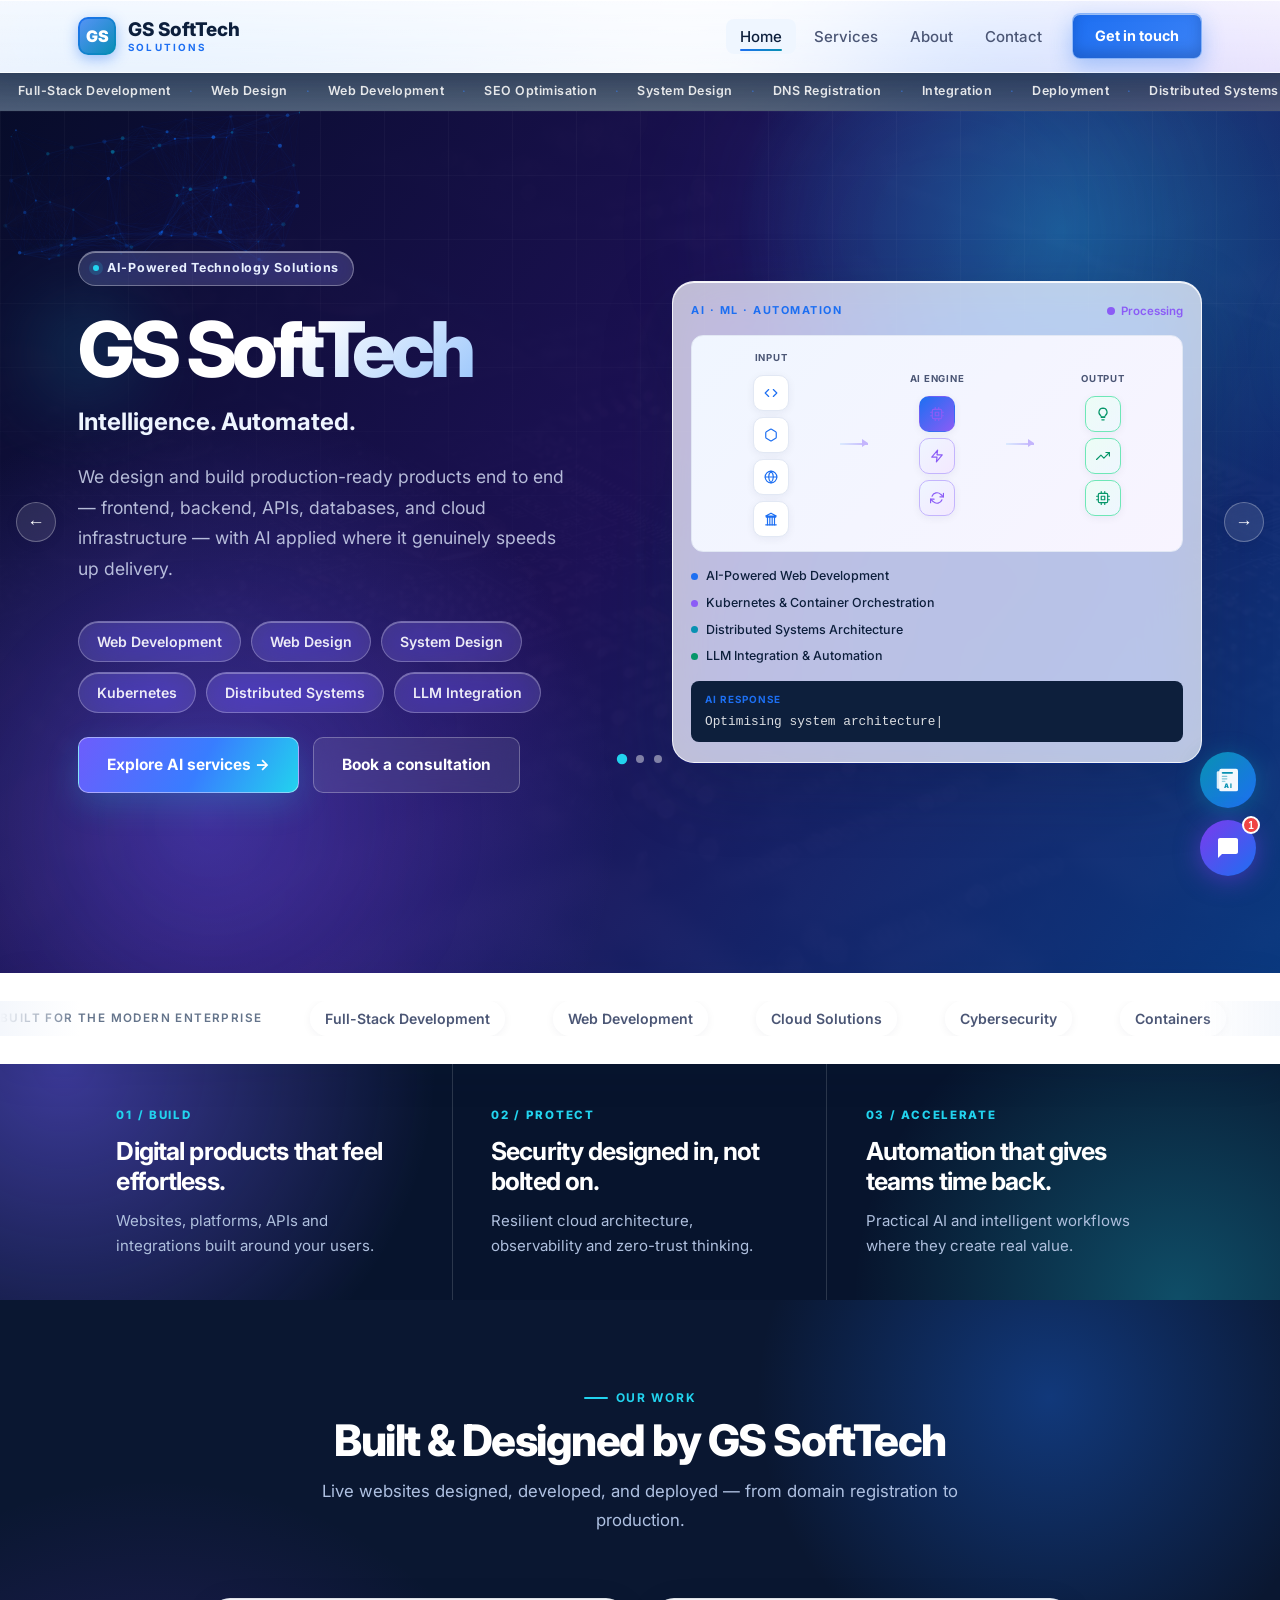
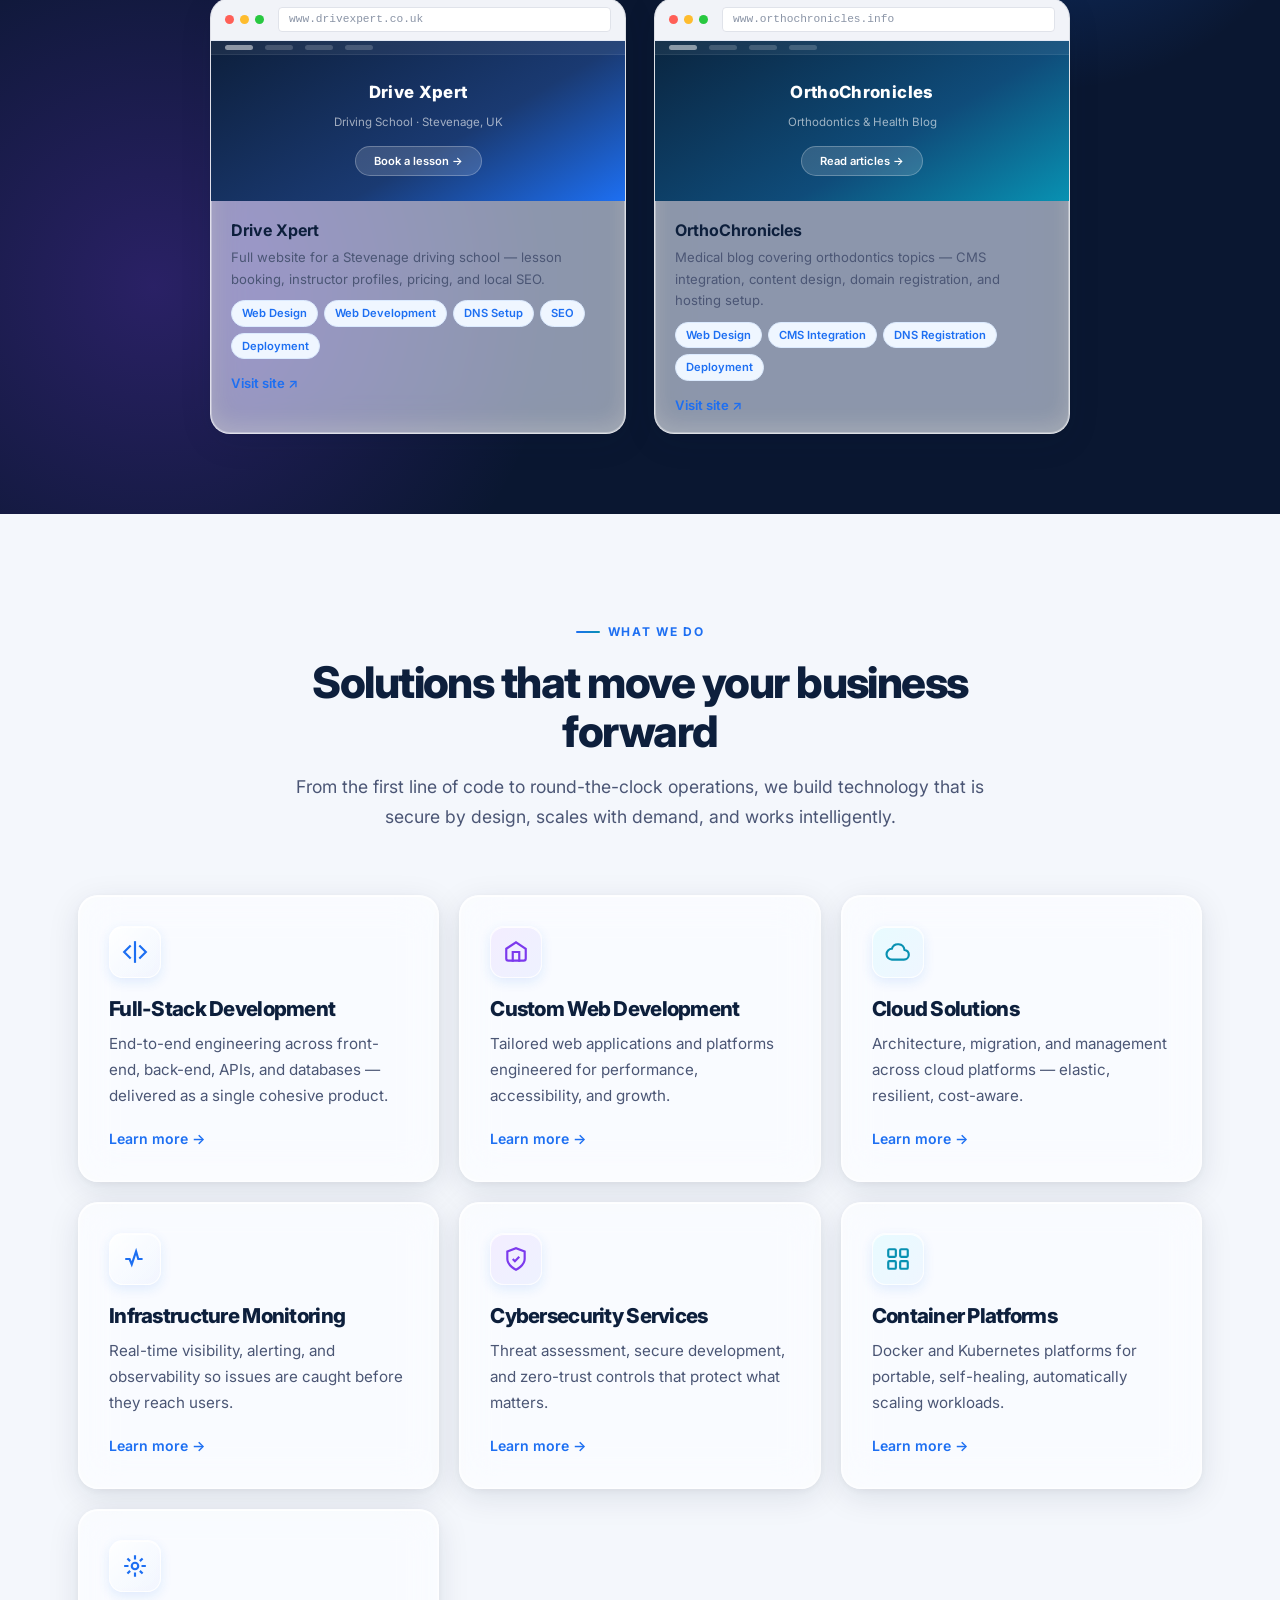
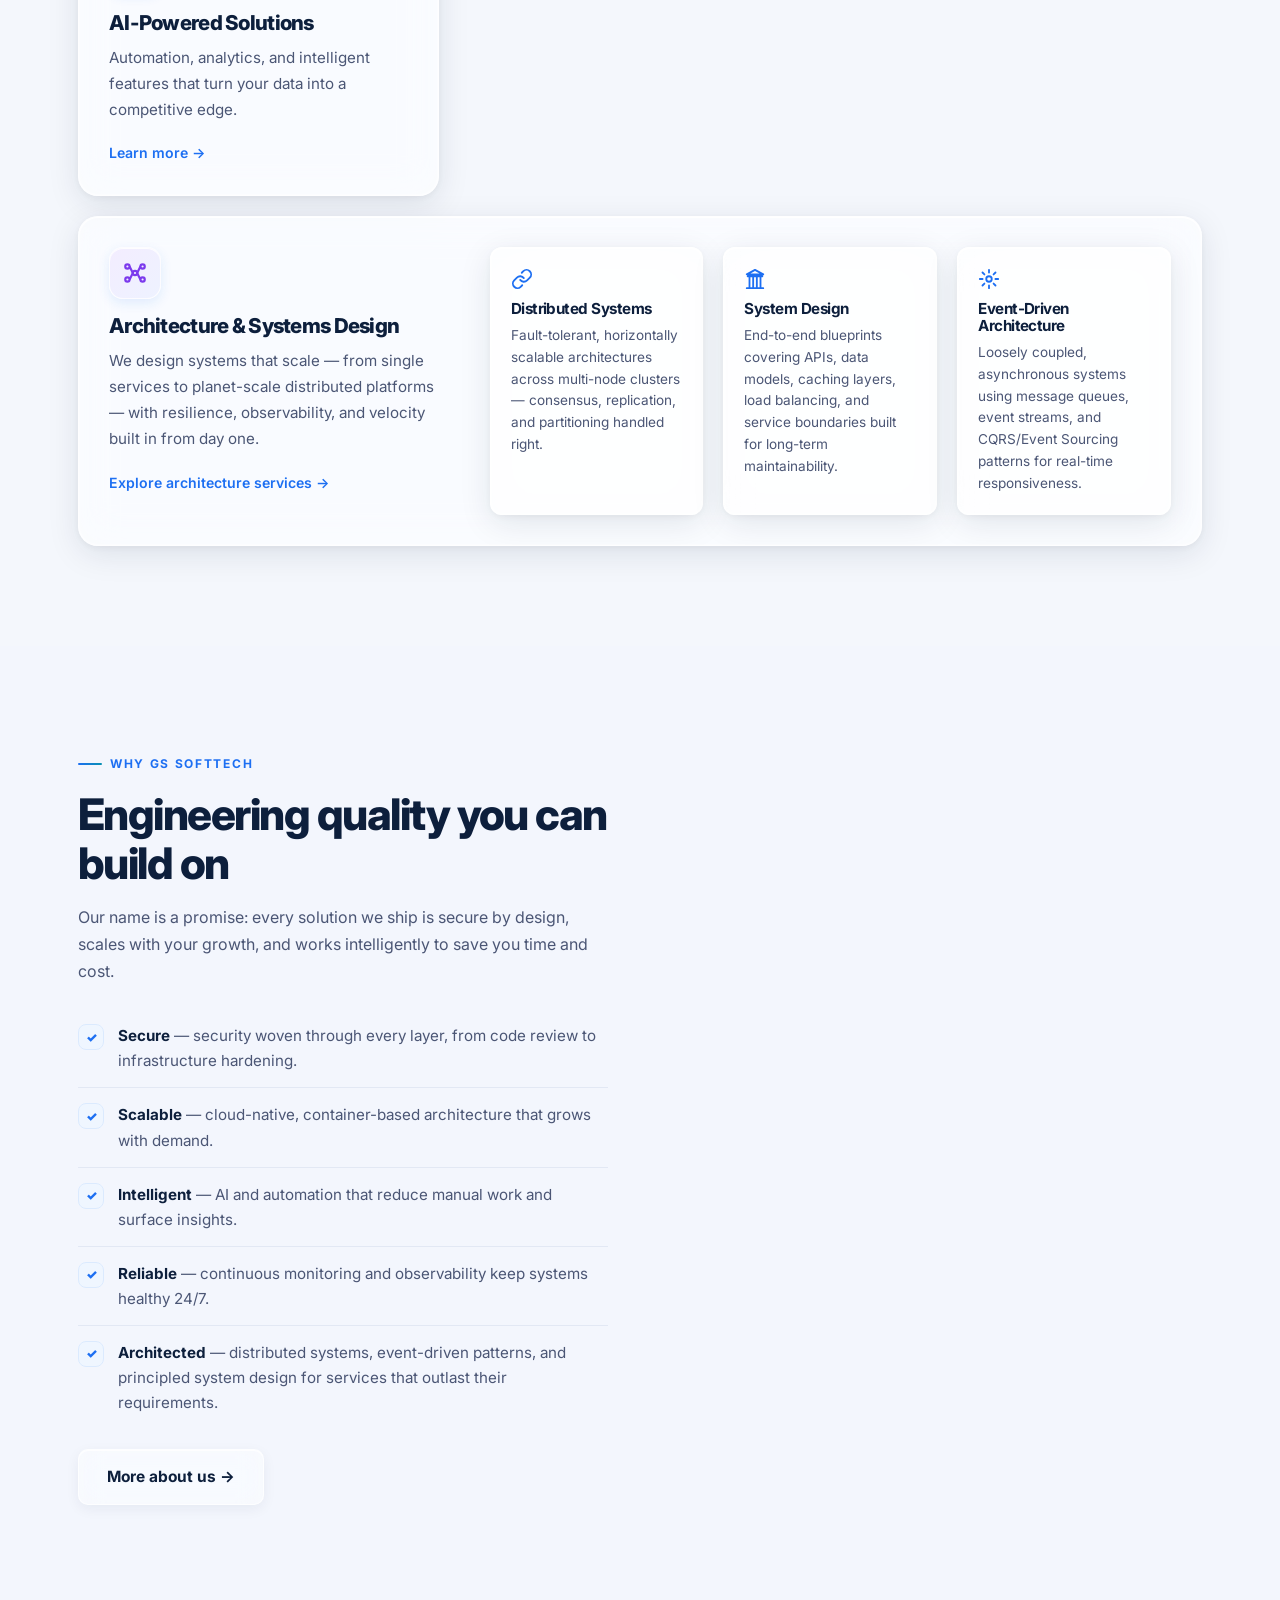
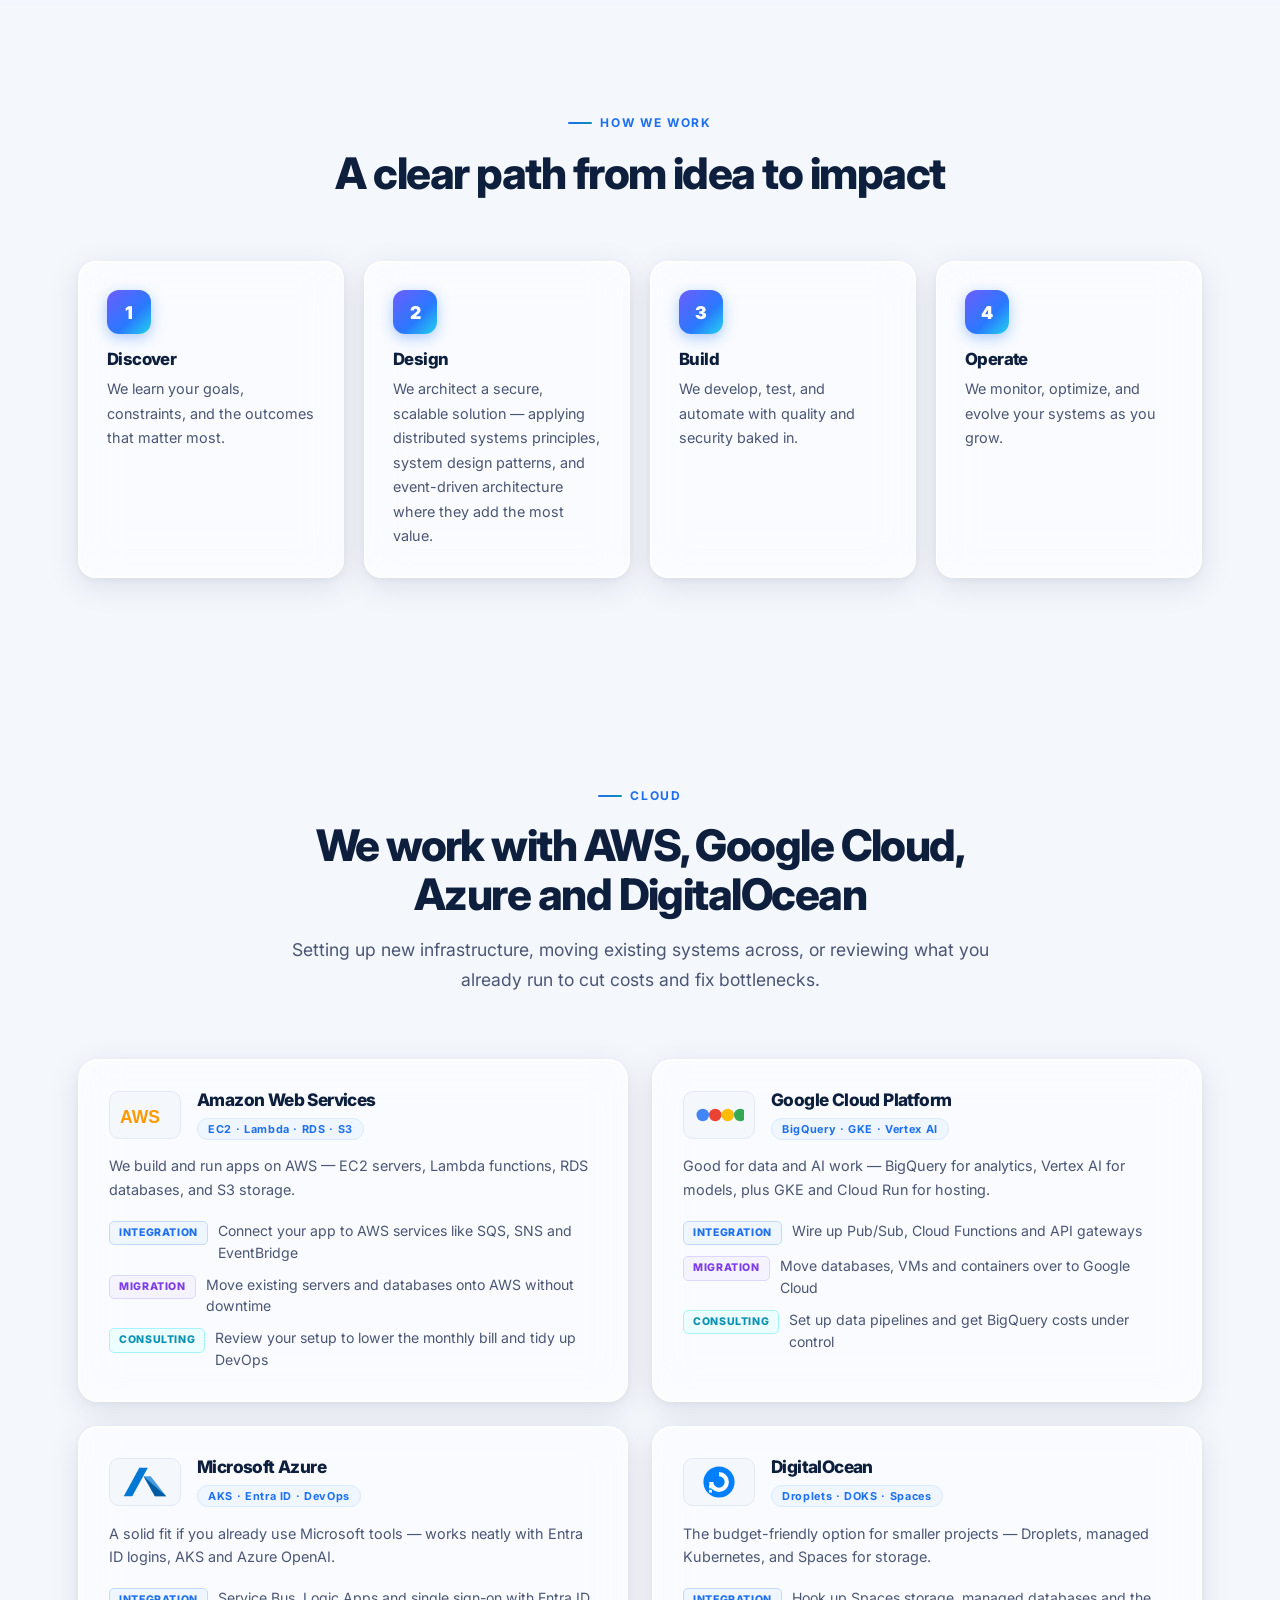
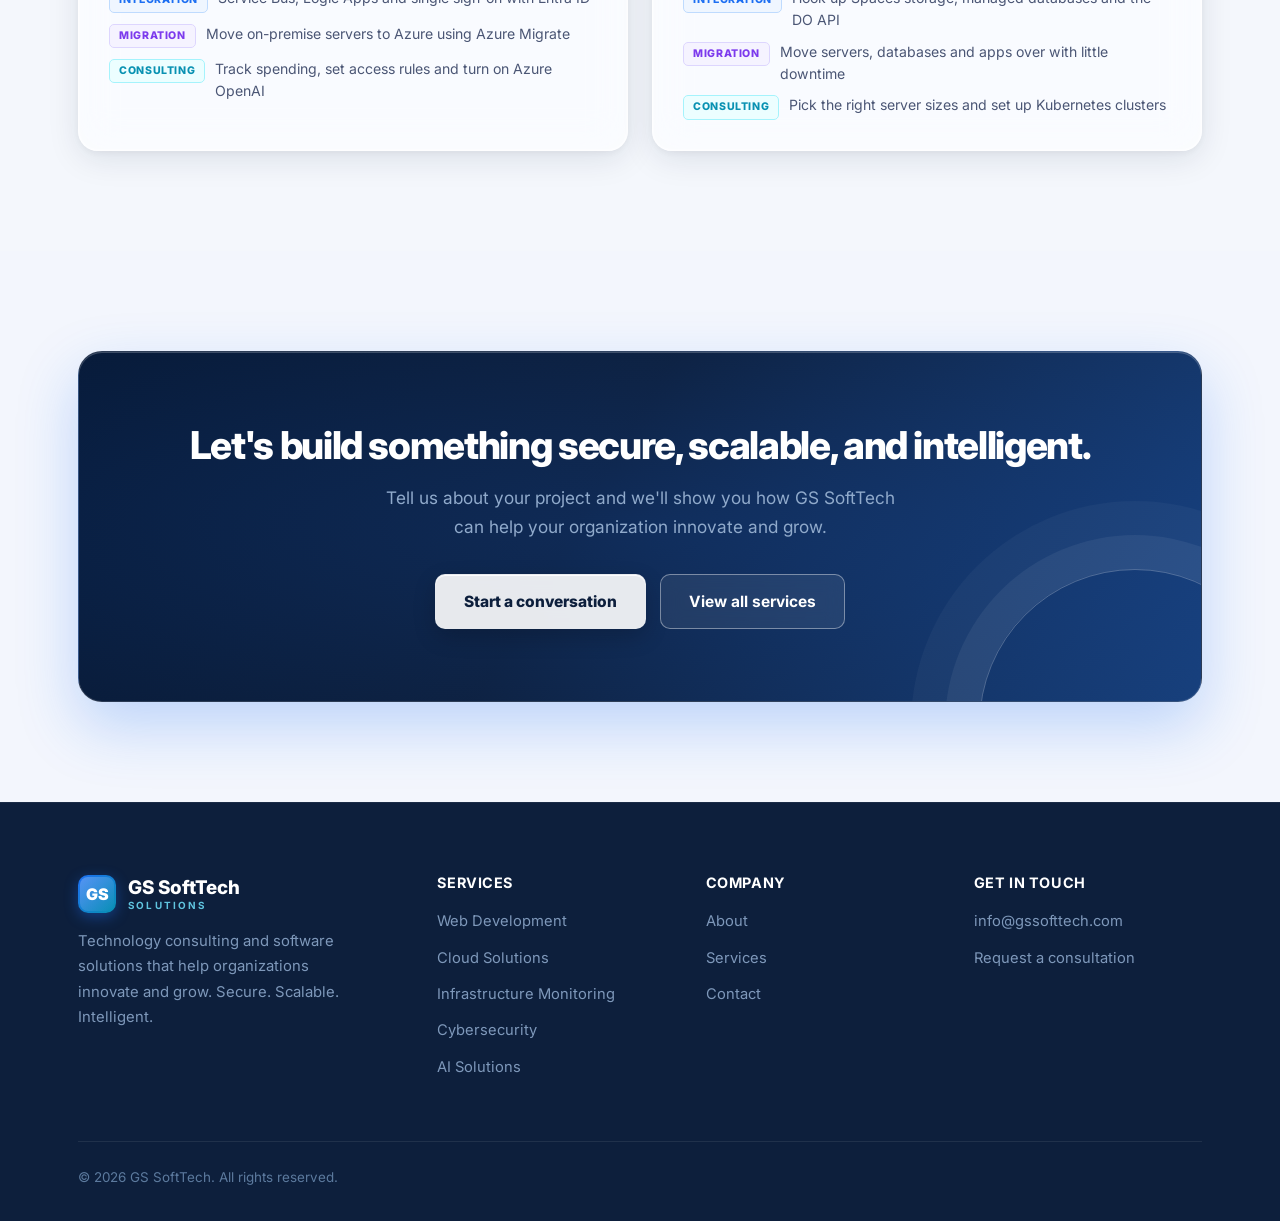
<file: index.html>
<!DOCTYPE html>
<html lang="en">
<head>
  <meta charset="UTF-8" />
  <meta name="viewport" content="width=device-width, initial-scale=1.0" />

  <!-- Primary SEO -->
  <title>GS SoftTech — Secure. Scalable. Intelligent. | Web, Cloud & AI Solutions</title>
  <meta name="description" content="GS SoftTech delivers custom web applications, cloud solutions, infrastructure monitoring, cybersecurity, Kubernetes, and AI-powered technology solutions tailored to your business needs." />
  <meta name="keywords" content="web development, cloud solutions, cybersecurity, Kubernetes, Docker, AI solutions, infrastructure monitoring, full-stack development, system design, distributed systems, GS SoftTech" />
  <meta name="author" content="GS SoftTech" />
  <meta name="robots" content="index, follow" />
  <link rel="canonical" href="https://gssofttech.com/" />

  <!-- Open Graph -->
  <meta property="og:type" content="website" />
  <meta property="og:site_name" content="GS SoftTech" />
  <meta property="og:title" content="GS SoftTech — Secure. Scalable. Intelligent." />
  <meta property="og:description" content="Custom web applications, cloud solutions, cybersecurity, Kubernetes, and AI-powered technology solutions. We build complete, production-ready products end-to-end." />
  <meta property="og:url" content="https://gssofttech.com/" />
  <meta property="og:image" content="https://gssofttech.com/assets/og-image.png" />
  <meta property="og:image:width" content="1200" />
  <meta property="og:image:height" content="630" />
  <meta property="og:locale" content="en_GB" />

  <!-- Twitter Card -->
  <meta name="twitter:card" content="summary_large_image" />
  <meta name="twitter:title" content="GS SoftTech — Secure. Scalable. Intelligent." />
  <meta name="twitter:description" content="Custom web applications, cloud solutions, cybersecurity, Kubernetes, and AI-powered technology solutions." />
  <meta name="twitter:image" content="https://gssofttech.com/assets/og-image.png" />

  <!-- Theme -->
  <meta name="theme-color" content="#1d6ff2" />

  <!-- JSON-LD: Organisation -->
  <script type="application/ld+json">
  {
    "@context": "https://schema.org",
    "@type": "Organization",
    "name": "GS SoftTech",
    "url": "https://gssofttech.com",
    "logo": "https://gssofttech.com/assets/logo.png",
    "description": "Technology consulting and software solutions — web development, cloud, cybersecurity, Kubernetes, and AI-powered systems.",
    "email": "info@gssofttech.com",
    "sameAs": [],
    "address": {
      "@type": "PostalAddress",
      "addressCountry": "GB"
    },
    "knowsAbout": ["Web Development","Cloud Computing","Cybersecurity","Kubernetes","Docker","AI Solutions","System Design","Distributed Systems"]
  }
  </script>

  <!-- JSON-LD: WebSite (enables Sitelinks search box) -->
  <script type="application/ld+json">
  {
    "@context": "https://schema.org",
    "@type": "WebSite",
    "name": "GS SoftTech",
    "url": "https://gssofttech.com"
  }
  </script>

  <!-- Google Analytics 4 -->
  <script async src="https://www.googletagmanager.com/gtag/js?id=G-J01YQ03M7Z"></script>
  <script>
    window.dataLayer = window.dataLayer || [];
    function gtag(){dataLayer.push(arguments);}
    gtag('js', new Date());
    gtag('config', 'G-J01YQ03M7Z');
  </script>

  <link rel="preconnect" href="https://fonts.googleapis.com" />
  <link rel="preconnect" href="https://fonts.gstatic.com" crossorigin />
  <link href="https://fonts.googleapis.com/css2?family=Inter:wght@400;500;600;700;800;900&display=swap" rel="stylesheet" />
  <link rel="stylesheet" href="styles.css" />
  <link rel="stylesheet" href="glass.css" />
</head>
<body>

<div id="scroll-progress"></div>

<!-- Header -->
<header class="site-header">
  <div class="container nav">
    <a href="index.html" class="brand">
      <span class="logo-mark">GS</span>
      <span class="brand-text">
        <span class="brand-name">GS SoftTech</span>
        <span class="brand-sub">Solutions</span>
      </span>
    </a>
    <ul class="nav-links" id="primary-navigation">
      <li><a href="index.html">Home</a></li>
      <li><a href="services.html">Services</a></li>
      <li><a href="about.html">About</a></li>
      <li><a href="contact.html">Contact</a></li>
      <li class="nav-cta"><a href="contact.html" class="btn btn-primary">Get in touch</a></li>
    </ul>
    <button class="nav-toggle" aria-label="Toggle menu" aria-expanded="false" aria-controls="primary-navigation"><span></span><span></span><span></span></button>
  </div>
</header>

<!-- Ticker Bar -->
<div class="ticker-bar">
  <div class="ticker-track">
    <span class="ticker-item">Full-Stack Development</span>
    <span class="ticker-sep">·</span>
    <span class="ticker-item">Web Design</span>
    <span class="ticker-sep">·</span>
    <span class="ticker-item">Web Development</span>
    <span class="ticker-sep">·</span>
    <span class="ticker-item">SEO Optimisation</span>
    <span class="ticker-sep">·</span>
    <span class="ticker-item">System Design</span>
    <span class="ticker-sep">·</span>
    <span class="ticker-item">DNS Registration</span>
    <span class="ticker-sep">·</span>
    <span class="ticker-item">Integration</span>
    <span class="ticker-sep">·</span>
    <span class="ticker-item">Deployment</span>
    <span class="ticker-sep">·</span>
    <span class="ticker-item">Distributed Systems</span>
    <span class="ticker-sep">·</span>
    <span class="ticker-item">Event-Driven Architecture</span>
    <span class="ticker-sep">·</span>
    <span class="ticker-item">Kubernetes</span>
    <span class="ticker-sep">·</span>
    <span class="ticker-item">Docker</span>
    <span class="ticker-sep">·</span>
    <span class="ticker-item">AI / ML</span>
    <span class="ticker-sep">·</span>
    <span class="ticker-item">Zero-Trust Security</span>
    <span class="ticker-sep">·</span>
    <span class="ticker-item">AWS · GCP · Azure</span>
    <span class="ticker-sep">·</span>
    <span class="ticker-item">Real-Time Observability</span>
    <span class="ticker-sep">·</span>
    <!-- duplicate for seamless loop -->
    <span class="ticker-item">Full-Stack Development</span>
    <span class="ticker-sep">·</span>
    <span class="ticker-item">Web Design</span>
    <span class="ticker-sep">·</span>
    <span class="ticker-item">Web Development</span>
    <span class="ticker-sep">·</span>
    <span class="ticker-item">SEO Optimisation</span>
    <span class="ticker-sep">·</span>
    <span class="ticker-item">System Design</span>
    <span class="ticker-sep">·</span>
    <span class="ticker-item">DNS Registration</span>
    <span class="ticker-sep">·</span>
    <span class="ticker-item">Integration</span>
    <span class="ticker-sep">·</span>
    <span class="ticker-item">Deployment</span>
    <span class="ticker-sep">·</span>
    <span class="ticker-item">Distributed Systems</span>
    <span class="ticker-sep">·</span>
    <span class="ticker-item">Event-Driven Architecture</span>
    <span class="ticker-sep">·</span>
    <span class="ticker-item">Kubernetes</span>
    <span class="ticker-sep">·</span>
    <span class="ticker-item">Docker</span>
    <span class="ticker-sep">·</span>
    <span class="ticker-item">AI / ML</span>
    <span class="ticker-sep">·</span>
    <span class="ticker-item">Zero-Trust Security</span>
    <span class="ticker-sep">·</span>
    <span class="ticker-item">AWS · GCP · Azure</span>
    <span class="ticker-sep">·</span>
    <span class="ticker-item">Real-Time Observability</span>
    <span class="ticker-sep">·</span>
  </div>
</div>

<!-- Hero -->
<section class="hero">
  <div class="hero-bg"></div>
  <canvas id="hero-canvas"></canvas>

  <div class="orb orb-1"></div>
  <div class="orb orb-2"></div>
  <div class="orb orb-3"></div>

  <!-- Slider -->
  <div class="hero-slider" id="heroSlider">

    <!-- ── Slide 1: AI Powered Solutions ── -->
    <div class="hero-slide">
      <div class="hero-grid">
        <div class="hero-copy">
          <div class="hero-badge"><span class="dot"></span>AI-Powered Technology Solutions</div>
          <h1>GS SoftTech</h1>
          <div class="tagline"><span>Intelligence. Automated.</span></div>
          <p class="lead">We design and build production-ready products end to end — frontend, backend, APIs, databases, and cloud infrastructure — with AI applied where it genuinely speeds up delivery.</p>
          <div class="slide1-skills">
            <div class="skill-pill">Web Development</div>
            <div class="skill-pill">Web Design</div>
            <div class="skill-pill">System Design</div>
            <div class="skill-pill">Kubernetes</div>
            <div class="skill-pill">Distributed Systems</div>
            <div class="skill-pill">LLM Integration</div>
          </div>
          <div class="hero-actions">
            <a href="services.html" class="btn btn-primary">Explore AI services →</a>
            <a href="contact.html" class="btn btn-ghost">Book a consultation</a>
          </div>
        </div>

        <div class="hero-visual">
          <div class="hero-card ai-card">
            <div class="ai-card-header">
              <span class="ai-label">AI · ML · Automation</span>
              <span class="ai-status"><span class="ai-pulse"></span>Processing</span>
            </div>

            <!-- Neural network visual -->
            <div class="nn-diagram">
              <!-- Input layer -->
              <div class="nn-layer">
                <div class="nn-label">Input</div>
                <div class="nn-nodes">
                  <div class="nn-node nn-input"><svg viewBox="0 0 24 24" fill="none" stroke="currentColor" stroke-width="2" stroke-linecap="round" stroke-linejoin="round" width="14" height="14"><polyline points="16 18 22 12 16 6"/><polyline points="8 6 2 12 8 18"/></svg></div>
                  <div class="nn-node nn-input"><svg viewBox="0 0 24 24" fill="none" stroke="currentColor" stroke-width="2" stroke-linecap="round" stroke-linejoin="round" width="14" height="14"><path d="M21 16V8a2 2 0 0 0-1-1.73l-7-4a2 2 0 0 0-2 0l-7 4A2 2 0 0 0 3 8v8a2 2 0 0 0 1 1.73l7 4a2 2 0 0 0 2 0l7-4A2 2 0 0 0 21 16z"/></svg></div>
                  <div class="nn-node nn-input"><svg viewBox="0 0 24 24" fill="none" stroke="currentColor" stroke-width="2" stroke-linecap="round" stroke-linejoin="round" width="14" height="14"><circle cx="12" cy="12" r="10"/><line x1="2" y1="12" x2="22" y2="12"/><path d="M12 2a15.3 15.3 0 0 1 4 10 15.3 15.3 0 0 1-4 10 15.3 15.3 0 0 1-4-10 15.3 15.3 0 0 1 4-10z"/></svg></div>
                  <div class="nn-node nn-input"><svg viewBox="0 0 24 24" fill="none" stroke="currentColor" stroke-width="2" stroke-linecap="round" stroke-linejoin="round" width="14" height="14"><path d="M3 22h18M4 9h16M12 2L3 7h18L12 2z"/><path d="M6 9v13M10 9v13M14 9v13M18 9v13"/></svg></div>
                </div>
              </div>

              <div class="nn-arrow-col">
                <div class="nn-flow-line"></div>
              </div>

              <!-- Hidden layer -->
              <div class="nn-layer">
                <div class="nn-label">AI Engine</div>
                <div class="nn-nodes">
                  <div class="nn-node nn-hidden active"><svg viewBox="0 0 24 24" fill="none" stroke="currentColor" stroke-width="2" stroke-linecap="round" stroke-linejoin="round" width="14" height="14"><rect x="4" y="4" width="16" height="16" rx="2"/><rect x="9" y="9" width="6" height="6"/><path d="M9 1v3M15 1v3M9 20v3M15 20v3M1 9h3M1 15h3M20 9h3M20 15h3"/></svg></div>
                  <div class="nn-node nn-hidden"><svg viewBox="0 0 24 24" fill="none" stroke="currentColor" stroke-width="2" stroke-linecap="round" stroke-linejoin="round" width="14" height="14"><polygon points="13 2 3 14 12 14 11 22 21 10 12 10 13 2"/></svg></div>
                  <div class="nn-node nn-hidden"><svg viewBox="0 0 24 24" fill="none" stroke="currentColor" stroke-width="2" stroke-linecap="round" stroke-linejoin="round" width="14" height="14"><polyline points="23 4 23 10 17 10"/><polyline points="1 20 1 14 7 14"/><path d="M3.51 9a9 9 0 0 1 14.85-3.36L23 10M1 14l4.64 4.36A9 9 0 0 0 20.49 15"/></svg></div>
                </div>
              </div>

              <div class="nn-arrow-col">
                <div class="nn-flow-line"></div>
              </div>

              <!-- Output layer -->
              <div class="nn-layer">
                <div class="nn-label">Output</div>
                <div class="nn-nodes">
                  <div class="nn-node nn-output"><svg viewBox="0 0 24 24" fill="none" stroke="currentColor" stroke-width="2" stroke-linecap="round" stroke-linejoin="round" width="14" height="14"><path d="M9 18h6M10 22h4M12 2a7 7 0 0 0-4 12.7c.6.5 1 1.4 1 2.3h6c0-.9.4-1.8 1-2.3A7 7 0 0 0 12 2z"/></svg></div>
                  <div class="nn-node nn-output"><svg viewBox="0 0 24 24" fill="none" stroke="currentColor" stroke-width="2" stroke-linecap="round" stroke-linejoin="round" width="14" height="14"><polyline points="23 6 13.5 15.5 8.5 10.5 1 18"/><polyline points="17 6 23 6 23 12"/></svg></div>
                  <div class="nn-node nn-output"><svg viewBox="0 0 24 24" fill="none" stroke="currentColor" stroke-width="2" stroke-linecap="round" stroke-linejoin="round" width="14" height="14"><rect x="4" y="4" width="16" height="16" rx="2"/><rect x="9" y="9" width="6" height="6"/><path d="M9 1v3M15 1v3M9 20v3M15 20v3M1 9h3M1 15h3M20 9h3M20 15h3"/></svg></div>
                </div>
              </div>
            </div>

            <!-- AI feature pills -->
            <div class="ai-features">
              <div class="ai-feat"><span class="ai-feat-dot" style="background:#1d6ff2"></span>AI-Powered Web Development</div>
              <div class="ai-feat"><span class="ai-feat-dot" style="background:#8b5cf6"></span>Kubernetes &amp; Container Orchestration</div>
              <div class="ai-feat"><span class="ai-feat-dot" style="background:#0891b2"></span>Distributed Systems Architecture</div>
              <div class="ai-feat"><span class="ai-feat-dot" style="background:#059669"></span>LLM Integration &amp; Automation</div>
            </div>

            <!-- Live output mockup -->
            <div class="ai-output">
              <div class="ai-output-label">AI Response</div>
              <div class="ai-output-text">Optimising system architecture<span class="ai-cursor">|</span></div>
            </div>
          </div>
        </div>
      </div>
    </div>

    <!-- ── Slide 2: Skills & Expertise ── -->
    <div class="hero-slide">
      <div class="hero-grid">
        <div class="hero-copy">
          <div class="hero-badge"><span class="dot"></span>Web Design · Development · Infrastructure</div>
          <h1>GS SoftTech</h1>
          <div class="tagline"><span>Design. Build. Deploy.</span></div>
          <p class="lead">End-to-end delivery — from UI design and SEO to DNS setup, cloud deployment, and third-party integrations.</p>
          <div class="slide1-skills">
            <div class="skill-pill">Web Design</div>
            <div class="skill-pill">Web Development</div>
            <div class="skill-pill">SEO</div>
            <div class="skill-pill">System Design</div>
            <div class="skill-pill">DNS Registration</div>
            <div class="skill-pill">Integration</div>
            <div class="skill-pill">Deployment</div>
          </div>
          <div class="hero-actions">
            <a href="services.html" class="btn btn-primary">View services →</a>
            <a href="contact.html" class="btn btn-ghost">Start a project</a>
          </div>
        </div>

        <div class="hero-visual">
          <div class="hero-card pipeline-card">
            <div class="pipeline-label">End-to-end project journey</div>
            <div class="pipeline-diagram">

              <div class="pipe-node pipe-node--top">
                <div class="pipe-icon-wrap" style="background:linear-gradient(135deg,#667eea,#764ba2)"><svg viewBox="0 0 24 24" fill="none" stroke="currentColor" stroke-width="2" stroke-linecap="round" stroke-linejoin="round" width="20" height="20"><path d="M12 19l7-7 3 3-7 7-3-3z"/><path d="M18 13l-1.5-7.5L2 2l3.5 14.5L13 18l5-5z"/><path d="M2 2l7.586 7.586"/><circle cx="11" cy="11" r="2"/></svg></div>
                <div class="pipe-text">
                  <strong>Web Design</strong>
                  <span>UI/UX · Branding · Responsive</span>
                </div>
              </div>

              <div class="pipe-connector"><div class="pipe-line"></div><div class="pipe-arrow">↓</div></div>

              <div class="pipe-row">
                <div class="pipe-node pipe-node--side">
                  <div class="pipe-icon-wrap" style="background:linear-gradient(135deg,#1d6ff2,#0891b2)"><svg viewBox="0 0 24 24" fill="none" stroke="currentColor" stroke-width="2" stroke-linecap="round" stroke-linejoin="round" width="20" height="20"><polyline points="16 18 22 12 16 6"/><polyline points="8 6 2 12 8 18"/></svg></div>
                  <div class="pipe-text">
                    <strong>Development</strong>
                    <span>HTML · CSS · JS</span>
                  </div>
                </div>
                <div class="pipe-mid">
                  <div class="pipe-mid-badge">
                    <span class="pipe-mid-icon"><svg viewBox="0 0 24 24" fill="none" stroke="currentColor" stroke-width="2" stroke-linecap="round" stroke-linejoin="round" width="14" height="14"><circle cx="11" cy="11" r="8"/><line x1="21" y1="21" x2="16.65" y2="16.65"/></svg></span>
                    <span>SEO</span>
                  </div>
                </div>
                <div class="pipe-node pipe-node--side">
                  <div class="pipe-icon-wrap" style="background:linear-gradient(135deg,#0d9488,#0891b2)"><svg viewBox="0 0 24 24" fill="none" stroke="currentColor" stroke-width="2" stroke-linecap="round" stroke-linejoin="round" width="20" height="20"><path d="M3 22h18M4 9h16M12 2L3 7h18L12 2z"/><path d="M6 9v13M10 9v13M14 9v13M18 9v13"/></svg></div>
                  <div class="pipe-text">
                    <strong>System Design</strong>
                    <span>Architecture · Scale</span>
                  </div>
                </div>
              </div>

              <div class="pipe-connector"><div class="pipe-line"></div><div class="pipe-arrow">↓</div></div>

              <div class="pipe-row">
                <div class="pipe-node pipe-node--side">
                  <div class="pipe-icon-wrap" style="background:linear-gradient(135deg,#f59e0b,#ef4444)"><svg viewBox="0 0 24 24" fill="none" stroke="currentColor" stroke-width="2" stroke-linecap="round" stroke-linejoin="round" width="20" height="20"><circle cx="12" cy="12" r="10"/><line x1="2" y1="12" x2="22" y2="12"/><path d="M12 2a15.3 15.3 0 0 1 4 10 15.3 15.3 0 0 1-4 10 15.3 15.3 0 0 1-4-10 15.3 15.3 0 0 1 4-10z"/></svg></div>
                  <div class="pipe-text">
                    <strong>DNS Setup</strong>
                    <span>Domain · SSL · CDN</span>
                  </div>
                </div>
                <div class="pipe-mid-line"></div>
                <div class="pipe-node pipe-node--side">
                  <div class="pipe-icon-wrap" style="background:linear-gradient(135deg,#8b5cf6,#ec4899)"><svg viewBox="0 0 24 24" fill="none" stroke="currentColor" stroke-width="2" stroke-linecap="round" stroke-linejoin="round" width="20" height="20"><path d="M10 13a5 5 0 0 0 7.54.54l3-3a5 5 0 0 0-7.07-7.07l-1.72 1.71"/><path d="M14 11a5 5 0 0 0-7.54-.54l-3 3a5 5 0 0 0 7.07 7.07l1.71-1.71"/></svg></div>
                  <div class="pipe-text">
                    <strong>Integration</strong>
                    <span>APIs · CMS · Analytics</span>
                  </div>
                </div>
              </div>

              <div class="pipe-connector"><div class="pipe-line"></div><div class="pipe-arrow">↓</div></div>

              <div class="pipe-node pipe-node--bottom">
                <div class="pipe-icon-wrap" style="background:linear-gradient(135deg,#059669,#10b981)"><svg viewBox="0 0 24 24" fill="none" stroke="currentColor" stroke-width="2" stroke-linecap="round" stroke-linejoin="round" width="20" height="20"><path d="M4.5 16.5c-1.5 1.26-2 5-2 5s3.74-.5 5-2c.71-.84.7-2.13-.09-2.91a2.18 2.18 0 0 0-2.91-.09z"/><path d="M12 15l-3-3a22 22 0 0 1 2-3.95A12.88 12.88 0 0 1 22 2c0 2.72-.78 7.5-6 11a22.35 22.35 0 0 1-4 2z"/><path d="M9 12H4s.55-3.03 2-4c1.62-1.08 5 0 5 0"/><path d="M12 15v5s3.03-.55 4-2c1.08-1.62 0-5 0-5"/></svg></div>
                <div class="pipe-text">
                  <strong>Deployment</strong>
                  <span>Cloud · CI/CD · Live</span>
                </div>
                <div class="pipe-live-badge">● LIVE</div>
              </div>

            </div>
          </div>
        </div>
      </div>
    </div>

    <!-- ── Slide 2: Tech Stack (original hero) ── -->
    <div class="hero-slide">
      <div class="hero-grid">
        <div class="hero-copy">
          <div class="hero-badge"><span class="dot"></span>Technology Consulting &amp; Software Solutions</div>
          <h1>GS SoftTech</h1>
          <div class="tagline"><span id="tagline-text">Secure. Scalable. Intelligent.</span></div>
          <p class="lead">We deliver custom web applications, cloud solutions, infrastructure monitoring, cybersecurity, container platforms, and AI-powered technology tailored to your business needs.</p>
          <div class="hero-actions">
            <a href="services.html" class="btn btn-primary">Explore services →</a>
            <a href="contact.html" class="btn btn-ghost">Book a consultation</a>
          </div>
          <div class="hero-stats">
            <div class="stat"><strong><span class="count" data-target="99.9" data-suffix="%">0</span></strong><span>Uptime focus</span></div>
            <div class="stat"><strong><span class="count" data-target="24" data-suffix="/7">0</span></strong><span>Monitoring</span></div>
            <div class="stat"><strong><span class="count" data-target="100" data-suffix="%">0</span></strong><span>Secure by design</span></div>
          </div>
        </div>

        <div class="hero-visual">
      <div class="hero-card tech-showcase">
        <div class="showcase-label">Powered by modern technology</div>

        <div class="chip-orbit">
          <!-- Centre core -->
          <div class="core-ring">
            <div class="core-icon">
              <svg viewBox="0 0 24 24" fill="none" stroke="currentColor" stroke-width="1.8" width="32" height="32"><circle cx="12" cy="12" r="3"/><path d="M12 2v4M12 18v4M2 12h4M18 12h4M5 5l2.5 2.5M16.5 16.5L19 19M19 5l-2.5 2.5M7.5 16.5L5 19"/></svg>
            </div>
            <span>GS Core</span>
          </div>

          <!-- Ring chips -->
          <div class="orbit-chip chip-1">
            <span class="chip-icon"><svg viewBox="0 0 24 24" fill="none" stroke="currentColor" stroke-width="2" stroke-linecap="round" stroke-linejoin="round" width="18" height="18"><path d="M21 16V8a2 2 0 0 0-1-1.73l-7-4a2 2 0 0 0-2 0l-7 4A2 2 0 0 0 3 8v8a2 2 0 0 0 1 1.73l7 4a2 2 0 0 0 2 0l7-4A2 2 0 0 0 21 16z"/></svg></span>
            <span class="chip-name">Kubernetes</span>
          </div>
          <div class="orbit-chip chip-2">
            <span class="chip-icon"><svg viewBox="0 0 24 24" fill="none" stroke="currentColor" stroke-width="2" stroke-linecap="round" stroke-linejoin="round" width="18" height="18"><path d="M21 16V8a2 2 0 0 0-1-1.73l-7-4a2 2 0 0 0-2 0l-7 4A2 2 0 0 0 3 8v8a2 2 0 0 0 1 1.73l7 4a2 2 0 0 0 2 0l7-4A2 2 0 0 0 21 16z"/><polyline points="3.27 6.96 12 12.01 20.73 6.96"/><line x1="12" y1="22.08" x2="12" y2="12"/></svg></span>
            <span class="chip-name">Docker</span>
          </div>
          <div class="orbit-chip chip-3">
            <span class="chip-icon"><svg viewBox="0 0 24 24" fill="none" stroke="currentColor" stroke-width="2" stroke-linecap="round" stroke-linejoin="round" width="18" height="18"><rect x="4" y="4" width="16" height="16" rx="2"/><rect x="9" y="9" width="6" height="6"/><path d="M9 1v3M15 1v3M9 20v3M15 20v3M1 9h3M1 15h3M20 9h3M20 15h3"/></svg></span>
            <span class="chip-name">AI / ML</span>
          </div>
          <div class="orbit-chip chip-4">
            <span class="chip-icon"><svg viewBox="0 0 24 24" fill="none" stroke="currentColor" stroke-width="2" stroke-linecap="round" stroke-linejoin="round" width="18" height="18"><polygon points="12 2 2 7 12 12 22 7 12 2"/><polyline points="2 17 12 22 22 17"/><polyline points="2 12 12 17 22 12"/></svg></span>
            <span class="chip-name">Terraform</span>
          </div>
          <div class="orbit-chip chip-5">
            <span class="chip-icon"><svg viewBox="0 0 24 24" fill="none" stroke="currentColor" stroke-width="2" stroke-linecap="round" stroke-linejoin="round" width="18" height="18"><rect x="3" y="11" width="18" height="11" rx="2"/><path d="M7 11V7a5 5 0 0 1 10 0v4"/></svg></span>
            <span class="chip-name">Security</span>
          </div>
          <div class="orbit-chip chip-6">
            <span class="chip-icon"><svg viewBox="0 0 24 24" fill="none" stroke="currentColor" stroke-width="2" stroke-linecap="round" stroke-linejoin="round" width="18" height="18"><circle cx="12" cy="12" r="3"/><path d="M12 2v3M12 19v3M2 12h3M19 12h3M4.9 4.9l2.1 2.1M17 17l2.1 2.1M19.1 4.9L17 7M7 17l-2.1 2.1"/></svg></span>
            <span class="chip-name">CI / CD</span>
          </div>

          <!-- SVG connector lines -->
          <svg class="orbit-lines" viewBox="0 0 360 360" xmlns="http://www.w3.org/2000/svg">
            <circle cx="180" cy="180" r="120" fill="none" stroke="rgba(41,121,255,0.15)" stroke-width="1" stroke-dasharray="4 6"/>
            <line x1="180" y1="180" x2="180" y2="60"  stroke="rgba(0,229,255,0.2)" stroke-width="1"/>
            <line x1="180" y1="180" x2="284" y2="120" stroke="rgba(0,229,255,0.2)" stroke-width="1"/>
            <line x1="180" y1="180" x2="284" y2="240" stroke="rgba(0,229,255,0.2)" stroke-width="1"/>
            <line x1="180" y1="180" x2="180" y2="300" stroke="rgba(0,229,255,0.2)" stroke-width="1"/>
            <line x1="180" y1="180" x2="76"  y2="240" stroke="rgba(0,229,255,0.2)" stroke-width="1"/>
            <line x1="180" y1="180" x2="76"  y2="120" stroke="rgba(0,229,255,0.2)" stroke-width="1"/>
          </svg>
        </div>

        <!-- Bottom tag row -->
        <div class="chip-tags">
          <span class="ctag">Distributed Systems</span>
          <span class="ctag">System Design</span>
          <span class="ctag">Event-Driven Architecture</span>
          <span class="ctag">Terraform</span>
          <span class="ctag">CI/CD</span>
          <span class="ctag">Zero-Trust</span>
          <span class="ctag">Monitoring</span>
        </div>
      </div>
    </div>
    </div><!-- /slide 2 -->
  </div><!-- /hero-slider -->

  <!-- Slide dots -->
  <div class="hero-dots">
    <button class="hero-dot active" data-slide="0" aria-label="Slide 1: AI Solutions"></button>
    <button class="hero-dot" data-slide="1" aria-label="Slide 2: Web Design"></button>
    <button class="hero-dot" data-slide="2" aria-label="Slide 3: Tech stack"></button>
  </div>

  <!-- Prev / Next arrows -->
  <button class="hero-arrow hero-prev" id="heroPrev" aria-label="Previous slide">&#8592;</button>
  <button class="hero-arrow hero-next" id="heroNext" aria-label="Next slide">&#8594;</button>

</section>

<!-- Trust bar -->
<div class="trust">
  <div class="trust-wrap">
    <div class="trust-scroll">
      <span class="trust-label">Built for the modern enterprise</span>
      <span class="trust-pill">Full-Stack Development</span>
      <span class="trust-pill">Web Development</span>
      <span class="trust-pill">Cloud Solutions</span>
      <span class="trust-pill">Cybersecurity</span>
      <span class="trust-pill">Containers</span>
      <span class="trust-pill">AI &amp; ML</span>
      <span class="trust-pill">Monitoring</span>
      <span class="trust-pill">Distributed Systems</span>
      <span class="trust-pill">System Design</span>
      <span class="trust-pill">Event-Driven Architecture</span>
      <!-- duplicate for seamless loop -->
      <span class="trust-label">Built for the modern enterprise</span>
      <span class="trust-pill">Full-Stack Development</span>
      <span class="trust-pill">Web Development</span>
      <span class="trust-pill">Cloud Solutions</span>
      <span class="trust-pill">Cybersecurity</span>
      <span class="trust-pill">Containers</span>
      <span class="trust-pill">AI &amp; ML</span>
      <span class="trust-pill">Monitoring</span>
      <span class="trust-pill">Distributed Systems</span>
      <span class="trust-pill">System Design</span>
      <span class="trust-pill">Event-Driven Architecture</span>
    </div>
  </div>
</div>

<!-- Outcomes strip -->
<section class="impact-strip" aria-label="GS SoftTech outcomes">
  <div class="container impact-grid">
    <div class="impact-item reveal">
      <span class="impact-kicker">01 / Build</span>
      <strong>Digital products that feel effortless.</strong>
      <span>Websites, platforms, APIs and integrations built around your users.</span>
    </div>
    <div class="impact-item reveal">
      <span class="impact-kicker">02 / Protect</span>
      <strong>Security designed in, not bolted on.</strong>
      <span>Resilient cloud architecture, observability and zero-trust thinking.</span>
    </div>
    <div class="impact-item reveal">
      <span class="impact-kicker">03 / Accelerate</span>
      <strong>Automation that gives teams time back.</strong>
      <span>Practical AI and intelligent workflows where they create real value.</span>
    </div>
  </div>
</section>

<!-- Our Work -->
<section class="our-work">
  <div class="container">
    <div class="section-head reveal">
      <span class="eyebrow section-label">Our Work</span>
      <h2>Built &amp; Designed by GS SoftTech</h2>
      <p class="section-sub">Live websites designed, developed, and deployed — from domain registration to production.</p>
    </div>
    <div class="work-grid reveal">

      <a href="https://www.drivexpert.co.uk/" target="_blank" rel="noopener" class="work-card">
        <div class="work-browser-bar">
          <span class="work-dot r"></span><span class="work-dot y"></span><span class="work-dot g"></span>
          <span class="work-url">www.drivexpert.co.uk</span>
        </div>
        <div class="work-preview drive">
          <div class="work-preview-nav">
            <span class="act"></span><span></span><span></span><span></span>
          </div>
          <div class="work-preview-body">
            <div class="work-preview-title">Drive Xpert</div>
            <div class="work-preview-sub">Driving School · Stevenage, UK</div>
            <div class="work-preview-cta">Book a lesson →</div>
          </div>
        </div>
        <div class="work-info">
          <div class="work-title">Drive Xpert</div>
          <div class="work-desc">Full website for a Stevenage driving school — lesson booking, instructor profiles, pricing, and local SEO.</div>
          <div class="work-tag-row">
            <span class="work-tag">Web Design</span>
            <span class="work-tag">Web Development</span>
            <span class="work-tag">DNS Setup</span>
            <span class="work-tag">SEO</span>
            <span class="work-tag">Deployment</span>
          </div>
          <div class="work-visit">Visit site ↗</div>
        </div>
      </a>

      <a href="https://www.orthochronicles.info/" target="_blank" rel="noopener" class="work-card">
        <div class="work-browser-bar">
          <span class="work-dot r"></span><span class="work-dot y"></span><span class="work-dot g"></span>
          <span class="work-url">www.orthochronicles.info</span>
        </div>
        <div class="work-preview ortho">
          <div class="work-preview-nav">
            <span class="act"></span><span></span><span></span><span></span>
          </div>
          <div class="work-preview-body">
            <div class="work-preview-title">OrthoChronicles</div>
            <div class="work-preview-sub">Orthodontics &amp; Health Blog</div>
            <div class="work-preview-cta">Read articles →</div>
          </div>
        </div>
        <div class="work-info">
          <div class="work-title">OrthoChronicles</div>
          <div class="work-desc">Medical blog covering orthodontics topics — CMS integration, content design, domain registration, and hosting setup.</div>
          <div class="work-tag-row">
            <span class="work-tag">Web Design</span>
            <span class="work-tag">CMS Integration</span>
            <span class="work-tag">DNS Registration</span>
            <span class="work-tag">Deployment</span>
          </div>
          <div class="work-visit">Visit site ↗</div>
        </div>
      </a>

    </div>
  </div>
</section>

<!-- Services -->
<section class="bg-alt">
  <div class="container">
    <div class="section-head reveal">
      <span class="eyebrow">What we do</span>
      <h2>Solutions that move your business forward</h2>
      <p>From the first line of code to round-the-clock operations, we build technology that is secure by design, scales with demand, and works intelligently.</p>
    </div>
    <div class="grid-3">
      <div class="card reveal">
        <div class="icon"><svg viewBox="0 0 24 24" fill="none" stroke="currentColor" stroke-width="2"><polyline points="16 18 22 12 16 6"/><polyline points="8 6 2 12 8 18"/><line x1="12" y1="2" x2="12" y2="22"/></svg></div>
        <h3>Full-Stack Development</h3>
        <p>End-to-end engineering across front-end, back-end, APIs, and databases — delivered as a single cohesive product.</p>
        <a class="more" href="services.html#web">Learn more →</a>
      </div>
      <div class="card reveal">
        <div class="icon"><svg viewBox="0 0 24 24" fill="none" stroke="currentColor" stroke-width="2"><path d="M3 9l9-6 9 6v9a2 2 0 0 1-2 2H5a2 2 0 0 1-2-2z"/><path d="M9 21V12h6v9"/></svg></div>
        <h3>Custom Web Development</h3>
        <p>Tailored web applications and platforms engineered for performance, accessibility, and growth.</p>
        <a class="more" href="services.html#web">Learn more →</a>
      </div>
      <div class="card reveal">
        <div class="icon"><svg viewBox="0 0 24 24" fill="none" stroke="currentColor" stroke-width="2"><path d="M17.5 19a4.5 4.5 0 0 0 .5-8.97A6 6 0 0 0 6.34 9 4.5 4.5 0 0 0 6.5 19z"/></svg></div>
        <h3>Cloud Solutions</h3>
        <p>Architecture, migration, and management across cloud platforms — elastic, resilient, cost-aware.</p>
        <a class="more" href="services.html#cloud">Learn more →</a>
      </div>
      <div class="card reveal">
        <div class="icon"><svg viewBox="0 0 24 24" fill="none" stroke="currentColor" stroke-width="2"><path d="M3 12h4l2 5 4-12 2 7h4"/></svg></div>
        <h3>Infrastructure Monitoring</h3>
        <p>Real-time visibility, alerting, and observability so issues are caught before they reach users.</p>
        <a class="more" href="services.html#monitoring">Learn more →</a>
      </div>
      <div class="card reveal">
        <div class="icon"><svg viewBox="0 0 24 24" fill="none" stroke="currentColor" stroke-width="2"><path d="M12 22s8-4 8-10V5l-8-3-8 3v7c0 6 8 10 8 10z"/><path d="M9 12l2 2 4-4"/></svg></div>
        <h3>Cybersecurity Services</h3>
        <p>Threat assessment, secure development, and zero-trust controls that protect what matters.</p>
        <a class="more" href="services.html#security">Learn more →</a>
      </div>
      <div class="card reveal">
        <div class="icon"><svg viewBox="0 0 24 24" fill="none" stroke="currentColor" stroke-width="2"><rect x="3" y="3" width="7" height="7" rx="1"/><rect x="14" y="3" width="7" height="7" rx="1"/><rect x="3" y="14" width="7" height="7" rx="1"/><rect x="14" y="14" width="7" height="7" rx="1"/></svg></div>
        <h3>Container Platforms</h3>
        <p>Docker and Kubernetes platforms for portable, self-healing, automatically scaling workloads.</p>
        <a class="more" href="services.html#containers">Learn more →</a>
      </div>
      <div class="card reveal">
        <div class="icon"><svg viewBox="0 0 24 24" fill="none" stroke="currentColor" stroke-width="2"><circle cx="12" cy="12" r="3"/><path d="M12 2v4M12 18v4M2 12h4M18 12h4M5 5l2.5 2.5M16.5 16.5L19 19M19 5l-2.5 2.5M7.5 16.5L5 19"/></svg></div>
        <h3>AI-Powered Solutions</h3>
        <p>Automation, analytics, and intelligent features that turn your data into a competitive edge.</p>
        <a class="more" href="services.html#ai">Learn more →</a>
      </div>
      <div class="card reveal" style="grid-column: 1 / -1;">
        <div class="arch-card-inner">
          <div class="arch-left">
            <div class="icon"><svg viewBox="0 0 24 24" fill="none" stroke="currentColor" stroke-width="2"><circle cx="5" cy="6" r="2"/><circle cx="19" cy="6" r="2"/><circle cx="5" cy="18" r="2"/><circle cx="19" cy="18" r="2"/><circle cx="12" cy="12" r="2"/><line x1="7" y1="6" x2="10" y2="12"/><line x1="17" y1="6" x2="14" y2="12"/><line x1="7" y1="18" x2="10" y2="12"/><line x1="17" y1="18" x2="14" y2="12"/></svg></div>
            <h3>Architecture &amp; Systems Design</h3>
            <p>We design systems that scale — from single services to planet-scale distributed platforms — with resilience, observability, and velocity built in from day one.</p>
            <a class="more" href="services.html#architecture">Explore architecture services →</a>
          </div>
          <div class="arch-pillars">
            <div class="arch-pillar">
              <span class="arch-pill-icon"><svg viewBox="0 0 24 24" fill="none" stroke="currentColor" stroke-width="2" stroke-linecap="round" stroke-linejoin="round" width="22" height="22"><path d="M10 13a5 5 0 0 0 7.54.54l3-3a5 5 0 0 0-7.07-7.07l-1.72 1.71"/><path d="M14 11a5 5 0 0 0-7.54-.54l-3 3a5 5 0 0 0 7.07 7.07l1.71-1.71"/></svg></span>
              <h4>Distributed Systems</h4>
              <p>Fault-tolerant, horizontally scalable architectures across multi-node clusters — consensus, replication, and partitioning handled right.</p>
            </div>
            <div class="arch-pillar">
              <span class="arch-pill-icon"><svg viewBox="0 0 24 24" fill="none" stroke="currentColor" stroke-width="2" stroke-linecap="round" stroke-linejoin="round" width="22" height="22"><path d="M3 22h18M4 9h16M12 2L3 7h18L12 2z"/><path d="M6 9v13M10 9v13M14 9v13M18 9v13"/></svg></span>
              <h4>System Design</h4>
              <p>End-to-end blueprints covering APIs, data models, caching layers, load balancing, and service boundaries built for long-term maintainability.</p>
            </div>
            <div class="arch-pillar">
              <span class="arch-pill-icon"><svg viewBox="0 0 24 24" fill="none" stroke="currentColor" stroke-width="2" stroke-linecap="round" stroke-linejoin="round" width="22" height="22"><circle cx="12" cy="12" r="3"/><path d="M12 2v3M12 19v3M2 12h3M19 12h3M4.9 4.9l2.1 2.1M17 17l2.1 2.1M19.1 4.9L17 7M7 17l-2.1 2.1"/></svg></span>
              <h4>Event-Driven Architecture</h4>
              <p>Loosely coupled, asynchronous systems using message queues, event streams, and CQRS/Event Sourcing patterns for real-time responsiveness.</p>
            </div>
          </div>
        </div>
      </div>
    </div>
  </div>
</section>

<!-- Why us -->
<section>
  <div class="container split">
    <div class="reveal-left">
      <span class="eyebrow">Why GS SoftTech</span>
      <h2>Engineering quality you can build on</h2>
      <p>Our name is a promise: every solution we ship is secure by design, scales with your growth, and works intelligently to save you time and cost.</p>
      <ul class="feature-list">
        <li><span class="tick">✓</span><span><strong>Secure</strong> — security woven through every layer, from code review to infrastructure hardening.</span></li>
        <li><span class="tick">✓</span><span><strong>Scalable</strong> — cloud-native, container-based architecture that grows with demand.</span></li>
        <li><span class="tick">✓</span><span><strong>Intelligent</strong> — AI and automation that reduce manual work and surface insights.</span></li>
        <li><span class="tick">✓</span><span><strong>Reliable</strong> — continuous monitoring and observability keep systems healthy 24/7.</span></li>
        <li><span class="tick">✓</span><span><strong>Architected</strong> — distributed systems, event-driven patterns, and principled system design for services that outlast their requirements.</span></li>
      </ul>
      <a href="about.html" class="btn btn-ghost" style="margin-top:20px">More about us →</a>
    </div>
    <div class="media-box reveal-right">
      <div class="metric-item">
        <span class="m-label">System uptime</span>
        <span class="m-val">99.9%</span>
      </div>
      <div class="metric-item">
        <span class="m-label">Deployment automation</span>
        <div class="m-bar-wrap"><div class="m-bar"><i style="width:92%"></i></div><span class="m-val">92%</span></div>
      </div>
      <div class="metric-item">
        <span class="m-label">Security coverage</span>
        <div class="m-bar-wrap"><div class="m-bar"><i style="width:97%"></i></div><span class="m-val">97%</span></div>
      </div>
      <div class="metric-item">
        <span class="m-label">Mean time to detect</span>
        <span class="m-val">&lt; 2 min</span>
      </div>
      <div class="metric-item">
        <span class="m-label">Auto-scaling response</span>
        <span class="m-val">Real-time</span>
      </div>
    </div>
  </div>
</section>

<!-- How we work -->
<section class="bg-alt">
  <div class="container">
    <div class="section-head reveal">
      <span class="eyebrow">How we work</span>
      <h2>A clear path from idea to impact</h2>
    </div>
    <div class="steps">
      <div class="step reveal"><div class="num">1</div><h3>Discover</h3><p>We learn your goals, constraints, and the outcomes that matter most.</p></div>
      <div class="step reveal"><div class="num">2</div><h3>Design</h3><p>We architect a secure, scalable solution — applying distributed systems principles, system design patterns, and event-driven architecture where they add the most value.</p></div>
      <div class="step reveal"><div class="num">3</div><h3>Build</h3><p>We develop, test, and automate with quality and security baked in.</p></div>
      <div class="step reveal"><div class="num">4</div><h3>Operate</h3><p>We monitor, optimize, and evolve your systems as you grow.</p></div>
    </div>
  </div>
</section>

<!-- Cloud Providers -->
<section class="bg-alt">
  <div class="container">
    <div class="section-head reveal">
      <span class="eyebrow">Cloud</span>
      <h2>We work with AWS, Google Cloud, Azure and DigitalOcean</h2>
      <p>Setting up new infrastructure, moving existing systems across, or reviewing what you already run to cut costs and fix bottlenecks.</p>
    </div>
    <div class="cloud-grid">

      <!-- AWS -->
      <div class="cloud-card reveal">
        <div class="cloud-header">
          <div class="cloud-logo cloud-logo-aws">
            <svg viewBox="0 0 80 48" fill="none" xmlns="http://www.w3.org/2000/svg">
              <text x="0" y="36" font-family="Arial Black,sans-serif" font-weight="900" font-size="28" fill="#FF9900">AWS</text>
            </svg>
          </div>
          <div class="cloud-meta">
            <h3>Amazon Web Services</h3>
            <span class="cloud-badge">EC2 · Lambda · RDS · S3</span>
          </div>
        </div>
        <p class="cloud-desc">We build and run apps on AWS — EC2 servers, Lambda functions, RDS databases, and S3 storage.</p>
        <ul class="cloud-services">
          <li><span class="cs-tag cs-integration">Integration</span>Connect your app to AWS services like SQS, SNS and EventBridge</li>
          <li><span class="cs-tag cs-migration">Migration</span>Move existing servers and databases onto AWS without downtime</li>
          <li><span class="cs-tag cs-consulting">Consulting</span>Review your setup to lower the monthly bill and tidy up DevOps</li>
        </ul>
      </div>

      <!-- GCP -->
      <div class="cloud-card reveal">
        <div class="cloud-header">
          <div class="cloud-logo cloud-logo-gcp">
            <svg viewBox="0 0 80 48" xmlns="http://www.w3.org/2000/svg">
              <circle cx="14" cy="24" r="10" fill="#4285F4"/>
              <circle cx="34" cy="24" r="10" fill="#EA4335"/>
              <circle cx="54" cy="24" r="10" fill="#FBBC05"/>
              <circle cx="74" cy="24" r="10" fill="#34A853"/>
            </svg>
          </div>
          <div class="cloud-meta">
            <h3>Google Cloud Platform</h3>
            <span class="cloud-badge">BigQuery · GKE · Vertex AI</span>
          </div>
        </div>
        <p class="cloud-desc">Good for data and AI work — BigQuery for analytics, Vertex AI for models, plus GKE and Cloud Run for hosting.</p>
        <ul class="cloud-services">
          <li><span class="cs-tag cs-integration">Integration</span>Wire up Pub/Sub, Cloud Functions and API gateways</li>
          <li><span class="cs-tag cs-migration">Migration</span>Move databases, VMs and containers over to Google Cloud</li>
          <li><span class="cs-tag cs-consulting">Consulting</span>Set up data pipelines and get BigQuery costs under control</li>
        </ul>
      </div>

      <!-- Azure -->
      <div class="cloud-card reveal">
        <div class="cloud-header">
          <div class="cloud-logo cloud-logo-azure">
            <svg viewBox="0 0 60 48" xmlns="http://www.w3.org/2000/svg">
              <polygon points="22,4 0,44 12,44 34,4" fill="#0078D4"/>
              <polygon points="28,16 44,44 60,44 38,16" fill="#0078D4" opacity=".7"/>
              <polygon points="28,16 60,44 44,44" fill="#005BA1"/>
            </svg>
          </div>
          <div class="cloud-meta">
            <h3>Microsoft Azure</h3>
            <span class="cloud-badge">AKS · Entra ID · DevOps</span>
          </div>
        </div>
        <p class="cloud-desc">A solid fit if you already use Microsoft tools — works neatly with Entra ID logins, AKS and Azure OpenAI.</p>
        <ul class="cloud-services">
          <li><span class="cs-tag cs-integration">Integration</span>Service Bus, Logic Apps and single sign-on with Entra ID</li>
          <li><span class="cs-tag cs-migration">Migration</span>Move on-premise servers to Azure using Azure Migrate</li>
          <li><span class="cs-tag cs-consulting">Consulting</span>Track spending, set access rules and turn on Azure OpenAI</li>
        </ul>
      </div>

      <!-- DigitalOcean -->
      <div class="cloud-card reveal">
        <div class="cloud-header">
          <div class="cloud-logo cloud-logo-do">
            <svg viewBox="0 0 48 48" xmlns="http://www.w3.org/2000/svg">
              <circle cx="24" cy="24" r="22" fill="#0080FF"/>
              <path d="M24 10 A14 14 0 1 1 10 24 H16 A8 8 0 1 0 24 16 Z" fill="white"/>
              <rect x="10" y="28" width="6" height="5" fill="white"/>
              <rect x="10" y="35" width="4" height="4" fill="white"/>
            </svg>
          </div>
          <div class="cloud-meta">
            <h3>DigitalOcean</h3>
            <span class="cloud-badge">Droplets · DOKS · Spaces</span>
          </div>
        </div>
        <p class="cloud-desc">The budget-friendly option for smaller projects — Droplets, managed Kubernetes, and Spaces for storage.</p>
        <ul class="cloud-services">
          <li><span class="cs-tag cs-integration">Integration</span>Hook up Spaces storage, managed databases and the DO API</li>
          <li><span class="cs-tag cs-migration">Migration</span>Move servers, databases and apps over with little downtime</li>
          <li><span class="cs-tag cs-consulting">Consulting</span>Pick the right server sizes and set up Kubernetes clusters</li>
        </ul>
      </div>

    </div>
  </div>
</section>

<!-- CTA -->
<section>
  <div class="container">
    <div class="cta-band reveal">
      <h2>Let's build something secure, scalable, and intelligent.</h2>
      <p>Tell us about your project and we'll show you how GS SoftTech can help your organization innovate and grow.</p>
      <div class="cta-actions">
        <a href="contact.html" class="btn btn-light">Start a conversation</a>
        <a href="services.html" class="btn btn-outline-light">View all services</a>
      </div>
    </div>
  </div>
</section>

<!-- Footer -->
<footer class="site-footer">
  <div class="container">
    <div class="footer-grid">
      <div>
        <a href="index.html" class="brand">
          <span class="logo-mark">GS</span>
          <span class="brand-text"><span class="brand-name">GS SoftTech</span><span class="brand-sub">Solutions</span></span>
        </a>
        <p>Technology consulting and software solutions that help organizations innovate and grow. Secure. Scalable. Intelligent.</p>
      </div>
      <div class="footer-col">
        <h4>Services</h4>
        <ul>
          <li><a href="services.html#web">Web Development</a></li>
          <li><a href="services.html#cloud">Cloud Solutions</a></li>
          <li><a href="services.html#monitoring">Infrastructure Monitoring</a></li>
          <li><a href="services.html#security">Cybersecurity</a></li>
          <li><a href="services.html#ai">AI Solutions</a></li>
        </ul>
      </div>
      <div class="footer-col">
        <h4>Company</h4>
        <ul>
          <li><a href="about.html">About</a></li>
          <li><a href="services.html">Services</a></li>
          <li><a href="contact.html">Contact</a></li>
        </ul>
      </div>
      <div class="footer-col">
        <h4>Get in touch</h4>
        <ul>
          <li><a href="mailto:info@gssofttech.com">info@gssofttech.com</a></li>
          <li><a href="contact.html">Request a consultation</a></li>
        </ul>
      </div>
    </div>
    <div class="footer-bottom">
      <p>© <span data-year>2026</span> GS SoftTech. All rights reserved.</p>
      </div>
  </div>
</footer>

<script src="script.js"></script>
<script src="chatbot.js"></script>
<script src="newsbot.js"></script>
</body>
</html>
</file>
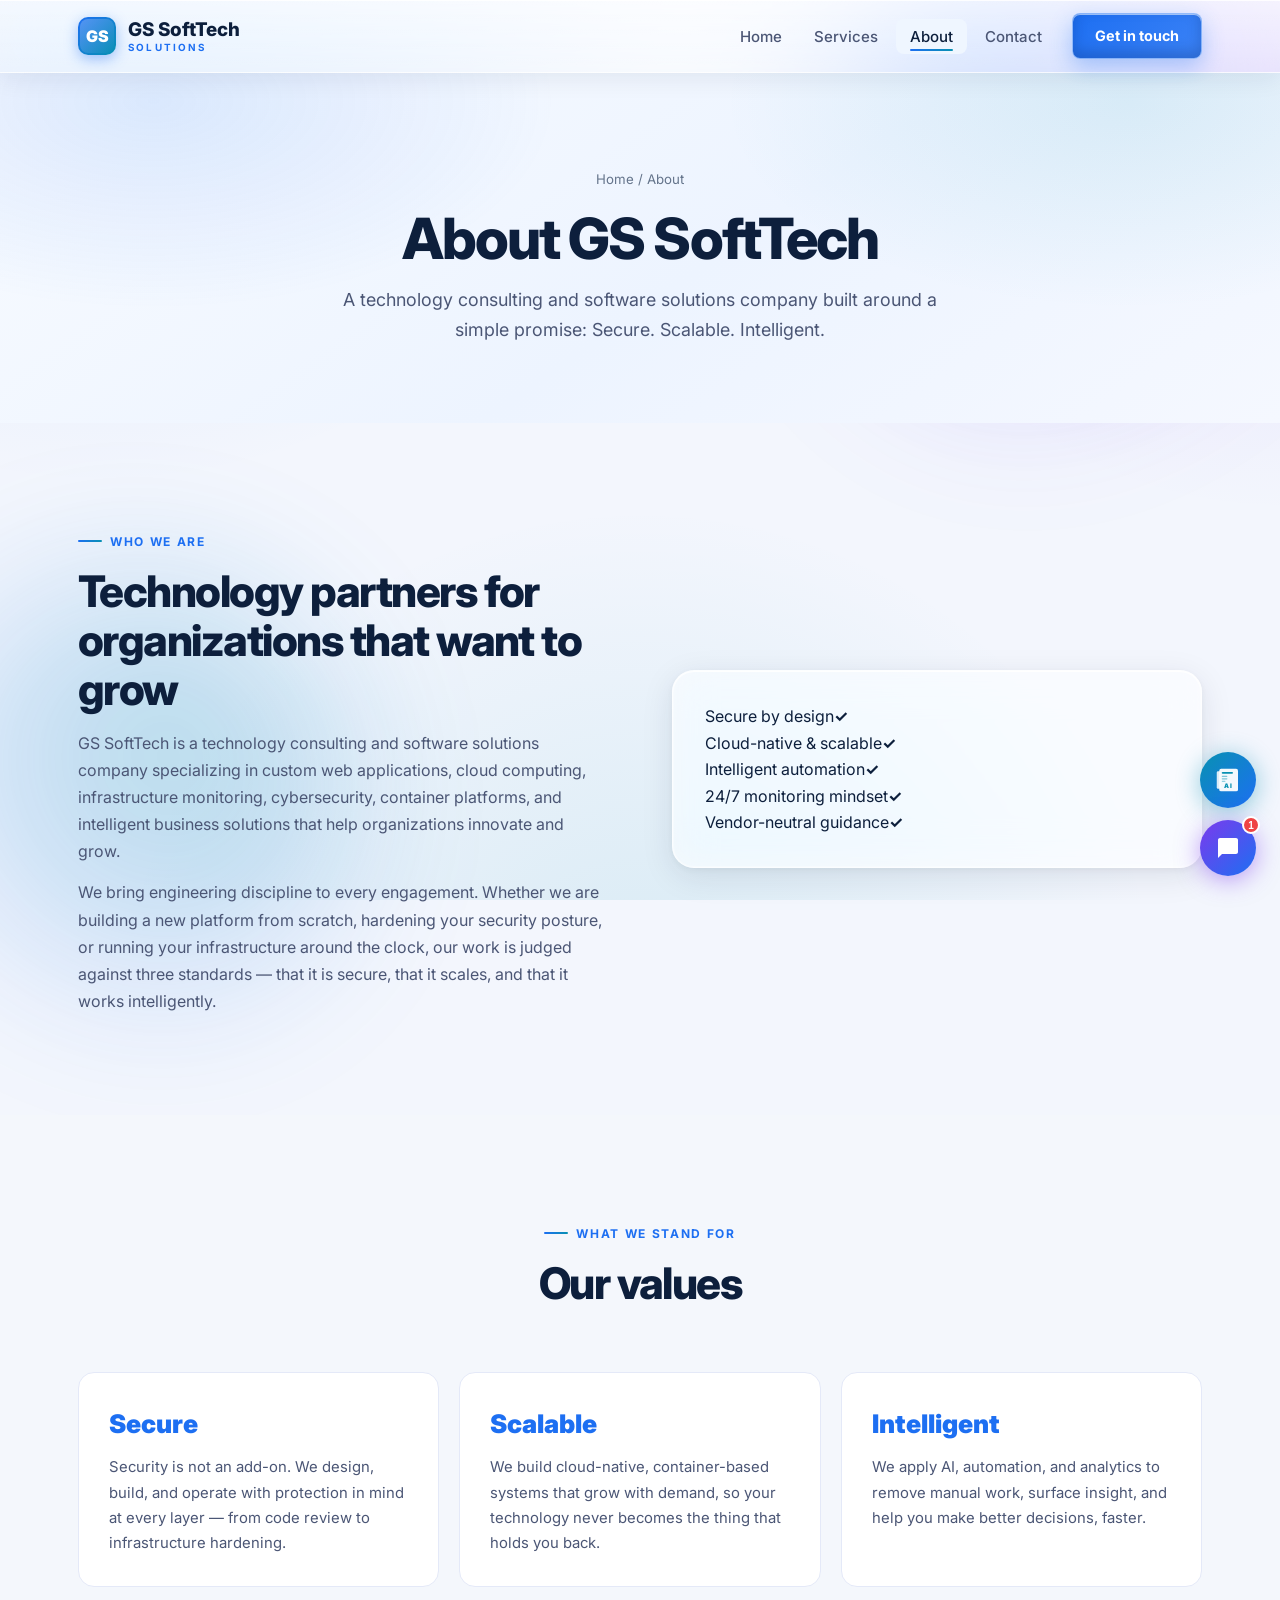
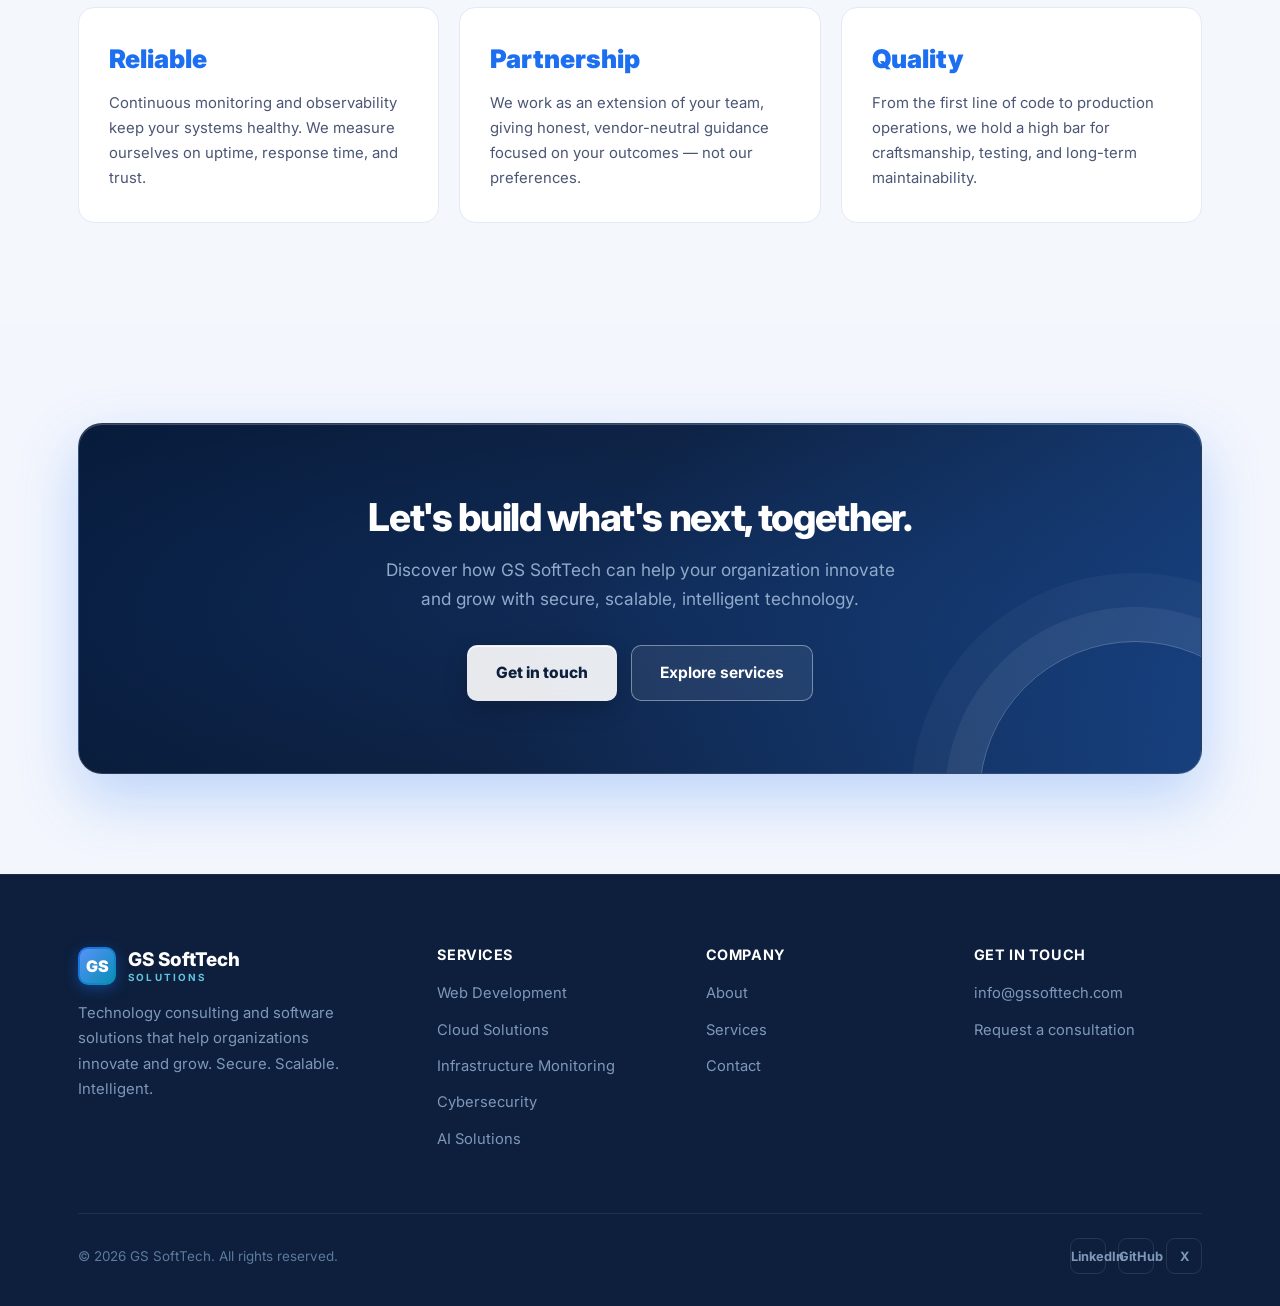
<file: about.html>
<!DOCTYPE html>
<html lang="en">
<head>
  <meta charset="UTF-8" />
  <meta name="viewport" content="width=device-width, initial-scale=1.0" />

  <!-- Primary SEO -->
  <title>About GS SoftTech — Technology Consulting & Software Solutions</title>
  <meta name="description" content="GS SoftTech is a technology consulting and software solutions company specialising in full-stack web development, cloud computing, cybersecurity, Kubernetes, and AI-powered intelligent business solutions." />
  <meta name="keywords" content="about GS SoftTech, technology consulting, software solutions company, full-stack development team, cloud experts, cybersecurity consultants, AI solutions" />
  <meta name="author" content="GS SoftTech" />
  <meta name="robots" content="index, follow" />
  <link rel="canonical" href="https://gssofttech.com/about.html" />

  <!-- Open Graph -->
  <meta property="og:type" content="website" />
  <meta property="og:site_name" content="GS SoftTech" />
  <meta property="og:title" content="About GS SoftTech — Technology Consulting & Software Solutions" />
  <meta property="og:description" content="We specialise in full-stack web development, cloud computing, cybersecurity, Kubernetes, and AI-powered solutions. Meet the team behind GS SoftTech." />
  <meta property="og:url" content="https://gssofttech.com/about.html" />
  <meta property="og:image" content="https://gssofttech.com/assets/og-image.png" />
  <meta property="og:locale" content="en_GB" />

  <!-- Twitter Card -->
  <meta name="twitter:card" content="summary_large_image" />
  <meta name="twitter:title" content="About GS SoftTech — Technology Consulting & Software Solutions" />
  <meta name="twitter:description" content="We specialise in full-stack web development, cloud computing, cybersecurity, Kubernetes, and AI-powered solutions." />
  <meta name="twitter:image" content="https://gssofttech.com/assets/og-image.png" />

  <!-- Theme -->
  <meta name="theme-color" content="#1d6ff2" />

  <!-- JSON-LD: BreadcrumbList -->
  <script type="application/ld+json">
  {
    "@context": "https://schema.org",
    "@type": "BreadcrumbList",
    "itemListElement": [
      {"@type":"ListItem","position":1,"name":"Home","item":"https://gssofttech.com/"},
      {"@type":"ListItem","position":2,"name":"About","item":"https://gssofttech.com/about.html"}
    ]
  }
  </script>

  <!-- Google Analytics 4 -->
  <script async src="https://www.googletagmanager.com/gtag/js?id=G-J01YQ03M7Z"></script>
  <script>
    window.dataLayer = window.dataLayer || [];
    function gtag(){dataLayer.push(arguments);}
    gtag('js', new Date());
    gtag('config', 'G-J01YQ03M7Z');
  </script>

  <link rel="preconnect" href="https://fonts.googleapis.com" />
  <link rel="preconnect" href="https://fonts.gstatic.com" crossorigin />
  <link href="https://fonts.googleapis.com/css2?family=Inter:wght@400;500;600;700;800&display=swap" rel="stylesheet" />
  <link rel="stylesheet" href="styles.css" />
  <link rel="stylesheet" href="glass.css" />
</head>
<body>

  <header class="site-header">
    <div class="container nav">
      <a href="index.html" class="brand"><span class="logo-mark">GS</span><span class="brand-text"><span class="brand-name">GS SoftTech</span><span class="brand-sub">Solutions</span></span></a>
      <ul class="nav-links" id="primary-navigation">
        <li><a href="index.html">Home</a></li>
        <li><a href="services.html">Services</a></li>
        <li><a href="about.html">About</a></li>
        <li><a href="contact.html">Contact</a></li>
        <li class="nav-cta"><a href="contact.html" class="btn btn-primary">Get in touch</a></li>
      </ul>
      <button class="nav-toggle" aria-label="Toggle menu" aria-expanded="false" aria-controls="primary-navigation"><span></span><span></span><span></span></button>
    </div>
  </header>

  <section class="page-hero">
    <div class="container">
      <div class="breadcrumb"><a href="index.html">Home</a> / About</div>
      <h1>About GS SoftTech</h1>
      <p>A technology consulting and software solutions company built around a simple promise: Secure. Scalable. Intelligent.</p>
    </div>
  </section>

  <section>
    <div class="container split">
      <div class="reveal">
        <span class="eyebrow">Who we are</span>
        <h2>Technology partners for organizations that want to grow</h2>
        <p>GS SoftTech is a technology consulting and software solutions company specializing in custom web applications, cloud computing, infrastructure monitoring, cybersecurity, container platforms, and intelligent business solutions that help organizations innovate and grow.</p>
        <p style="margin-top:14px">We bring engineering discipline to every engagement. Whether we are building a new platform from scratch, hardening your security posture, or running your infrastructure around the clock, our work is judged against three standards — that it is secure, that it scales, and that it works intelligently.</p>
      </div>
      <div class="media-box reveal">
        <div class="metric"><span>Secure by design</span><b>✓</b></div>
        <div class="metric"><span>Cloud-native &amp; scalable</span><b>✓</b></div>
        <div class="metric"><span>Intelligent automation</span><b>✓</b></div>
        <div class="metric"><span>24/7 monitoring mindset</span><b>✓</b></div>
        <div class="metric"><span>Vendor-neutral guidance</span><b>✓</b></div>
      </div>
    </div>
  </section>

  <section class="bg-alt">
    <div class="container">
      <div class="section-head reveal">
        <span class="eyebrow">What we stand for</span>
        <h2>Our values</h2>
      </div>
      <div class="values">
        <div class="value reveal"><div class="vk">Secure</div><p>Security is not an add-on. We design, build, and operate with protection in mind at every layer — from code review to infrastructure hardening.</p></div>
        <div class="value reveal"><div class="vk">Scalable</div><p>We build cloud-native, container-based systems that grow with demand, so your technology never becomes the thing that holds you back.</p></div>
        <div class="value reveal"><div class="vk">Intelligent</div><p>We apply AI, automation, and analytics to remove manual work, surface insight, and help you make better decisions, faster.</p></div>
        <div class="value reveal"><div class="vk">Reliable</div><p>Continuous monitoring and observability keep your systems healthy. We measure ourselves on uptime, response time, and trust.</p></div>
        <div class="value reveal"><div class="vk">Partnership</div><p>We work as an extension of your team, giving honest, vendor-neutral guidance focused on your outcomes — not our preferences.</p></div>
        <div class="value reveal"><div class="vk">Quality</div><p>From the first line of code to production operations, we hold a high bar for craftsmanship, testing, and long-term maintainability.</p></div>
      </div>
    </div>
  </section>

  <section>
    <div class="container">
      <div class="cta-band reveal">
        <h2>Let's build what's next, together.</h2>
        <p>Discover how GS SoftTech can help your organization innovate and grow with secure, scalable, intelligent technology.</p>
        <div class="cta-actions">
          <a href="contact.html" class="btn btn-light">Get in touch</a>
          <a href="services.html" class="btn btn-outline-light">Explore services</a>
        </div>
      </div>
    </div>
  </section>

  <footer class="site-footer">
    <div class="container">
      <div class="footer-grid">
        <div>
          <a href="index.html" class="brand"><span class="logo-mark">GS</span><span class="brand-text"><span class="brand-name">GS SoftTech</span><span class="brand-sub">Solutions</span></span></a>
          <p>Technology consulting and software solutions that help organizations innovate and grow. Secure. Scalable. Intelligent.</p>
        </div>
        <div class="footer-col">
          <h4>Services</h4>
          <ul>
            <li><a href="services.html#web">Web Development</a></li>
            <li><a href="services.html#cloud">Cloud Solutions</a></li>
            <li><a href="services.html#monitoring">Infrastructure Monitoring</a></li>
            <li><a href="services.html#security">Cybersecurity</a></li>
            <li><a href="services.html#ai">AI Solutions</a></li>
          </ul>
        </div>
        <div class="footer-col">
          <h4>Company</h4>
          <ul>
            <li><a href="about.html">About</a></li>
            <li><a href="services.html">Services</a></li>
            <li><a href="contact.html">Contact</a></li>
          </ul>
        </div>
        <div class="footer-col">
          <h4>Get in touch</h4>
          <ul>
            <li><a href="mailto:info@gssofttech.com">info@gssofttech.com</a></li>
            <li><a href="contact.html">Request a consultation</a></li>
          </ul>
        </div>
      </div>
      <div class="footer-bottom">
        <p>© <span data-year>2026</span> GS SoftTech. All rights reserved.</p>
        <div class="socials">
          <a href="contact.html">LinkedIn</a>
          <a href="contact.html">GitHub</a>
          <a href="contact.html">X</a>
        </div>
      </div>
    </div>
  </footer>

  <script src="script.js"></script>
<script src="chatbot.js"></script>
<script src="newsbot.js"></script>
</body>
</html>
</file>
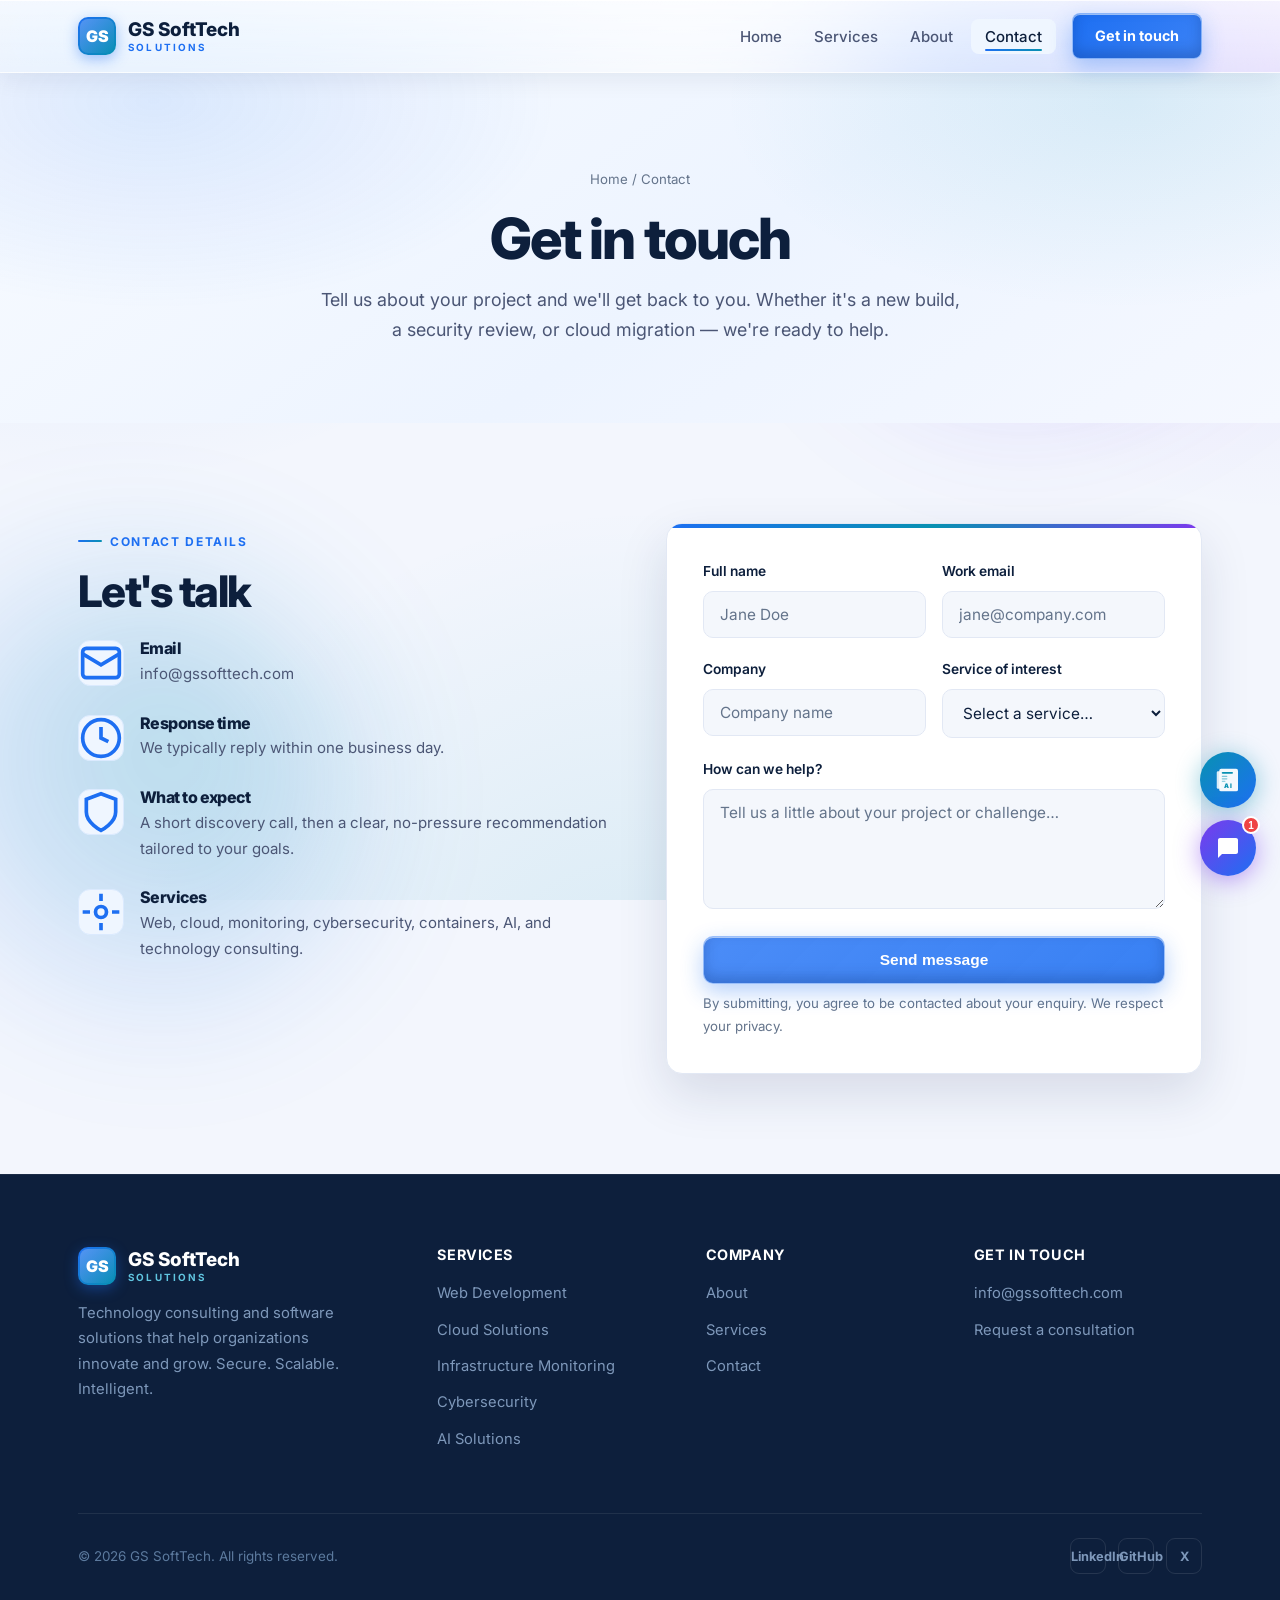
<file: contact.html>
<!DOCTYPE html>
<html lang="en">
<head>
  <meta charset="UTF-8" />
  <meta name="viewport" content="width=device-width, initial-scale=1.0" />

  <!-- Primary SEO -->
  <title>Contact GS SoftTech — Get a Free Consultation | info@gssofttech.com</title>
  <meta name="description" content="Get in touch with GS SoftTech. Contact us for custom web development, cloud solutions, cybersecurity, Kubernetes, and AI-powered solutions. Email info@gssofttech.com — we reply within one business day." />
  <meta name="keywords" content="contact GS SoftTech, web development consultation, cloud solutions quote, cybersecurity consultation, hire developers, tech consulting contact" />
  <meta name="author" content="GS SoftTech" />
  <meta name="robots" content="index, follow" />
  <link rel="canonical" href="https://gssofttech.com/contact.html" />

  <!-- Open Graph -->
  <meta property="og:type" content="website" />
  <meta property="og:site_name" content="GS SoftTech" />
  <meta property="og:title" content="Contact GS SoftTech — Get a Free Consultation" />
  <meta property="og:description" content="Reach out to discuss your project. Custom web apps, cloud, cybersecurity, Kubernetes, and AI solutions. We reply within one business day." />
  <meta property="og:url" content="https://gssofttech.com/contact.html" />
  <meta property="og:image" content="https://gssofttech.com/assets/og-image.png" />
  <meta property="og:locale" content="en_GB" />

  <!-- Twitter Card -->
  <meta name="twitter:card" content="summary_large_image" />
  <meta name="twitter:title" content="Contact GS SoftTech — Get a Free Consultation" />
  <meta name="twitter:description" content="Reach out to discuss your project. Custom web apps, cloud, cybersecurity, and AI solutions. We reply within one business day." />
  <meta name="twitter:image" content="https://gssofttech.com/assets/og-image.png" />

  <!-- Theme -->
  <meta name="theme-color" content="#1d6ff2" />

  <!-- JSON-LD: BreadcrumbList + ContactPage -->
  <script type="application/ld+json">
  {
    "@context": "https://schema.org",
    "@type": "BreadcrumbList",
    "itemListElement": [
      {"@type":"ListItem","position":1,"name":"Home","item":"https://gssofttech.com/"},
      {"@type":"ListItem","position":2,"name":"Contact","item":"https://gssofttech.com/contact.html"}
    ]
  }
  </script>
  <script type="application/ld+json">
  {
    "@context": "https://schema.org",
    "@type": "ContactPage",
    "name": "Contact GS SoftTech",
    "url": "https://gssofttech.com/contact.html",
    "mainEntity": {
      "@type": "Organization",
      "name": "GS SoftTech",
      "email": "info@gssofttech.com",
      "url": "https://gssofttech.com"
    }
  }
  </script>

  <!-- Google Analytics 4 -->
  <script async src="https://www.googletagmanager.com/gtag/js?id=G-J01YQ03M7Z"></script>
  <script>
    window.dataLayer = window.dataLayer || [];
    function gtag(){dataLayer.push(arguments);}
    gtag('js', new Date());
    gtag('config', 'G-J01YQ03M7Z');
  </script>

  <link rel="preconnect" href="https://fonts.googleapis.com" />
  <link rel="preconnect" href="https://fonts.gstatic.com" crossorigin />
  <link href="https://fonts.googleapis.com/css2?family=Inter:wght@400;500;600;700;800&display=swap" rel="stylesheet" />
  <link rel="stylesheet" href="styles.css" />
  <link rel="stylesheet" href="glass.css" />
</head>
<body>

  <header class="site-header">
    <div class="container nav">
      <a href="index.html" class="brand"><span class="logo-mark">GS</span><span class="brand-text"><span class="brand-name">GS SoftTech</span><span class="brand-sub">Solutions</span></span></a>
      <ul class="nav-links" id="primary-navigation">
        <li><a href="index.html">Home</a></li>
        <li><a href="services.html">Services</a></li>
        <li><a href="about.html">About</a></li>
        <li><a href="contact.html">Contact</a></li>
        <li class="nav-cta"><a href="contact.html" class="btn btn-primary">Get in touch</a></li>
      </ul>
      <button class="nav-toggle" aria-label="Toggle menu" aria-expanded="false" aria-controls="primary-navigation"><span></span><span></span><span></span></button>
    </div>
  </header>

  <section class="page-hero">
    <div class="container">
      <div class="breadcrumb"><a href="index.html">Home</a> / Contact</div>
      <h1>Get in touch</h1>
      <p>Tell us about your project and we'll get back to you. Whether it's a new build, a security review, or cloud migration — we're ready to help.</p>
    </div>
  </section>

  <section>
    <div class="container contact-grid">
      <div class="contact-info reveal">
        <span class="eyebrow">Contact details</span>
        <h2 style="margin-bottom:24px">Let's talk</h2>

        <div class="info-item">
          <div class="icon"><svg viewBox="0 0 24 24" fill="none" stroke="currentColor" stroke-width="2"><rect x="2" y="4" width="20" height="16" rx="2"/><path d="M22 7l-10 6L2 7"/></svg></div>
          <div><h4>Email</h4><p><a href="mailto:info@gssofttech.com">info@gssofttech.com</a></p></div>
        </div>

        <div class="info-item">
          <div class="icon"><svg viewBox="0 0 24 24" fill="none" stroke="currentColor" stroke-width="2"><circle cx="12" cy="12" r="10"/><path d="M12 6v6l4 2"/></svg></div>
          <div><h4>Response time</h4><p>We typically reply within one business day.</p></div>
        </div>

        <div class="info-item">
          <div class="icon"><svg viewBox="0 0 24 24" fill="none" stroke="currentColor" stroke-width="2"><path d="M12 22s8-4 8-10V5l-8-3-8 3v7c0 6 8 10 8 10z"/></svg></div>
          <div><h4>What to expect</h4><p>A short discovery call, then a clear, no-pressure recommendation tailored to your goals.</p></div>
        </div>

        <div class="info-item">
          <div class="icon"><svg viewBox="0 0 24 24" fill="none" stroke="currentColor" stroke-width="2"><circle cx="12" cy="12" r="3"/><path d="M12 2v4M12 18v4M2 12h4M18 12h4"/></svg></div>
          <div><h4>Services</h4><p>Web, cloud, monitoring, cybersecurity, containers, AI, and technology consulting.</p></div>
        </div>
      </div>

      <div class="form-card reveal">
        <div class="form-success">Thanks — your message has been received. We'll be in touch shortly.</div>
        <form id="contact-form" action="https://formspree.io/f/mykaaqdn" method="POST" novalidate>
          <div class="form-row">
            <div class="field">
              <label for="name">Full name</label>
              <input type="text" id="name" name="name" placeholder="Jane Doe" required />
            </div>
            <div class="field">
              <label for="email">Work email</label>
              <input type="email" id="email" name="email" placeholder="jane@company.com" required />
            </div>
          </div>
          <div class="form-row">
            <div class="field">
              <label for="company">Company</label>
              <input type="text" id="company" name="company" placeholder="Company name" />
            </div>
            <div class="field">
              <label for="service">Service of interest</label>
              <select id="service" name="service">
                <option value="">Select a service…</option>
                <option>Custom Web Development</option>
                <option>Cloud Solutions</option>
                <option>Infrastructure Monitoring</option>
                <option>Cybersecurity Services</option>
                <option>Container Platform Solutions</option>
                <option>AI-Powered Business Solutions</option>
                <option>Technology Consulting</option>
              </select>
            </div>
          </div>
          <div class="field">
            <label for="message">How can we help?</label>
            <textarea id="message" name="message" placeholder="Tell us a little about your project or challenge…" required></textarea>
          </div>
          <button type="submit" class="btn btn-primary" style="width:100%; justify-content:center;">Send message</button>
          <p class="form-note">By submitting, you agree to be contacted about your enquiry. We respect your privacy.</p>
        </form>
      </div>
    </div>
  </section>

  <footer class="site-footer">
    <div class="container">
      <div class="footer-grid">
        <div>
          <a href="index.html" class="brand"><span class="logo-mark">GS</span><span class="brand-text"><span class="brand-name">GS SoftTech</span><span class="brand-sub">Solutions</span></span></a>
          <p>Technology consulting and software solutions that help organizations innovate and grow. Secure. Scalable. Intelligent.</p>
        </div>
        <div class="footer-col">
          <h4>Services</h4>
          <ul>
            <li><a href="services.html#web">Web Development</a></li>
            <li><a href="services.html#cloud">Cloud Solutions</a></li>
            <li><a href="services.html#monitoring">Infrastructure Monitoring</a></li>
            <li><a href="services.html#security">Cybersecurity</a></li>
            <li><a href="services.html#ai">AI Solutions</a></li>
          </ul>
        </div>
        <div class="footer-col">
          <h4>Company</h4>
          <ul>
            <li><a href="about.html">About</a></li>
            <li><a href="services.html">Services</a></li>
            <li><a href="contact.html">Contact</a></li>
          </ul>
        </div>
        <div class="footer-col">
          <h4>Get in touch</h4>
          <ul>
            <li><a href="mailto:info@gssofttech.com">info@gssofttech.com</a></li>
            <li><a href="contact.html">Request a consultation</a></li>
          </ul>
        </div>
      </div>
      <div class="footer-bottom">
        <p>© <span data-year>2026</span> GS SoftTech. All rights reserved.</p>
        <div class="socials">
          <a href="contact.html">LinkedIn</a>
          <a href="contact.html">GitHub</a>
          <a href="contact.html">X</a>
        </div>
      </div>
    </div>
  </footer>

  <script src="script.js"></script>
<script src="chatbot.js"></script>
<script src="newsbot.js"></script>
</body>
</html>
</file>
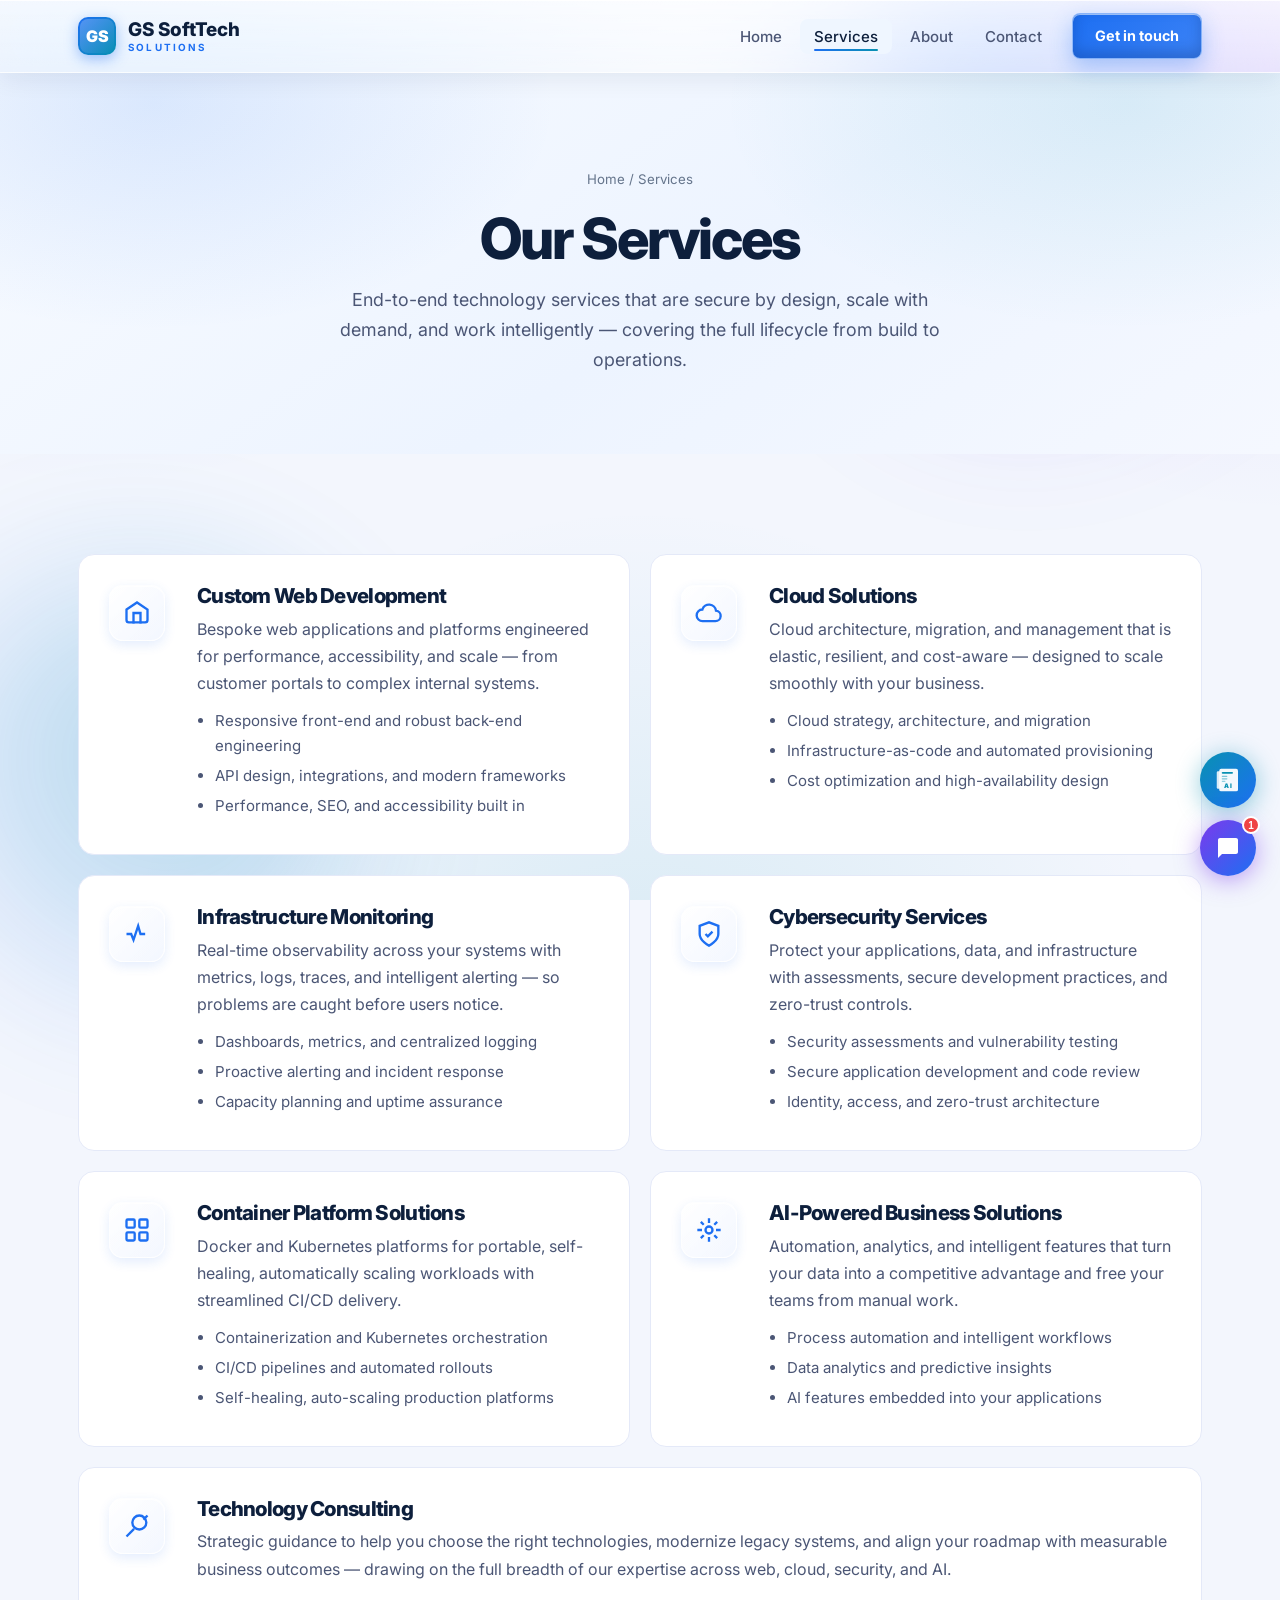
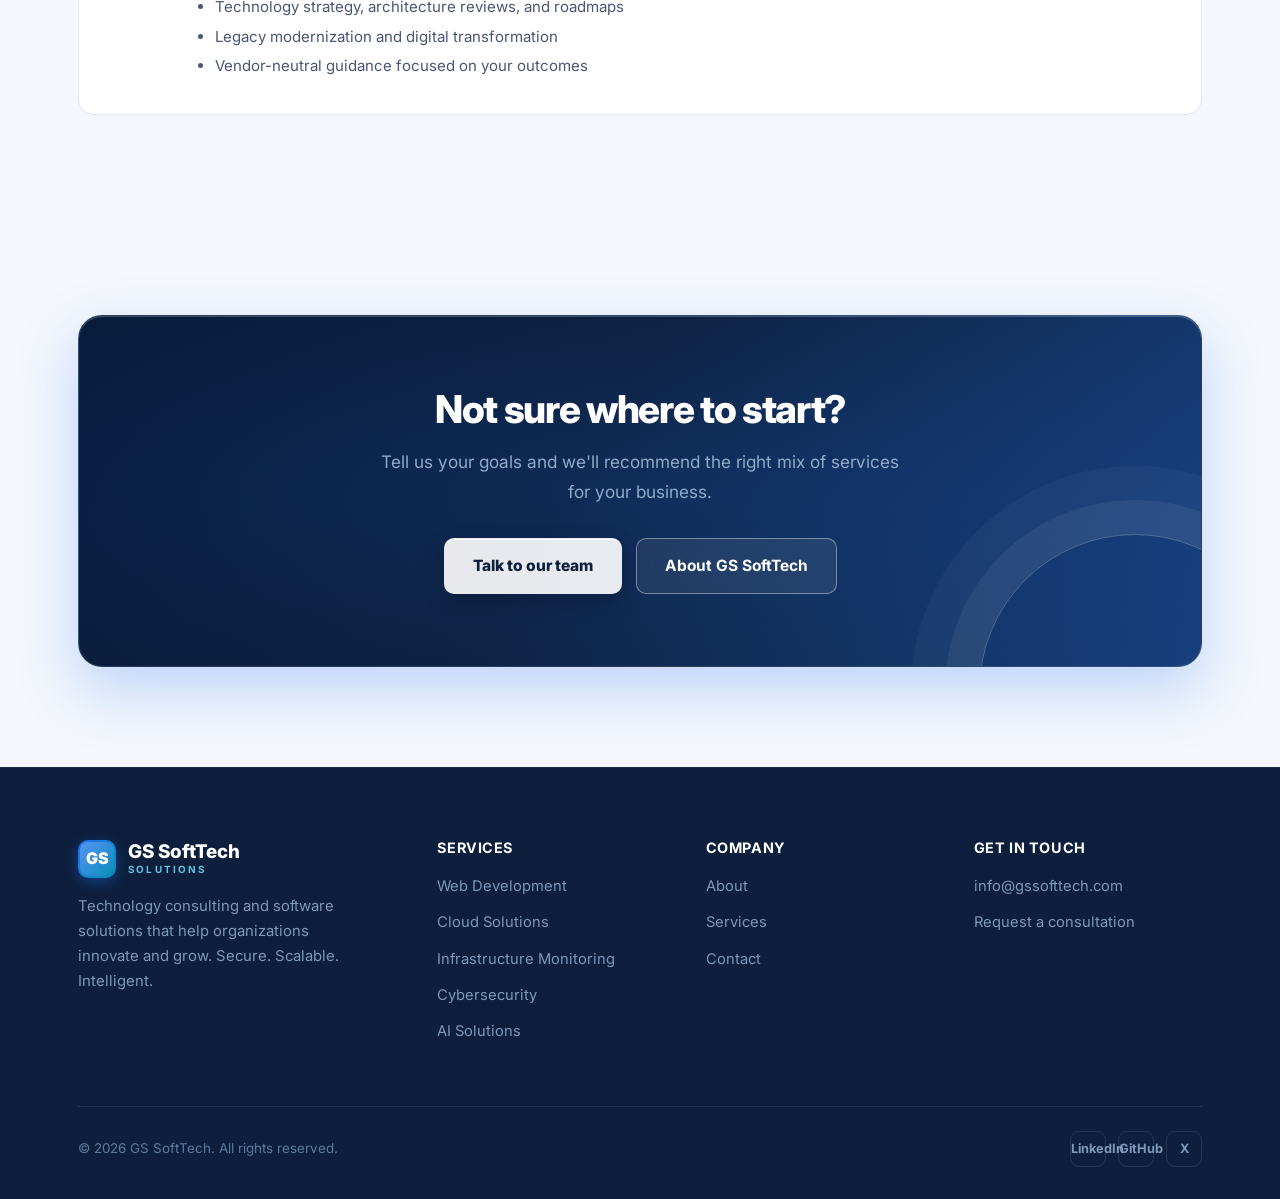
<file: services.html>
<!DOCTYPE html>
<html lang="en">
<head>
  <meta charset="UTF-8" />
  <meta name="viewport" content="width=device-width, initial-scale=1.0" />

  <!-- Primary SEO -->
  <title>Services — Web Development, Cloud, AI & Cybersecurity | GS SoftTech</title>
  <meta name="description" content="GS SoftTech services: custom web development, cloud solutions (AWS, GCP, Azure), infrastructure monitoring, cybersecurity, Kubernetes & Docker, AI-powered solutions, and technology consulting." />
  <meta name="keywords" content="web development services, cloud solutions, AWS GCP Azure, infrastructure monitoring, cybersecurity services, Kubernetes Docker, AI solutions, technology consulting, full-stack development" />
  <meta name="author" content="GS SoftTech" />
  <meta name="robots" content="index, follow" />
  <link rel="canonical" href="https://gssofttech.com/services.html" />

  <!-- Open Graph -->
  <meta property="og:type" content="website" />
  <meta property="og:site_name" content="GS SoftTech" />
  <meta property="og:title" content="Services — Web Development, Cloud, AI & Cybersecurity | GS SoftTech" />
  <meta property="og:description" content="Custom web development, cloud solutions, infrastructure monitoring, cybersecurity, Kubernetes, AI-powered solutions, and technology consulting from GS SoftTech." />
  <meta property="og:url" content="https://gssofttech.com/services.html" />
  <meta property="og:image" content="https://gssofttech.com/assets/og-image.png" />
  <meta property="og:locale" content="en_GB" />

  <!-- Twitter Card -->
  <meta name="twitter:card" content="summary_large_image" />
  <meta name="twitter:title" content="Services — Web Development, Cloud, AI & Cybersecurity | GS SoftTech" />
  <meta name="twitter:description" content="Custom web development, cloud solutions, cybersecurity, Kubernetes, and AI-powered solutions from GS SoftTech." />
  <meta name="twitter:image" content="https://gssofttech.com/assets/og-image.png" />

  <!-- Theme -->
  <meta name="theme-color" content="#1d6ff2" />

  <!-- JSON-LD: BreadcrumbList + Service -->
  <script type="application/ld+json">
  {
    "@context": "https://schema.org",
    "@type": "BreadcrumbList",
    "itemListElement": [
      {"@type":"ListItem","position":1,"name":"Home","item":"https://gssofttech.com/"},
      {"@type":"ListItem","position":2,"name":"Services","item":"https://gssofttech.com/services.html"}
    ]
  }
  </script>
  <script type="application/ld+json">
  {
    "@context": "https://schema.org",
    "@type": "ItemList",
    "name": "GS SoftTech Services",
    "itemListElement": [
      {"@type":"ListItem","position":1,"name":"Custom Web Development"},
      {"@type":"ListItem","position":2,"name":"Cloud Solutions"},
      {"@type":"ListItem","position":3,"name":"Infrastructure Monitoring"},
      {"@type":"ListItem","position":4,"name":"Cybersecurity Services"},
      {"@type":"ListItem","position":5,"name":"Container Platform Solutions"},
      {"@type":"ListItem","position":6,"name":"AI-Powered Business Solutions"},
      {"@type":"ListItem","position":7,"name":"Technology Consulting"}
    ]
  }
  </script>

  <!-- Google Analytics 4 -->
  <script async src="https://www.googletagmanager.com/gtag/js?id=G-J01YQ03M7Z"></script>
  <script>
    window.dataLayer = window.dataLayer || [];
    function gtag(){dataLayer.push(arguments);}
    gtag('js', new Date());
    gtag('config', 'G-J01YQ03M7Z');
  </script>

  <link rel="preconnect" href="https://fonts.googleapis.com" />
  <link rel="preconnect" href="https://fonts.gstatic.com" crossorigin />
  <link href="https://fonts.googleapis.com/css2?family=Inter:wght@400;500;600;700;800&display=swap" rel="stylesheet" />
  <link rel="stylesheet" href="styles.css" />
  <link rel="stylesheet" href="glass.css" />
</head>
<body>

  <header class="site-header">
    <div class="container nav">
      <a href="index.html" class="brand"><span class="logo-mark">GS</span><span class="brand-text"><span class="brand-name">GS SoftTech</span><span class="brand-sub">Solutions</span></span></a>
      <ul class="nav-links" id="primary-navigation">
        <li><a href="index.html">Home</a></li>
        <li><a href="services.html">Services</a></li>
        <li><a href="about.html">About</a></li>
        <li><a href="contact.html">Contact</a></li>
        <li class="nav-cta"><a href="contact.html" class="btn btn-primary">Get in touch</a></li>
      </ul>
      <button class="nav-toggle" aria-label="Toggle menu" aria-expanded="false" aria-controls="primary-navigation"><span></span><span></span><span></span></button>
    </div>
  </header>

  <section class="page-hero">
    <div class="container">
      <div class="breadcrumb"><a href="index.html">Home</a> / Services</div>
      <h1>Our Services</h1>
      <p>End-to-end technology services that are secure by design, scale with demand, and work intelligently — covering the full lifecycle from build to operations.</p>
    </div>
  </section>

  <section>
    <div class="container">
      <div class="grid-2">

        <div class="svc-detail reveal" id="web">
          <div class="icon"><svg viewBox="0 0 24 24" fill="none" stroke="currentColor" stroke-width="2"><path d="M3 9l9-6 9 6v9a2 2 0 0 1-2 2H5a2 2 0 0 1-2-2z"/><path d="M9 21V12h6v9"/></svg></div>
          <div>
            <h3>Custom Web Development</h3>
            <p>Bespoke web applications and platforms engineered for performance, accessibility, and scale — from customer portals to complex internal systems.</p>
            <ul>
              <li>Responsive front-end and robust back-end engineering</li>
              <li>API design, integrations, and modern frameworks</li>
              <li>Performance, SEO, and accessibility built in</li>
            </ul>
          </div>
        </div>

        <div class="svc-detail reveal" id="cloud">
          <div class="icon"><svg viewBox="0 0 24 24" fill="none" stroke="currentColor" stroke-width="2"><path d="M17.5 19a4.5 4.5 0 0 0 .5-8.97A6 6 0 0 0 6.34 9 4.5 4.5 0 0 0 6.5 19z"/></svg></div>
          <div>
            <h3>Cloud Solutions</h3>
            <p>Cloud architecture, migration, and management that is elastic, resilient, and cost-aware — designed to scale smoothly with your business.</p>
            <ul>
              <li>Cloud strategy, architecture, and migration</li>
              <li>Infrastructure-as-code and automated provisioning</li>
              <li>Cost optimization and high-availability design</li>
            </ul>
          </div>
        </div>

        <div class="svc-detail reveal" id="monitoring">
          <div class="icon"><svg viewBox="0 0 24 24" fill="none" stroke="currentColor" stroke-width="2"><path d="M3 12h4l2 5 4-12 2 7h4"/></svg></div>
          <div>
            <h3>Infrastructure Monitoring</h3>
            <p>Real-time observability across your systems with metrics, logs, traces, and intelligent alerting — so problems are caught before users notice.</p>
            <ul>
              <li>Dashboards, metrics, and centralized logging</li>
              <li>Proactive alerting and incident response</li>
              <li>Capacity planning and uptime assurance</li>
            </ul>
          </div>
        </div>

        <div class="svc-detail reveal" id="security">
          <div class="icon"><svg viewBox="0 0 24 24" fill="none" stroke="currentColor" stroke-width="2"><path d="M12 22s8-4 8-10V5l-8-3-8 3v7c0 6 8 10 8 10z"/><path d="M9 12l2 2 4-4"/></svg></div>
          <div>
            <h3>Cybersecurity Services</h3>
            <p>Protect your applications, data, and infrastructure with assessments, secure development practices, and zero-trust controls.</p>
            <ul>
              <li>Security assessments and vulnerability testing</li>
              <li>Secure application development and code review</li>
              <li>Identity, access, and zero-trust architecture</li>
            </ul>
          </div>
        </div>

        <div class="svc-detail reveal" id="containers">
          <div class="icon"><svg viewBox="0 0 24 24" fill="none" stroke="currentColor" stroke-width="2"><rect x="3" y="3" width="7" height="7" rx="1"/><rect x="14" y="3" width="7" height="7" rx="1"/><rect x="3" y="14" width="7" height="7" rx="1"/><rect x="14" y="14" width="7" height="7" rx="1"/></svg></div>
          <div>
            <h3>Container Platform Solutions</h3>
            <p>Docker and Kubernetes platforms for portable, self-healing, automatically scaling workloads with streamlined CI/CD delivery.</p>
            <ul>
              <li>Containerization and Kubernetes orchestration</li>
              <li>CI/CD pipelines and automated rollouts</li>
              <li>Self-healing, auto-scaling production platforms</li>
            </ul>
          </div>
        </div>

        <div class="svc-detail reveal" id="ai">
          <div class="icon"><svg viewBox="0 0 24 24" fill="none" stroke="currentColor" stroke-width="2"><circle cx="12" cy="12" r="3"/><path d="M12 2v4M12 18v4M2 12h4M18 12h4M5 5l2.5 2.5M16.5 16.5L19 19M19 5l-2.5 2.5M7.5 16.5L5 19"/></svg></div>
          <div>
            <h3>AI-Powered Business Solutions</h3>
            <p>Automation, analytics, and intelligent features that turn your data into a competitive advantage and free your teams from manual work.</p>
            <ul>
              <li>Process automation and intelligent workflows</li>
              <li>Data analytics and predictive insights</li>
              <li>AI features embedded into your applications</li>
            </ul>
          </div>
        </div>

        <div class="svc-detail reveal" id="consulting" style="grid-column:1 / -1">
          <div class="icon"><svg viewBox="0 0 24 24" fill="none" stroke="currentColor" stroke-width="2"><path d="M9.5 14.5L3 21"/><circle cx="14" cy="9" r="6"/><path d="M21 3l-3.5 3.5"/></svg></div>
          <div>
            <h3>Technology Consulting</h3>
            <p>Strategic guidance to help you choose the right technologies, modernize legacy systems, and align your roadmap with measurable business outcomes — drawing on the full breadth of our expertise across web, cloud, security, and AI.</p>
            <ul>
              <li>Technology strategy, architecture reviews, and roadmaps</li>
              <li>Legacy modernization and digital transformation</li>
              <li>Vendor-neutral guidance focused on your outcomes</li>
            </ul>
          </div>
        </div>

      </div>
    </div>
  </section>

  <section class="bg-alt">
    <div class="container">
      <div class="cta-band reveal">
        <h2>Not sure where to start?</h2>
        <p>Tell us your goals and we'll recommend the right mix of services for your business.</p>
        <div class="cta-actions">
          <a href="contact.html" class="btn btn-light">Talk to our team</a>
          <a href="about.html" class="btn btn-outline-light">About GS SoftTech</a>
        </div>
      </div>
    </div>
  </section>

  <footer class="site-footer">
    <div class="container">
      <div class="footer-grid">
        <div>
          <a href="index.html" class="brand"><span class="logo-mark">GS</span><span class="brand-text"><span class="brand-name">GS SoftTech</span><span class="brand-sub">Solutions</span></span></a>
          <p>Technology consulting and software solutions that help organizations innovate and grow. Secure. Scalable. Intelligent.</p>
        </div>
        <div class="footer-col">
          <h4>Services</h4>
          <ul>
            <li><a href="services.html#web">Web Development</a></li>
            <li><a href="services.html#cloud">Cloud Solutions</a></li>
            <li><a href="services.html#monitoring">Infrastructure Monitoring</a></li>
            <li><a href="services.html#security">Cybersecurity</a></li>
            <li><a href="services.html#ai">AI Solutions</a></li>
          </ul>
        </div>
        <div class="footer-col">
          <h4>Company</h4>
          <ul>
            <li><a href="about.html">About</a></li>
            <li><a href="services.html">Services</a></li>
            <li><a href="contact.html">Contact</a></li>
          </ul>
        </div>
        <div class="footer-col">
          <h4>Get in touch</h4>
          <ul>
            <li><a href="mailto:info@gssofttech.com">info@gssofttech.com</a></li>
            <li><a href="contact.html">Request a consultation</a></li>
          </ul>
        </div>
      </div>
      <div class="footer-bottom">
        <p>© <span data-year>2026</span> GS SoftTech. All rights reserved.</p>
        <div class="socials">
          <a href="contact.html">LinkedIn</a>
          <a href="contact.html">GitHub</a>
          <a href="contact.html">X</a>
        </div>
      </div>
    </div>
  </footer>

  <script src="script.js"></script>
<script src="chatbot.js"></script>
<script src="newsbot.js"></script>
</body>
</html>
</file>
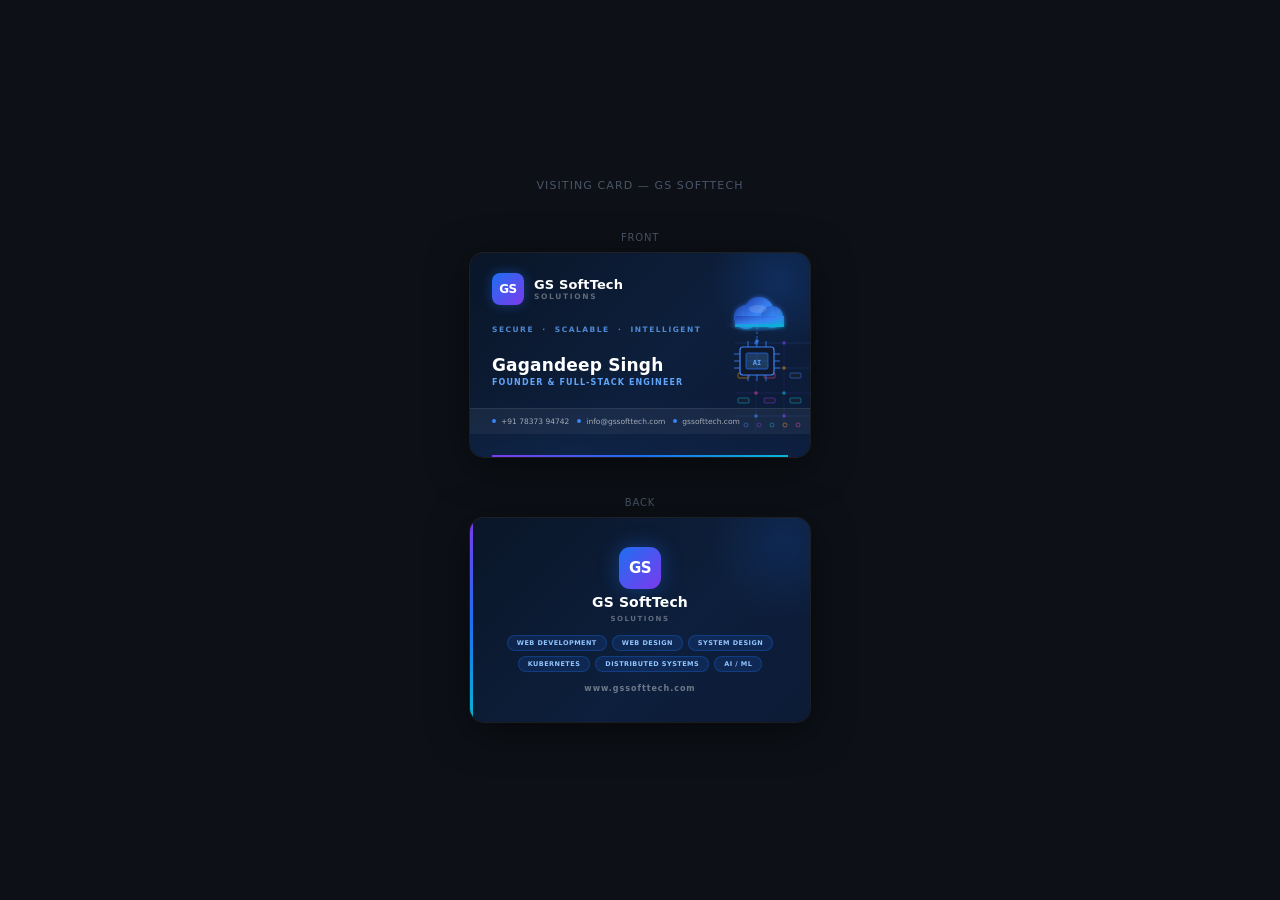
<file: visiting-card.html>
<!DOCTYPE html>
<html lang="en">
<head>
<meta charset="UTF-8">
<meta name="viewport" content="width=device-width, initial-scale=1.0">
<title>GS SoftTech — Visiting Card</title>
<style>
  * { margin: 0; padding: 0; box-sizing: border-box; }
  body {
    font-family: 'Segoe UI', system-ui, sans-serif;
    background: #0d1117;
    min-height: 100vh;
    display: flex;
    flex-direction: column;
    align-items: center;
    justify-content: center;
    gap: 40px;
    padding: 40px 20px;
  }

  h2 { color: #4a5568; font-size: 11px; font-weight: 500; letter-spacing: .1em; text-transform: uppercase; }
  .label { font-size: 10px; color: #4a5568; font-weight: 500; letter-spacing: .08em; text-transform: uppercase; }
  .card-wrap { display: flex; flex-direction: column; align-items: center; gap: 10px; }

  .card {
    width: 340px; height: 204px;
    border-radius: 14px;
    position: relative;
    overflow: hidden;
    box-shadow: 0 0 0 1px rgba(255,255,255,.08), 0 8px 40px rgba(0,0,0,.6);
  }

  /* ── FRONT ── */
  .card-front {
    background: linear-gradient(135deg, #0a1628 0%, #0d1f3c 55%, #0c1a35 100%);
    display: flex;
    flex-direction: column;
    justify-content: space-between;
    padding: 20px 22px 0;
  }

  .card-bg-svg {
    position: absolute; inset: 0; z-index: 0;
    width: 100%; height: 100%;
    pointer-events: none;
  }
  .card-front > *:not(.card-bg-svg) { position: relative; z-index: 1; }

  /* Glow orb top-right */
  .card-front::before {
    content: '';
    position: absolute; top: -40px; right: -40px;
    width: 140px; height: 140px;
    border-radius: 50%;
    background: radial-gradient(circle, rgba(29,111,242,.18) 0%, transparent 70%);
  }
  .card-front::after {
    content: '';
    position: absolute; bottom: 0; left: 0; right: 0;
    height: 60px;
    background: linear-gradient(0deg, rgba(29,111,242,.06) 0%, transparent 100%);
  }

  .brand { display: flex; align-items: center; gap: 10px; }
  .brand-icon {
    width: 32px; height: 32px;
    background: linear-gradient(135deg, #1d6ff2, #7c3aed);
    border-radius: 8px;
    display: flex; align-items: center; justify-content: center;
    font-weight: 800; font-size: 12px; color: #fff;
    letter-spacing: -.5px; flex-shrink: 0;
    box-shadow: 0 0 12px rgba(29,111,242,.4);
  }
  .brand-name { font-size: 13px; font-weight: 700; color: #fff; letter-spacing: .01em; }
  .brand-sub  { font-size: 7.5px; font-weight: 600; color: rgba(255,255,255,.35); letter-spacing: .22em; text-transform: uppercase; }

  .tagline {
    font-size: 7.5px; color: rgba(96,165,250,.8);
    letter-spacing: .2em; text-transform: uppercase; font-weight: 700;
  }

  .person-block {}
  .person-name  { font-size: 17px; font-weight: 700; color: #fff; letter-spacing: .01em; margin-bottom: 3px; }
  .person-title { font-size: 8px; color: #60a5fa; font-weight: 700; letter-spacing: .14em; text-transform: uppercase; }

  .contact-row {
    display: flex; flex-wrap: wrap; gap: 8px;
    background: rgba(255,255,255,.05);
    border-top: 1px solid rgba(255,255,255,.08);
    margin: 0 -22px;
    padding: 8px 22px;
  }
  .contact-item { display: flex; align-items: center; gap: 5px; font-size: 7.5px; color: rgba(255,255,255,.6); font-weight: 500; }
  .contact-dot  { width: 4px; height: 4px; border-radius: 50%; background: #3b82f6; flex-shrink: 0; }

  .accent-bar {
    position: absolute; bottom: 0; left: 0; right: 0; height: 2px;
    background: linear-gradient(90deg, #7c3aed, #1d6ff2, #06b6d4);
  }

  /* ── BACK ── */
  .card-back {
    background: linear-gradient(135deg, #0a1628 0%, #0d1f3c 60%, #0c1a35 100%);
    display: flex;
    flex-direction: column;
    align-items: center;
    justify-content: center;
    gap: 12px;
    padding: 20px;
    position: relative;
  }
  .card-back::before {
    content: '';
    position: absolute; top: 0; left: 0; bottom: 0; width: 3px;
    background: linear-gradient(180deg, #7c3aed, #1d6ff2, #06b6d4);
    border-radius: 14px 0 0 14px;
  }
  .card-back::after {
    content: '';
    position: absolute; top: -50px; right: -50px;
    width: 150px; height: 150px;
    border-radius: 50%;
    background: radial-gradient(circle, rgba(29,111,242,.12) 0%, transparent 70%);
  }

  .back-logo { display: flex; flex-direction: column; align-items: center; gap: 5px; position: relative; z-index: 1; }
  .back-icon {
    width: 42px; height: 42px;
    background: linear-gradient(135deg, #1d6ff2, #7c3aed);
    border-radius: 11px;
    display: flex; align-items: center; justify-content: center;
    font-weight: 800; font-size: 15px; color: #fff; letter-spacing: -.5px;
    box-shadow: 0 0 20px rgba(29,111,242,.4);
  }
  .back-name { font-size: 14px; font-weight: 700; color: #fff; letter-spacing: .01em; }
  .back-sub  { font-size: 7px; color: rgba(255,255,255,.35); letter-spacing: .22em; text-transform: uppercase; font-weight: 600; }

  .back-services { display: flex; gap: 5px; flex-wrap: wrap; justify-content: center; position: relative; z-index: 1; }
  .svc-tag {
    background: rgba(29,111,242,.15);
    border: 1px solid rgba(29,111,242,.3);
    border-radius: 99px;
    padding: 3px 9px;
    font-size: 6.5px; font-weight: 700; color: #93c5fd;
    letter-spacing: .07em; text-transform: uppercase;
  }

  .back-url { font-size: 8px; color: rgba(255,255,255,.4); letter-spacing: .12em; font-weight: 600; position: relative; z-index: 1; }

  @media print {
    body { background: #0a1628; gap: 20mm; padding: 10mm; flex-direction: column; align-items: center; }
    h2, .label { display: none; }
    .card { box-shadow: none; }
    .card-front, .card-back { -webkit-print-color-adjust: exact; print-color-adjust: exact; }
    @page { margin: 10mm; }
  }
</style>
</head>
<body>

<h2>Visiting Card — GS SoftTech</h2>

<!-- FRONT -->
<div class="card-wrap">
  <span class="label">Front</span>
  <div class="card card-front">

    <!-- Dark circuit + cloud SVG illustration -->
    <svg class="card-bg-svg" viewBox="0 0 340 204" xmlns="http://www.w3.org/2000/svg">
      <defs>
        <linearGradient id="cloudG" x1="0%" y1="0%" x2="100%" y2="100%">
          <stop offset="0%" stop-color="#1e40af"/>
          <stop offset="50%" stop-color="#3b82f6"/>
          <stop offset="100%" stop-color="#06b6d4"/>
        </linearGradient>
        <radialGradient id="glowR" cx="50%" cy="80%">
          <stop offset="0%" stop-color="#3b82f6" stop-opacity="0.3"/>
          <stop offset="100%" stop-color="#3b82f6" stop-opacity="0"/>
        </radialGradient>
        <filter id="softGlow">
          <feGaussianBlur in="SourceGraphic" stdDeviation="2" result="blur"/>
          <feMerge><feMergeNode in="blur"/><feMergeNode in="SourceGraphic"/></feMerge>
        </filter>
      </defs>

      <!-- Circuit traces -->
      <line x1="265" y1="90"  x2="340" y2="90"  stroke="rgba(59,130,246,.2)" stroke-width="0.7"/>
      <line x1="265" y1="115" x2="340" y2="115" stroke="rgba(59,130,246,.2)" stroke-width="0.7"/>
      <line x1="265" y1="140" x2="340" y2="140" stroke="rgba(124,58,237,.2)" stroke-width="0.7"/>
      <line x1="265" y1="163" x2="340" y2="163" stroke="rgba(59,130,246,.2)" stroke-width="0.7"/>
      <line x1="286" y1="84"  x2="286" y2="180" stroke="rgba(59,130,246,.15)" stroke-width="0.7"/>
      <line x1="314" y1="84"  x2="314" y2="180" stroke="rgba(124,58,237,.15)" stroke-width="0.7"/>

      <!-- Junction dots -->
      <circle cx="286" cy="90"  r="1.8" fill="#3b82f6" opacity=".6"/>
      <circle cx="314" cy="90"  r="1.8" fill="#7c3aed" opacity=".6"/>
      <circle cx="286" cy="115" r="1.8" fill="#06b6d4" opacity=".6"/>
      <circle cx="314" cy="115" r="1.8" fill="#f59e0b" opacity=".5"/>
      <circle cx="286" cy="140" r="1.8" fill="#ec4899" opacity=".5"/>
      <circle cx="314" cy="140" r="1.8" fill="#06b6d4" opacity=".6"/>
      <circle cx="286" cy="163" r="1.8" fill="#3b82f6" opacity=".6"/>
      <circle cx="314" cy="163" r="1.8" fill="#7c3aed" opacity=".6"/>

      <!-- Passive components -->
      <rect x="268" y="120" width="11" height="5" rx="1" fill="#1c1f2e" stroke="#f59e0b" stroke-width="0.7" opacity=".7"/>
      <rect x="294" y="120" width="11" height="5" rx="1" fill="#1c1f2e" stroke="#ec4899" stroke-width="0.7" opacity=".7"/>
      <rect x="268" y="145" width="11" height="5" rx="1" fill="#1c1f2e" stroke="#06b6d4" stroke-width="0.7" opacity=".7"/>
      <rect x="294" y="145" width="11" height="5" rx="1" fill="#1c1f2e" stroke="#7c3aed" stroke-width="0.7" opacity=".7"/>
      <rect x="320" y="120" width="11" height="5" rx="1" fill="#1c1f2e" stroke="#3b82f6" stroke-width="0.7" opacity=".7"/>
      <rect x="320" y="145" width="11" height="5" rx="1" fill="#1c1f2e" stroke="#06b6d4" stroke-width="0.7" opacity=".7"/>

      <!-- Solder pads -->
      <circle cx="276" cy="172" r="2" fill="none" stroke="#3b82f6"  stroke-width="0.9" opacity=".5"/>
      <circle cx="289" cy="172" r="2" fill="none" stroke="#7c3aed"  stroke-width="0.9" opacity=".5"/>
      <circle cx="302" cy="172" r="2" fill="none" stroke="#06b6d4"  stroke-width="0.9" opacity=".5"/>
      <circle cx="315" cy="172" r="2" fill="none" stroke="#f59e0b"  stroke-width="0.9" opacity=".5"/>
      <circle cx="328" cy="172" r="2" fill="none" stroke="#ec4899"  stroke-width="0.9" opacity=".5"/>

      <!-- AI Chip body -->
      <rect x="270" y="94" width="34" height="28" rx="3" fill="#0f172a" stroke="#3b82f6" stroke-width="1.2"/>
      <!-- pins top -->
      <line x1="278" y1="88"  x2="278" y2="94"  stroke="#3b82f6" stroke-width="1" opacity=".8"/>
      <line x1="287" y1="88"  x2="287" y2="94"  stroke="#3b82f6" stroke-width="1" opacity=".8"/>
      <line x1="296" y1="88"  x2="296" y2="94"  stroke="#3b82f6" stroke-width="1" opacity=".8"/>
      <!-- pins bottom -->
      <line x1="278" y1="122" x2="278" y2="128" stroke="#3b82f6" stroke-width="1" opacity=".8"/>
      <line x1="287" y1="122" x2="287" y2="128" stroke="#3b82f6" stroke-width="1" opacity=".8"/>
      <line x1="296" y1="122" x2="296" y2="128" stroke="#3b82f6" stroke-width="1" opacity=".8"/>
      <!-- pins left -->
      <line x1="264" y1="101" x2="270" y2="101" stroke="#3b82f6" stroke-width="1" opacity=".8"/>
      <line x1="264" y1="108" x2="270" y2="108" stroke="#3b82f6" stroke-width="1" opacity=".8"/>
      <line x1="264" y1="115" x2="270" y2="115" stroke="#3b82f6" stroke-width="1" opacity=".8"/>
      <!-- pins right -->
      <line x1="304" y1="101" x2="310" y2="101" stroke="#3b82f6" stroke-width="1" opacity=".8"/>
      <line x1="304" y1="108" x2="310" y2="108" stroke="#3b82f6" stroke-width="1" opacity=".8"/>
      <line x1="304" y1="115" x2="310" y2="115" stroke="#3b82f6" stroke-width="1" opacity=".8"/>
      <!-- inner die -->
      <rect x="276" y="100" width="22" height="16" rx="1.5" fill="#1e3a5f" stroke="#1d6ff2" stroke-width="0.7"/>
      <line x1="287" y1="100" x2="287" y2="116" stroke="#1d6ff2" stroke-width="0.5" opacity=".5"/>
      <line x1="276" y1="108" x2="298" y2="108" stroke="#1d6ff2" stroke-width="0.5" opacity=".5"/>
      <text x="287" y="112" font-size="7" font-weight="700" text-anchor="middle" font-family="monospace" fill="#60a5fa">AI</text>

      <!-- Glowing Cloud -->
      <ellipse cx="287" cy="68" rx="34" ry="10" fill="url(#glowR)"/>
      <g filter="url(#softGlow)">
        <circle cx="276" cy="64" r="12" fill="url(#cloudG)" opacity="0.75"/>
        <circle cx="289" cy="59" r="15" fill="url(#cloudG)" opacity="0.80"/>
        <circle cx="302" cy="64" r="11" fill="url(#cloudG)" opacity="0.72"/>
        <rect x="265" y="63" width="49" height="11" fill="url(#cloudG)" opacity="0.80"/>
        <rect x="265" y="71" width="49" height="3"  rx="1.5" fill="#06b6d4" opacity="0.6"/>
        <ellipse cx="288" cy="56" rx="9" ry="4" fill="rgba(255,255,255,.12)"/>
      </g>
      <!-- stem -->
      <line x1="287" y1="74" x2="287" y2="88" stroke="#3b82f6" stroke-width="1" stroke-dasharray="2.5,2" opacity=".7"/>
      <circle cx="287" cy="88" r="1.8" fill="#3b82f6" opacity=".8"/>
    </svg>

    <div class="brand">
      <div class="brand-icon">GS</div>
      <div class="brand-text">
        <div class="brand-name">GS SoftTech</div>
        <div class="brand-sub">Solutions</div>
      </div>
    </div>

    <div class="tagline">Secure &nbsp;·&nbsp; Scalable &nbsp;·&nbsp; Intelligent</div>

    <div class="person-block">
      <div class="person-name">Gagandeep Singh</div>
      <div class="person-title">Founder &amp; Full-Stack Engineer</div>
    </div>

    <div class="contact-row">
      <div class="contact-item"><div class="contact-dot"></div>+91 78373 94742</div>
      <div class="contact-item"><div class="contact-dot"></div>info@gssofttech.com</div>
      <div class="contact-item"><div class="contact-dot"></div>gssofttech.com</div>
    </div>

    <div class="accent-bar"></div>
  </div>
</div>

<!-- BACK -->
<div class="card-wrap">
  <span class="label">Back</span>
  <div class="card card-back">
    <div class="back-logo">
      <div class="back-icon">GS</div>
      <div class="back-name">GS SoftTech</div>
      <div class="back-sub">Solutions</div>
    </div>

    <div class="back-services">
      <div class="svc-tag">Web Development</div>
      <div class="svc-tag">Web Design</div>
      <div class="svc-tag">System Design</div>
      <div class="svc-tag">Kubernetes</div>
      <div class="svc-tag">Distributed Systems</div>
      <div class="svc-tag">AI / ML</div>
    </div>

    <div class="back-url">www.gssofttech.com</div>
  </div>
</div>

</body>
</html>
</file>
<file: styles.css>
/* GS SoftTech — Light Interactive Theme */

:root {
  --navy: #0d1f3c;
  --navy-700: #1a3358;
  --blue: #1d6ff2;
  --blue-light: #3b82f6;
  --blue-50: #eff6ff;
  --blue-100: #dbeafe;
  --cyan: #0891b2;
  --purple: #7c3aed;
  --green: #16a34a;
  --slate: #4b5675;
  --slate-light: #64748b;
  --bg: #ffffff;
  --bg-alt: #f4f7fc;
  --border: #e2e8f4;
  --border-glow: rgba(29,111,242,.3);
  --text: #0d1f3c;
  --white: #ffffff;
  --radius: 16px;
  --radius-sm: 10px;
  --shadow: 0 4px 20px rgba(13,31,60,.07);
  --shadow-md: 0 8px 30px rgba(13,31,60,.1);
  --shadow-lg: 0 16px 48px rgba(13,31,60,.13);
  --maxw: 1180px;
  --font: "Inter", -apple-system, BlinkMacSystemFont, "Segoe UI", Roboto, Helvetica, Arial, sans-serif;
}

* { box-sizing: border-box; margin: 0; padding: 0; }
html { scroll-behavior: smooth; }

body {
  font-family: var(--font);
  color: var(--text);
  background: var(--bg);
  line-height: 1.65;
  -webkit-font-smoothing: antialiased;
  overflow-x: hidden;
}

/* Scroll progress */
#scroll-progress {
  position: fixed; top: 0; left: 0; height: 3px; z-index: 200;
  background: linear-gradient(90deg, var(--blue), var(--cyan));
  width: 0%; transition: width .1s linear;
  box-shadow: 0 0 8px rgba(29,111,242,.4);
}

img { max-width: 100%; display: block; }
a { color: var(--blue); text-decoration: none; transition: color .2s; }
a:hover { color: var(--cyan); }

.container { width: 100%; max-width: var(--maxw); margin: 0 auto; padding: 0 28px; }
section { padding: 100px 0; }

h1,h2,h3,h4 { line-height: 1.15; color: var(--navy); font-weight: 800; letter-spacing: -.025em; }
h2 { font-size: 2.4rem; margin-bottom: 16px; }
h3 { font-size: 1.28rem; }
p { color: var(--slate); line-height: 1.7; }

.eyebrow {
  display: inline-flex; align-items: center; gap: 8px;
  font-size: .75rem; font-weight: 700; letter-spacing: .14em;
  text-transform: uppercase; color: var(--blue);
  margin-bottom: 16px;
}
.eyebrow::before {
  content: ''; display: block; width: 24px; height: 2px;
  background: linear-gradient(90deg, var(--blue), var(--cyan));
  border-radius: 2px;
}

.section-head { max-width: 700px; margin: 0 auto 64px; text-align: center; }
.section-head p { font-size: 1.1rem; margin-top: 12px; }

/* ── Buttons ── */
.btn {
  display: inline-flex; align-items: center; gap: 8px;
  font-weight: 700; font-size: .97rem; padding: 14px 28px;
  border-radius: var(--radius-sm); border: 1px solid transparent;
  cursor: pointer; position: relative; overflow: hidden;
  transition: transform .2s ease, box-shadow .3s ease;
}
.btn::after {
  content: ''; position: absolute; inset: 0;
  background: linear-gradient(135deg, rgba(255,255,255,.18), transparent);
  opacity: 0; transition: opacity .2s;
}
.btn:hover::after { opacity: 1; }
.btn:hover { transform: translateY(-3px); }
.btn:active { transform: translateY(-1px); }

.btn-primary {
  background: linear-gradient(135deg, var(--blue), var(--blue-light));
  color: #fff;
  box-shadow: 0 6px 20px rgba(29,111,242,.35);
}
.btn-primary:hover { box-shadow: 0 10px 28px rgba(29,111,242,.45); color: #fff; }

.btn-ghost {
  background: var(--white);
  color: var(--navy);
  border-color: var(--border);
  box-shadow: var(--shadow);
}
.btn-ghost:hover { border-color: var(--blue); color: var(--blue); }

.btn-light { background: var(--white); color: var(--navy); font-weight: 800; box-shadow: var(--shadow); }
.btn-light:hover { box-shadow: var(--shadow-md); color: var(--blue); }

.btn-outline-light {
  background: rgba(255,255,255,.12); color: var(--white);
  border-color: rgba(255,255,255,.35);
}
.btn-outline-light:hover { background: rgba(255,255,255,.22); border-color: rgba(255,255,255,.6); color: var(--white); }

/* ── Header ── */
.site-header {
  position: sticky; top: 0; z-index: 100;
  background: rgba(255,255,255,.92);
  backdrop-filter: saturate(180%) blur(16px);
  border-bottom: 1px solid var(--border);
  box-shadow: 0 1px 12px rgba(13,31,60,.06);
  transition: background .3s;
}
.nav { display: flex; align-items: center; justify-content: space-between; height: 72px; }

.brand { display: flex; align-items: center; gap: 12px; font-weight: 800; color: var(--navy); }
.brand:hover { color: var(--navy); }
.brand-text { display: flex; flex-direction: column; line-height: 1.05; }
.brand-name { font-size: 1.18rem; font-weight: 800; color: var(--navy); }
.brand-sub { font-size: .62rem; font-weight: 700; letter-spacing: .22em; text-transform: uppercase; color: var(--blue); margin-top: 2px; }
.logo-mark {
  width: 38px; height: 38px; border-radius: 10px; display: grid; place-items: center;
  color: #fff; font-weight: 900; font-size: 1rem;
  background: linear-gradient(135deg, var(--blue), var(--cyan));
  box-shadow: 0 4px 14px rgba(29,111,242,.4);
  position: relative;
}
.logo-mark::after {
  content: ''; position: absolute; inset: 2px; border-radius: 8px;
  background: linear-gradient(135deg, rgba(255,255,255,.25), transparent);
}

.nav-links { display: flex; align-items: center; gap: 4px; list-style: none; }
.nav-links a {
  color: var(--slate); font-weight: 500; font-size: .94rem;
  padding: 8px 14px; border-radius: 8px; transition: background .2s, color .2s;
}
.nav-links a:hover, .nav-links a.active { color: var(--navy); background: var(--blue-50); }
.nav-cta { margin-left: 12px; flex-shrink: 0; }
.nav-links .nav-cta a.btn,
.nav-links .nav-cta a.btn:hover,
.nav-links .nav-cta a.btn:active { white-space: nowrap; padding: 10px 22px; font-size: .9rem; color: #fff !important; font-weight: 700; background: linear-gradient(135deg, var(--blue), var(--blue-light)); }
.nav-toggle { display: none; background: none; border: 1px solid var(--border); cursor: pointer; padding: 8px; border-radius: 8px; }
.nav-toggle span { display: block; width: 20px; height: 2px; background: var(--navy); margin: 4px 0; transition: .3s; border-radius: 2px; }

/* ── Ticker Bar ── */
.ticker-bar {
  background: var(--navy);
  overflow: hidden;
  white-space: nowrap;
  border-bottom: 1px solid rgba(255,255,255,.08);
  padding: 0;
  height: 38px;
  display: flex;
  align-items: center;
}
.ticker-track {
  display: inline-flex;
  align-items: center;
  gap: 0;
  animation: ticker-scroll 35s linear infinite;
  will-change: transform;
}
.ticker-bar:hover .ticker-track { animation-play-state: paused; }
.ticker-item {
  font-size: .78rem;
  font-weight: 600;
  letter-spacing: .04em;
  color: rgba(255,255,255,.88);
  padding: 0 18px;
  white-space: nowrap;
}
.ticker-sep {
  color: var(--blue-light);
  font-size: .8rem;
  opacity: .6;
  flex-shrink: 0;
}
@keyframes ticker-scroll {
  0%   { transform: translateX(0); }
  100% { transform: translateX(-50%); }
}

/* ── Hero ── */
.hero {
  position: relative; overflow: hidden; min-height: 100vh;
  display: flex; align-items: center;
  background: #12003a;
  padding: 40px 0 80px;
}

.hero-bg {
  position: absolute; inset: 0; z-index: 0;
}
.hero-bg::before {
  content: ''; position: absolute; inset: 0;
  background-image: url('assets/hero-circuit.jpg');
  background-size: cover;
  background-position: center;
  opacity: 0.28;
}
.hero-bg::after {
  content: ''; position: absolute; inset: 0;
  background: linear-gradient(125deg,
    rgba(80,0,160,.82) 0%,
    rgba(40,0,100,.70) 30%,
    rgba(10,30,120,.65) 60%,
    rgba(0,80,200,.72) 100%);
}

/* Glowing cloud — left side behind hero text */
.hero-cloud-glow {
  position: absolute; z-index: 1;
  top: 50%; left: 0;
  transform: translateY(-50%);
  width: 48%; max-width: 580px; height: auto;
  aspect-ratio: 3/2;
  pointer-events: none;
}
.hero-cloud-glow svg {
  width: 100%; height: 100%;
  filter: drop-shadow(0 0 60px rgba(0,220,255,.6)) drop-shadow(0 0 120px rgba(0,180,255,.35));
  opacity: 0.4;
}

.orb {
  position: absolute; border-radius: 50%; filter: blur(70px); z-index: 0;
  animation: orbFloat 8s ease-in-out infinite;
}
.orb-1 { width: 400px; height: 400px; background: rgba(29,111,242,.1); top: -80px; right: 10%; }
.orb-2 { width: 300px; height: 300px; background: rgba(124,58,237,.07); bottom: 0; left: 5%; animation-delay: -3s; }
.orb-3 { width: 200px; height: 200px; background: rgba(8,145,178,.08); top: 40%; right: 25%; animation-delay: -6s; }

@keyframes orbFloat {
  0%,100% { transform: translateY(0) scale(1); }
  50% { transform: translateY(-28px) scale(1.05); }
}

#hero-canvas { position: absolute; inset: 0; z-index: 0; }

.hero-grid {
  position: relative; z-index: 1;
  display: grid; grid-template-columns: 1fr 1fr; gap: 64px; align-items: center;
  width: 100%; max-width: var(--maxw); margin: 0 auto; padding: 0 28px;
}

.hero-badge {
  display: inline-flex; align-items: center; gap: 8px;
  background: rgba(29,111,242,.18); border: 1px solid rgba(29,111,242,.4);
  color: #93c5fd; font-size: .78rem; font-weight: 700;
  padding: 6px 14px; border-radius: 99px; letter-spacing: .06em;
  margin-bottom: 24px;
}
.hero-badge .dot { width: 6px; height: 6px; border-radius: 50%; background: var(--blue); animation: blink 1.5s ease-in-out infinite; }
@keyframes blink { 0%,100%{opacity:1;} 50%{opacity:.3;} }

.hero h1 {
  font-size: 4rem; line-height: 1.05; margin-bottom: 12px;
  background: linear-gradient(135deg, #ffffff 40%, #60a5fa 100%);
  -webkit-background-clip: text; background-clip: text; -webkit-text-fill-color: transparent;
}
.hero .tagline {
  font-size: 1.5rem; font-weight: 700; margin-bottom: 20px;
  color: rgba(255,255,255,.85); min-height: 2.4rem;
}
.tagline-cursor { display: inline-block; width: 2px; height: 1.2em; background: var(--blue); margin-left: 4px; vertical-align: middle; animation: blink .8s step-end infinite; }
.hero p.lead { font-size: 1.1rem; color: rgba(255,255,255,.65); max-width: 500px; margin-bottom: 36px; line-height: 1.75; }
.hero-actions { display: flex; gap: 14px; flex-wrap: wrap; }

.hero-stats { display: flex; gap: 40px; margin-top: 52px; padding-top: 36px; border-top: 1px solid rgba(255,255,255,.12); }
.stat strong { display: block; font-size: 2rem; font-weight: 900; color: #fff; letter-spacing: -.03em; }
.stat span { font-size: .8rem; color: rgba(255,255,255,.5); margin-top: 2px; display: block; }

/* Hero card */
.hero-visual { position: relative; }

.hero-card {
  background: var(--white);
  border: 1px solid var(--border);
  border-radius: 20px; padding: 24px;
  box-shadow: var(--shadow-lg);
  transition: transform .4s ease, box-shadow .4s ease;
}
.hero-card:hover {
  transform: perspective(1000px) rotateX(2deg) rotateY(-2deg) translateY(-6px);
  box-shadow: 0 24px 64px rgba(13,31,60,.16);
}

/* ── Tech showcase (chip orbit) ── */
.tech-showcase { padding: 28px 28px 24px; }

.showcase-label {
  font-size: .72rem; font-weight: 700; letter-spacing: .12em;
  text-transform: uppercase; color: var(--slate-light);
  text-align: center; margin-bottom: 20px;
}

.chip-orbit { position: relative; width: 320px; height: 320px; margin: 0 auto; }

.orbit-lines { position: absolute; inset: 0; width: 100%; height: 100%; pointer-events: none; z-index: 0; }

.core-ring {
  position: absolute; top: 50%; left: 50%;
  transform: translate(-50%, -50%);
  width: 90px; height: 90px; border-radius: 50%;
  background: linear-gradient(135deg, var(--blue-50), #e0edff);
  border: 2px solid var(--blue-100);
  display: flex; flex-direction: column; align-items: center; justify-content: center; gap: 4px;
  z-index: 2;
  box-shadow: 0 0 0 6px rgba(29,111,242,.06), 0 4px 20px rgba(29,111,242,.15);
  animation: corePulse 3s ease-in-out infinite;
}
@keyframes corePulse {
  0%,100% { box-shadow: 0 0 0 6px rgba(29,111,242,.06), 0 4px 20px rgba(29,111,242,.12); }
  50%      { box-shadow: 0 0 0 10px rgba(29,111,242,.09), 0 4px 28px rgba(29,111,242,.22); }
}
.core-ring svg { color: var(--blue); }
.core-ring span { font-size: .65rem; font-weight: 800; letter-spacing: .1em; text-transform: uppercase; color: var(--blue); }

.orbit-chip {
  position: absolute; z-index: 3;
  display: flex; flex-direction: column; align-items: center; gap: 5px;
  cursor: default; transform: translate(-50%, -50%);
  transition: transform .25s ease, filter .25s ease;
}
.orbit-chip:hover { transform: translate(-50%, -50%) scale(1.15); }

.chip-1  { top: calc(50% - 120px); left: 50%; }
.chip-2  { top: calc(50% - 60px);  left: calc(50% + 104px); }
.chip-3  { top: calc(50% + 60px);  left: calc(50% + 104px); }
.chip-4  { top: calc(50% + 120px); left: 50%; }
.chip-5  { top: calc(50% + 60px);  left: calc(50% - 104px); }
.chip-6  { top: calc(50% - 60px);  left: calc(50% - 104px); }

.chip-icon {
  width: 48px; height: 48px; border-radius: 14px;
  display: flex; align-items: center; justify-content: center;
  font-size: 1.4rem; line-height: 1;
  background: var(--white);
  border: 1px solid var(--border);
  box-shadow: var(--shadow);
  transition: background .25s, border-color .25s, box-shadow .25s;
}
.orbit-chip:hover .chip-icon {
  background: var(--blue-50);
  border-color: var(--blue-100);
  box-shadow: 0 4px 16px rgba(29,111,242,.2);
}
.chip-name { font-size: .68rem; font-weight: 700; color: var(--slate); letter-spacing: .05em; white-space: nowrap; transition: color .25s; }
.orbit-chip:hover .chip-name { color: var(--blue); }

.chip-tags { display: flex; gap: 8px; flex-wrap: wrap; justify-content: center; margin-top: 20px; }
.ctag {
  font-size: .72rem; font-weight: 600; padding: 5px 13px; border-radius: 99px;
  background: var(--bg-alt); border: 1px solid var(--border); color: var(--slate);
  transition: background .2s, border-color .2s, color .2s;
}
.ctag:hover { background: var(--blue-50); border-color: var(--blue-100); color: var(--blue); }

/* ── Hero Slider ── */
.hero-slider { display: flex; width: 100%; transition: transform .6s cubic-bezier(.4,0,.2,1); }
.hero-slide { min-width: 100%; width: 100%; flex-shrink: 0; }

.hero-dots {
  position: absolute; bottom: 28px; left: 50%; transform: translateX(-50%);
  display: flex; gap: 10px; z-index: 10;
}
.hero-dot {
  width: 8px; height: 8px; border-radius: 50%; border: none; cursor: pointer;
  background: rgba(29,111,242,.25); transition: background .3s, transform .3s;
  padding: 0;
}
.hero-dot.active { background: var(--blue); transform: scale(1.3); }

.hero-arrow {
  position: absolute; top: 50%; transform: translateY(-50%);
  width: 40px; height: 40px; border-radius: 50%;
  background: rgba(255,255,255,.85); border: 1px solid var(--border);
  font-size: 1.1rem; color: var(--navy); cursor: pointer;
  display: flex; align-items: center; justify-content: center;
  z-index: 10; transition: background .2s, box-shadow .2s;
  box-shadow: 0 2px 12px rgba(13,31,60,.08);
}
.hero-arrow:hover { background: #fff; box-shadow: 0 4px 20px rgba(13,31,60,.14); }
.hero-prev { left: 16px; }
.hero-next { right: 16px; }

/* ── Slide 1 full-width layout ── */
.hero-grid--full { grid-template-columns: 1fr; max-width: 720px; margin: 0 auto; }
.hero-copy--wide { max-width: 100%; }
.pipeline-card { min-height: 420px; }
.slide1-skills {
  display: flex; flex-wrap: wrap; gap: 10px; margin: 24px 0;
}
.skill-pill {
  display: flex; align-items: center; gap: 8px;
  background: rgba(255,255,255,.1); border: 1px solid rgba(255,255,255,.2);
  border-radius: 999px; padding: 8px 18px;
  font-size: .88rem; font-weight: 600; color: rgba(255,255,255,.9);
  backdrop-filter: blur(8px);
}
.skill-icon { font-size: 1rem; }

/* ── AI Card ── */
.ai-card { padding: 20px 18px; display: flex; flex-direction: column; gap: 14px; }

.ai-card-header { display: flex; align-items: center; justify-content: space-between; }
.ai-label { font-size: .68rem; font-weight: 700; letter-spacing: .14em; text-transform: uppercase; color: var(--blue); }
.ai-status { display: flex; align-items: center; gap: 6px; font-size: .72rem; font-weight: 600; color: #8b5cf6; }
.ai-pulse {
  width: 8px; height: 8px; border-radius: 50%; background: #8b5cf6; flex-shrink: 0;
  animation: pulse-live 1.4s ease-in-out infinite;
}

/* Neural network diagram */
.nn-diagram {
  display: flex; align-items: center; gap: 0;
  background: linear-gradient(135deg, #f0f6ff, #f8f4ff);
  border: 1px solid var(--border); border-radius: 12px;
  padding: 14px 10px;
}
.nn-layer { display: flex; flex-direction: column; align-items: center; gap: 6px; flex: 1; }
.nn-label { font-size: .6rem; font-weight: 700; letter-spacing: .08em; text-transform: uppercase; color: var(--slate); margin-bottom: 4px; }
.nn-nodes { display: flex; flex-direction: column; gap: 6px; align-items: center; }
.nn-node {
  width: 36px; height: 36px; border-radius: 10px;
  display: flex; align-items: center; justify-content: center;
  font-size: 1rem; border: 1px solid var(--border);
  background: var(--white); box-shadow: 0 2px 8px rgba(13,31,60,.06);
  transition: transform .3s;
}
.nn-node.nn-hidden { background: linear-gradient(135deg, #eff6ff, #f3e8ff); border-color: #c4b5fd; }
.nn-node.nn-hidden.active { background: linear-gradient(135deg, #1d6ff2, #8b5cf6); border-color: transparent; font-size: 1.1rem; animation: nn-pulse 2s ease-in-out infinite; }
.nn-node.nn-output { background: linear-gradient(135deg, #ecfdf5, #eff6ff); border-color: #6ee7b7; }
@keyframes nn-pulse { 0%,100%{box-shadow:0 0 0 0 rgba(139,92,246,.4)} 50%{box-shadow:0 0 0 8px rgba(139,92,246,0)} }

.nn-arrow-col { display: flex; align-items: center; justify-content: center; flex-shrink: 0; width: 28px; }
.nn-flow-line {
  width: 100%; height: 2px;
  background: linear-gradient(90deg, var(--blue-100), #c4b5fd);
  position: relative;
}
.nn-flow-line::after {
  content: ''; position: absolute; right: -4px; top: -4px;
  border: 4px solid transparent; border-left: 6px solid #c4b5fd;
}

/* AI features */
.ai-features { display: flex; flex-direction: column; gap: 6px; }
.ai-feat { display: flex; align-items: center; gap: 8px; font-size: .78rem; color: var(--navy); font-weight: 500; }
.ai-feat-dot { width: 7px; height: 7px; border-radius: 50%; flex-shrink: 0; }

/* AI output mockup */
.ai-output {
  background: #0d1f3c; border-radius: 8px; padding: 10px 14px;
  display: flex; flex-direction: column; gap: 4px;
}
.ai-output-label { font-size: .62rem; font-weight: 700; letter-spacing: .1em; text-transform: uppercase; color: #1d6ff2; }
.ai-output-text { font-size: .8rem; color: rgba(255,255,255,.85); font-family: monospace; }
.ai-cursor { animation: blink .8s step-end infinite; }
@keyframes blink { 0%,100%{opacity:1} 50%{opacity:0} }

/* ── Pipeline diagram ── */
.pipeline-card { padding: 20px 18px; display: flex; flex-direction: column; gap: 12px; }
.pipeline-label {
  font-size: .68rem; font-weight: 700; letter-spacing: .14em;
  text-transform: uppercase; color: var(--blue); margin-bottom: 2px;
}
.pipeline-diagram { display: flex; flex-direction: column; align-items: center; gap: 0; }

.pipe-node {
  display: flex; align-items: center; gap: 10px;
  background: var(--white); border: 1px solid var(--border);
  border-radius: 12px; padding: 9px 14px;
  box-shadow: 0 2px 10px rgba(13,31,60,.07);
  width: 100%; box-sizing: border-box;
}
.pipe-node--top, .pipe-node--bottom { width: 85%; }
.pipe-node--bottom { position: relative; }

.pipe-icon-wrap {
  width: 34px; height: 34px; border-radius: 9px; flex-shrink: 0;
  display: flex; align-items: center; justify-content: center;
  font-size: 1rem;
}
.pipe-text { display: flex; flex-direction: column; gap: 1px; }
.pipe-text strong { font-size: .82rem; font-weight: 700; color: var(--navy); }
.pipe-text span { font-size: .67rem; color: var(--slate); }

.pipe-connector {
  display: flex; flex-direction: column; align-items: center; gap: 0;
  margin: 2px 0;
}
.pipe-line { width: 2px; height: 14px; background: var(--blue-100); }
.pipe-arrow { font-size: .8rem; color: var(--blue); line-height: 1; margin-top: -2px; }

.pipe-row {
  display: flex; align-items: center; gap: 8px; width: 100%;
}
.pipe-row .pipe-node--side { flex: 1; width: auto; }

.pipe-mid {
  display: flex; flex-direction: column; align-items: center; flex-shrink: 0;
}
.pipe-mid-badge {
  display: flex; flex-direction: column; align-items: center; gap: 2px;
  background: var(--blue-50); border: 1px solid var(--blue-100);
  border-radius: 10px; padding: 6px 8px;
}
.pipe-mid-badge span:first-child { font-size: .9rem; }
.pipe-mid-badge span:last-child { font-size: .6rem; font-weight: 700; color: var(--blue); }

.pipe-mid-line {
  width: 2px; height: 40px; background: var(--border);
  margin: 0 auto; flex-shrink: 0;
}

.pipe-live-badge {
  margin-left: auto; flex-shrink: 0;
  font-size: .65rem; font-weight: 700; color: #059669;
  background: #d1fae5; border: 1px solid #6ee7b7;
  border-radius: 999px; padding: 3px 8px; letter-spacing: .04em;
  animation: pulse-live 2s ease-in-out infinite;
}
@keyframes pulse-live {
  0%, 100% { opacity: 1; }
  50% { opacity: .5; }
}

/* ── Our Work section ── */
.our-work { padding: 80px 0; background: var(--bg-alt); }
.our-work .section-label { text-align: center; margin-bottom: 8px; }
.our-work h2 { text-align: center; margin-bottom: 8px; }
.our-work .section-sub { text-align: center; color: var(--slate); margin-bottom: 48px; font-size: 1.05rem; }
.work-grid { display: grid; grid-template-columns: repeat(2, 1fr); gap: 28px; max-width: 860px; margin: 0 auto; }

.work-card {
  border-radius: 16px; overflow: hidden;
  border: 1px solid var(--border);
  background: var(--white);
  box-shadow: 0 4px 20px rgba(13,31,60,.07);
  transition: transform .25s, box-shadow .25s;
  text-decoration: none; display: flex; flex-direction: column;
}
.work-card:hover { transform: translateY(-6px); box-shadow: 0 16px 40px rgba(13,31,60,.13); }

.work-browser-bar {
  display: flex; align-items: center; gap: 6px;
  background: #f1f3f8; padding: 8px 14px;
  border-bottom: 1px solid var(--border);
}
.work-dot { width: 9px; height: 9px; border-radius: 50%; display: inline-block; flex-shrink: 0; }
.work-dot.r { background: #ff5f57; }
.work-dot.y { background: #febc2e; }
.work-dot.g { background: #28c840; }
.work-url {
  margin-left: 8px; font-size: .7rem; color: #8a94a6;
  font-family: monospace; white-space: nowrap; overflow: hidden;
  text-overflow: ellipsis; background: #fff;
  border: 1px solid #e0e3ea; border-radius: 4px;
  padding: 2px 10px; flex: 1;
}

.work-preview {
  height: 160px; position: relative; overflow: hidden;
  display: flex; flex-direction: column;
}
.work-preview.drive { background: linear-gradient(150deg, #0d1f3c 0%, #1a3a72 60%, #1d6ff2 100%); }
.work-preview.ortho { background: linear-gradient(150deg, #0a2540 0%, #0f4c7a 60%, #0891b2 100%); }

.work-preview-nav {
  height: 14px; background: rgba(255,255,255,.06);
  border-bottom: 1px solid rgba(255,255,255,.07);
  display: flex; align-items: center; gap: 12px; padding: 0 14px;
}
.work-preview-nav span { width: 28px; height: 5px; border-radius: 3px; background: rgba(255,255,255,.18); }
.work-preview-nav span.act { background: rgba(255,255,255,.5); }

.work-preview-body {
  flex: 1; display: flex; flex-direction: column;
  align-items: center; justify-content: center; gap: 6px; padding: 16px;
}
.work-preview-title { font-size: 1.05rem; font-weight: 800; color: #fff; letter-spacing: .02em; }
.work-preview-sub { font-size: .72rem; color: rgba(255,255,255,.6); }
.work-preview-cta {
  margin-top: 8px; padding: 5px 18px; border-radius: 999px;
  background: rgba(255,255,255,.15); color: #fff;
  font-size: .7rem; font-weight: 600; border: 1px solid rgba(255,255,255,.25);
}

.work-info { padding: 16px 20px; }
.work-title { font-size: 1rem; font-weight: 700; color: var(--navy); margin-bottom: 4px; }
.work-desc { font-size: .82rem; color: var(--slate); margin-bottom: 10px; }
.work-tag-row { display: flex; flex-wrap: wrap; gap: 6px; }
.work-tag {
  font-size: .7rem; font-weight: 600; padding: 3px 10px;
  border-radius: 999px; background: var(--blue-50);
  color: var(--blue); border: 1px solid var(--blue-100);
}
.work-visit {
  margin-top: 14px; display: inline-flex; align-items: center; gap: 6px;
  font-size: .82rem; font-weight: 600; color: var(--blue);
}

/* ── Portfolio slide cards ── */
.portfolio-card { padding: 24px; display: flex; flex-direction: column; gap: 16px; }
.portfolio-label {
  font-size: .7rem; font-weight: 700; letter-spacing: .14em;
  text-transform: uppercase; color: var(--blue); margin-bottom: 4px;
}
.portfolio-projects { display: flex; gap: 14px; }
.proj-card {
  flex: 1; border-radius: 12px; overflow: hidden;
  border: 1px solid var(--border);
  background: var(--bg-alt);
  transition: transform .25s, box-shadow .25s;
  text-decoration: none; display: flex; flex-direction: column;
}
.proj-card:hover { transform: translateY(-4px); box-shadow: 0 12px 32px rgba(13,31,60,.12); }

.proj-browser { border-bottom: 1px solid var(--border); }
.proj-browser-bar {
  display: flex; align-items: center; gap: 5px;
  background: #f1f3f8; padding: 6px 10px; border-bottom: 1px solid var(--border);
}
.proj-dot { width: 7px; height: 7px; border-radius: 50%; display: inline-block; }
.proj-dot.r { background: #ff5f57; }
.proj-dot.y { background: #febc2e; }
.proj-dot.g { background: #28c840; }
.proj-url {
  margin-left: 6px; font-size: .62rem; color: #8a94a6;
  font-family: monospace; white-space: nowrap; overflow: hidden; text-overflow: ellipsis; max-width: 110px;
}

.proj-preview {
  height: 100px; position: relative; overflow: hidden;
  display: flex; flex-direction: column;
}
.proj-preview.drive { background: linear-gradient(135deg, #0d1f3c 0%, #1d3a6e 100%); }
.proj-preview.ortho { background: linear-gradient(135deg, #0a2540 0%, #1a4080 100%); }

.proj-preview-nav {
  height: 10px; background: rgba(255,255,255,.07);
  border-bottom: 1px solid rgba(255,255,255,.06);
}
.proj-preview-hero {
  flex: 1; display: flex; flex-direction: column;
  align-items: center; justify-content: center; gap: 4px; padding: 8px;
}
.proj-preview-title {
  font-size: .75rem; font-weight: 700; color: #fff;
  letter-spacing: .04em; text-align: center;
}
.proj-preview-sub { font-size: .58rem; color: rgba(255,255,255,.55); text-align: center; }
.proj-preview-btn {
  margin-top: 4px; width: 40px; height: 7px; border-radius: 4px;
  background: var(--blue); opacity: .8;
}

.proj-info {
  padding: 10px 12px; display: flex; flex-direction: column; gap: 2px;
}
.proj-name { font-size: .82rem; font-weight: 700; color: var(--navy); }
.proj-tags { font-size: .68rem; color: var(--slate); }
.proj-tags em { font-style: normal; color: var(--blue); font-weight: 600; }

/* ── Trust bar ── */
.trust { padding: 28px 0; border-bottom: 1px solid var(--border); background: var(--bg-alt); }
.trust-scroll { display: flex; gap: 48px; align-items: center; animation: scroll 22s linear infinite; width: max-content; }
.trust-wrap { overflow: hidden; position: relative; }
.trust-wrap::before, .trust-wrap::after {
  content: ''; position: absolute; top: 0; bottom: 0; width: 80px; z-index: 1;
}
.trust-wrap::before { left: 0; background: linear-gradient(90deg, var(--bg-alt), transparent); }
.trust-wrap::after  { right: 0; background: linear-gradient(-90deg, var(--bg-alt), transparent); }
@keyframes scroll { from{transform:translateX(0)} to{transform:translateX(-50%)} }
.trust-label { font-size: .73rem; letter-spacing: .12em; text-transform: uppercase; color: var(--slate-light); font-weight: 600; white-space: nowrap; }
.trust-pill {
  font-weight: 600; color: var(--slate); font-size: .88rem; white-space: nowrap;
  padding: 5px 14px; border-radius: 8px; border: 1px solid var(--border);
  background: var(--white);
}

/* ── Cards / services ── */
.bg-alt { background: var(--bg-alt); }
.grid-3 { display: grid; grid-template-columns: repeat(3,1fr); gap: 20px; }
.grid-2 { display: grid; grid-template-columns: repeat(2,1fr); gap: 20px; }

.card {
  background: var(--white);
  border: 1px solid var(--border);
  border-radius: var(--radius); padding: 30px;
  transition: transform .3s ease, box-shadow .3s ease, border-color .3s ease;
  position: relative; overflow: hidden; cursor: default;
}
.card::before {
  content: ''; position: absolute; inset: 0; opacity: 0; pointer-events: none;
  background: radial-gradient(400px circle at var(--mouse-x,50%) var(--mouse-y,50%), rgba(29,111,242,.05), transparent 50%);
  transition: opacity .4s;
}
.card:hover::before { opacity: 1; }
.card:hover { transform: translateY(-5px); box-shadow: var(--shadow-lg); border-color: var(--blue-100); }

.card .icon {
  width: 52px; height: 52px; border-radius: 14px;
  display: grid; place-items: center;
  background: var(--blue-50); color: var(--blue); margin-bottom: 20px;
  border: 1px solid var(--blue-100);
  transition: transform .3s ease, box-shadow .3s ease, background .3s;
}
.card:hover .icon { transform: scale(1.1) rotate(-5deg); box-shadow: 0 4px 16px rgba(29,111,242,.2); }
.card .icon svg { width: 26px; height: 26px; }
.card h3 { margin-bottom: 10px; }
.card p { font-size: .95rem; }
.card .more {
  display: inline-flex; align-items: center; gap: 5px;
  margin-top: 18px; font-weight: 600; font-size: .88rem; color: var(--blue);
  transition: gap .2s, color .2s;
}
.card .more:hover { gap: 10px; color: var(--cyan); }

/* ── Architecture card ── */
.arch-card-inner {
  display: grid; grid-template-columns: 1fr 2fr; gap: 40px; align-items: start;
}
.arch-left .icon { margin-bottom: 16px; }
.arch-left h3 { margin-bottom: 10px; }
.arch-left p { font-size: .95rem; }
.arch-left .more { margin-top: 20px; }

.arch-pillars { display: grid; grid-template-columns: repeat(3,1fr); gap: 20px; }
.arch-pillar {
  padding: 20px; border-radius: 12px;
  background: var(--bg-alt); border: 1px solid var(--border);
  transition: border-color .25s, box-shadow .25s;
}
.arch-pillar:hover { border-color: var(--blue-100); box-shadow: var(--shadow); }
.arch-pill-icon { font-size: 1.5rem; display: block; margin-bottom: 10px; }
.arch-pillar h4 { font-size: .95rem; color: var(--navy); margin-bottom: 8px; font-weight: 700; }
.arch-pillar p { font-size: .85rem; line-height: 1.6; }

@media (max-width: 960px) {
  .arch-card-inner { grid-template-columns: 1fr; }
  .arch-pillars { grid-template-columns: 1fr; }
}

/* ── Feature split ── */
.split { display: grid; grid-template-columns: 1fr 1fr; gap: 64px; align-items: center; }
.feature-list { list-style: none; margin-top: 24px; }
.feature-list li {
  display: flex; gap: 14px; padding: 14px 0; align-items: flex-start;
  border-bottom: 1px solid var(--border); transition: padding-left .2s;
}
.feature-list li:last-child { border-bottom: 0; }
.feature-list li:hover { padding-left: 4px; }
.feature-list .tick {
  flex: none; width: 26px; height: 26px; border-radius: 8px;
  background: var(--blue-50); color: var(--blue); border: 1px solid var(--blue-100);
  display: grid; place-items: center; font-size: .8rem; font-weight: 900; margin-top: 1px;
}
.feature-list li strong { color: var(--navy); }
.feature-list li span { color: var(--slate); font-size: .95rem; }

.media-box {
  background: var(--navy);
  border-radius: 20px; padding: 32px;
  box-shadow: var(--shadow-lg);
}
.metric-item { display: flex; justify-content: space-between; align-items: center; padding: 14px 0; border-bottom: 1px solid rgba(255,255,255,.08); }
.metric-item:last-child { border-bottom: 0; }
.metric-item .m-label { font-size: .88rem; color: #90aacb; }
.metric-item .m-val { color: #fff; font-size: 1rem; font-weight: 700; }
.m-bar-wrap { display: flex; align-items: center; gap: 10px; }
.m-bar { height: 5px; border-radius: 99px; background: rgba(255,255,255,.1); width: 110px; overflow: hidden; }
.m-bar i { display: block; height: 100%; border-radius: 99px; background: linear-gradient(90deg, var(--cyan), var(--blue)); }

/* ── Steps ── */
.steps { display: grid; grid-template-columns: repeat(4,1fr); gap: 20px; }
.step {
  padding: 28px; border-radius: var(--radius);
  background: var(--white); border: 1px solid var(--border);
  transition: transform .3s, box-shadow .3s, border-color .3s;
  position: relative; overflow: hidden;
}
.step::after {
  content: ''; position: absolute; bottom: 0; left: 0; right: 0; height: 3px;
  background: linear-gradient(90deg, var(--blue), var(--cyan));
  transform: scaleX(0); transform-origin: left; transition: transform .3s ease;
}
.step:hover { transform: translateY(-4px); box-shadow: var(--shadow-lg); border-color: var(--blue-100); }
.step:hover::after { transform: scaleX(1); }
.num {
  width: 44px; height: 44px; border-radius: 12px;
  background: linear-gradient(135deg, var(--blue), var(--blue-light));
  color: #fff; display: grid; place-items: center;
  font-weight: 900; font-size: 1.1rem; margin-bottom: 16px;
  box-shadow: 0 4px 14px rgba(29,111,242,.35);
}
.step h3 { font-size: 1.05rem; margin-bottom: 8px; }
.step p { font-size: .9rem; }

/* ── CTA band ── */
.cta-band {
  position: relative; overflow: hidden;
  background: linear-gradient(135deg, var(--navy) 0%, var(--navy-700) 100%);
  border-radius: 24px; padding: 72px; text-align: center;
  box-shadow: var(--shadow-lg);
}
.cta-band::before {
  content: ''; position: absolute;
  top: -50%; left: -50%; width: 200%; height: 200%;
  background: radial-gradient(ellipse 60% 50% at 50% 50%, rgba(29,111,242,.15), transparent 70%);
  animation: rotateBg 18s linear infinite;
}
@keyframes rotateBg { from{transform:rotate(0deg)} to{transform:rotate(360deg)} }
.cta-band h2 { color: #fff; font-size: 2.4rem; position: relative; z-index: 1; }
.cta-band p { color: #90aacb; max-width: 540px; margin: 14px auto 32px; font-size: 1.08rem; position: relative; z-index: 1; }
.cta-actions { display: flex; gap: 14px; justify-content: center; flex-wrap: wrap; position: relative; z-index: 1; }

/* ── Page hero ── */
.page-hero {
  position: relative; overflow: hidden;
  background: linear-gradient(160deg, #eef4ff 0%, var(--bg-alt) 100%);
  padding: 80px 0 64px; text-align: center; border-bottom: 1px solid var(--border);
}
.page-hero::before {
  content: ''; position: absolute; inset: 0;
  background: radial-gradient(ellipse 70% 60% at 50% 0%, rgba(29,111,242,.08), transparent 70%);
}
.page-hero h1 { font-size: 2.8rem; margin-bottom: 14px; position: relative; }
.page-hero p { font-size: 1.12rem; max-width: 640px; margin: 0 auto; position: relative; }
.breadcrumb { font-size: .83rem; color: var(--slate-light); margin-bottom: 16px; position: relative; }
.breadcrumb a { color: var(--slate-light); }
.breadcrumb a:hover { color: var(--blue); }

/* ── Service detail ── */
.svc-detail {
  display: grid; grid-template-columns: 64px 1fr; gap: 24px;
  padding: 30px; border: 1px solid var(--border); border-radius: var(--radius);
  background: var(--white);
  transition: box-shadow .3s, border-color .3s, transform .3s;
}
.svc-detail:hover { box-shadow: var(--shadow-md); border-color: var(--blue-100); transform: translateX(4px); }
.svc-detail .icon { width: 56px; height: 56px; border-radius: 14px; background: var(--blue-50); color: var(--blue); display: grid; place-items: center; border: 1px solid var(--blue-100); }
.svc-detail .icon svg { width: 28px; height: 28px; }
.svc-detail h3 { margin-bottom: 8px; }
.svc-detail ul { margin: 12px 0 0; padding-left: 18px; color: var(--slate); font-size: .94rem; }
.svc-detail ul li { margin: 5px 0; }

/* ── About ── */
.values { display: grid; grid-template-columns: repeat(3,1fr); gap: 20px; }
.value {
  padding: 30px; border-radius: var(--radius);
  background: var(--white); border: 1px solid var(--border);
  transition: transform .3s, border-color .3s, box-shadow .3s;
}
.value:hover { transform: translateY(-4px); border-color: var(--blue-100); box-shadow: var(--shadow-md); }
.value .vk { font-size: 1.6rem; font-weight: 900; color: var(--blue); margin-bottom: 10px; }
.value h3 { color: var(--navy); }
.value p { font-size: .93rem; margin-top: 8px; }

/* ── Contact ── */
.contact-grid { display: grid; grid-template-columns: 1fr 1fr; gap: 52px; align-items: start; }
.contact-info .info-item { display: flex; gap: 16px; align-items: flex-start; margin-bottom: 28px; }
.contact-info .info-item .icon { width: 46px; height: 46px; border-radius: 12px; background: var(--blue-50); color: var(--blue); display: grid; place-items: center; flex: none; border: 1px solid var(--blue-100); }
.contact-info .info-item h4 { color: var(--navy); font-size: 1rem; margin-bottom: 3px; }
.contact-info .info-item p, .contact-info .info-item a { color: var(--slate); font-size: .94rem; }
.contact-info .info-item a:hover { color: var(--blue); }

.form-card {
  background: var(--white); border: 1px solid var(--border);
  border-radius: var(--radius); padding: 36px; box-shadow: var(--shadow-md);
}
.form-row { display: grid; grid-template-columns: 1fr 1fr; gap: 16px; }
.field { margin-bottom: 20px; }
.field label { display: block; font-size: .86rem; font-weight: 600; color: var(--navy); margin-bottom: 8px; }
.field input, .field select, .field textarea {
  width: 100%; padding: 13px 16px;
  background: var(--bg-alt); color: var(--text);
  border: 1px solid var(--border); border-radius: var(--radius-sm);
  font-family: var(--font); font-size: .96rem;
  transition: border-color .2s, box-shadow .2s, background .2s;
}
.field input::placeholder, .field textarea::placeholder { color: var(--slate-light); }
.field input:focus, .field select:focus, .field textarea:focus {
  outline: none; border-color: var(--blue);
  box-shadow: 0 0 0 3px rgba(29,111,242,.12); background: var(--white);
}
.field textarea { resize: vertical; min-height: 120px; }
.form-note { font-size: .83rem; color: var(--slate-light); margin-top: 8px; }
.form-success { display: none; padding: 14px 18px; border-radius: var(--radius-sm); background: #f0fdf4; color: var(--green); font-weight: 600; font-size: .94rem; margin-bottom: 18px; border: 1px solid #bbf7d0; }

/* ── Cloud providers ── */
.cloud-grid { display: grid; grid-template-columns: repeat(2, 1fr); gap: 24px; }

.cloud-card {
  background: var(--white);
  border: 1px solid var(--border);
  border-radius: var(--radius); padding: 30px;
  transition: transform .3s ease, box-shadow .3s ease, border-color .3s ease;
  position: relative; overflow: hidden;
}
.cloud-card::before {
  content: ''; position: absolute; inset: 0; opacity: 0; pointer-events: none;
  background: radial-gradient(400px circle at var(--mouse-x,50%) var(--mouse-y,50%), rgba(29,111,242,.04), transparent 55%);
  transition: opacity .4s;
}
.cloud-card:hover::before { opacity: 1; }
.cloud-card:hover { transform: translateY(-5px); box-shadow: var(--shadow-lg); border-color: var(--blue-100); }

.cloud-header { display: flex; align-items: center; gap: 16px; margin-bottom: 14px; }

.cloud-logo {
  width: 72px; height: 48px; border-radius: 10px;
  background: var(--bg-alt); border: 1px solid var(--border);
  display: flex; align-items: center; justify-content: center; flex-shrink: 0;
  padding: 6px 10px;
}
.cloud-logo svg { width: 100%; height: 100%; }

.cloud-meta h3 { font-size: 1.08rem; margin-bottom: 5px; }
.cloud-badge {
  font-size: .68rem; font-weight: 700; padding: 3px 10px; border-radius: 99px;
  background: var(--blue-50); border: 1px solid var(--blue-100); color: var(--blue);
  letter-spacing: .06em;
}

.cloud-desc { font-size: .9rem; color: var(--slate); line-height: 1.65; margin-bottom: 18px; }

.cloud-services { list-style: none; display: flex; flex-direction: column; gap: 10px; }
.cloud-services li { font-size: .88rem; color: var(--slate); display: flex; align-items: baseline; gap: 10px; line-height: 1.55; }

.cs-tag {
  font-size: .66rem; font-weight: 800; padding: 3px 9px; border-radius: 5px;
  letter-spacing: .06em; text-transform: uppercase; flex-shrink: 0;
}
.cs-integration { background: #eff6ff; color: #1d6ff2; border: 1px solid #bfdbfe; }
.cs-migration    { background: #f5f3ff; color: #7c3aed; border: 1px solid #ddd6fe; }
.cs-consulting   { background: #ecfeff; color: #0891b2; border: 1px solid #a5f3fc; }

@media (max-width: 860px) { .cloud-grid { grid-template-columns: 1fr; } }

/* ── Footer ── */
.site-footer {
  background: var(--navy); border-top: 1px solid rgba(255,255,255,.06);
  color: #90aacb; padding: 72px 0 32px;
}
.footer-grid { display: grid; grid-template-columns: 1.4fr 1fr 1fr 1fr; gap: 40px; }
.site-footer .brand { color: #fff; margin-bottom: 16px; }
.site-footer .brand-name { color: #fff; }
.site-footer .brand-sub { color: #60c5e0; }
.site-footer p { color: #7e98ba; font-size: .93rem; max-width: 280px; }
.footer-col h4 { color: #fff; font-size: .9rem; font-weight: 700; margin-bottom: 16px; letter-spacing: .04em; text-transform: uppercase; }
.footer-col ul { list-style: none; }
.footer-col li { margin: 10px 0; }
.footer-col a { color: #7e98ba; font-size: .92rem; transition: color .2s; }
.footer-col a:hover { color: #fff; }
.footer-bottom {
  margin-top: 52px; padding-top: 24px; border-top: 1px solid rgba(255,255,255,.08);
  display: flex; justify-content: space-between; align-items: center; flex-wrap: wrap; gap: 14px;
}
.footer-bottom p { font-size: .84rem; color: #5c7a9e; }
.socials { display: flex; gap: 12px; }
.socials a {
  width: 36px; height: 36px; border-radius: 9px; display: grid; place-items: center;
  border: 1px solid rgba(255,255,255,.1); color: #7e98ba; font-size: .8rem; font-weight: 700;
  transition: border-color .2s, color .2s, background .2s;
}
.socials a:hover { border-color: rgba(29,111,242,.5); color: #fff; background: rgba(29,111,242,.2); }

/* ── Reveal ── */
.reveal { opacity: 0; transform: translateY(24px); transition: opacity .7s ease, transform .7s ease; }
.reveal.in { opacity: 1; transform: none; }
.reveal-left { opacity: 0; transform: translateX(-24px); transition: opacity .7s ease, transform .7s ease; }
.reveal-left.in { opacity: 1; transform: none; }
.reveal-right { opacity: 0; transform: translateX(24px); transition: opacity .7s ease, transform .7s ease; }
.reveal-right.in { opacity: 1; transform: none; }

/* ── Responsive ── */
@media (max-width: 960px) {
  .hero-grid { grid-template-columns: 1fr; }
  .hero-visual { max-width: 540px; margin: 0 auto; }
  .hero h1 { font-size: 2.8rem; }
  .split { grid-template-columns: 1fr; }
  .grid-3, .steps, .values { grid-template-columns: 1fr 1fr; }
  .footer-grid { grid-template-columns: 1fr 1fr; }
  .contact-grid { grid-template-columns: 1fr; }
  h2 { font-size: 2rem; }
}
@media (max-width: 640px) {
  section { padding: 72px 0; }
  .hero { min-height: auto; padding: 80px 0 60px; }
  .hero h1 { font-size: 2.2rem; }
  .hero-stats { gap: 20px; flex-wrap: wrap; }
  .nav-links {
    position: fixed; inset: 72px 0 auto 0; flex-direction: column; gap: 0;
    background: rgba(255,255,255,.97); backdrop-filter: blur(16px);
    border-bottom: 1px solid var(--border); padding: 12px 20px 20px;
    transform: translateY(-130%); transition: transform .35s ease;
    box-shadow: var(--shadow-lg);
  }
  .nav-links.open { transform: translateY(0); }
  .nav-links li { width: 100%; }
  .nav-links a { display: block; padding: 14px 0; border-bottom: 1px solid var(--border); }
  .nav-cta { padding: 14px 0 0; border-bottom: 0 !important; }
  .nav-toggle { display: block; }
  .grid-3, .grid-2, .steps, .values, .form-row, .footer-grid { grid-template-columns: 1fr; }
  .hero-stats { gap: 20px; }
  .cta-band, .form-card { padding: 36px 24px; }
  .cta-band h2 { font-size: 1.9rem; }
}

@media (prefers-reduced-motion: reduce) {
  *, *::before, *::after { animation: none !important; transition: none !important; }
}

/* ── Chatbot ── */
#gs-chatbot { position: fixed; bottom: 24px; right: 24px; z-index: 9999; font-family: 'Inter', sans-serif; }

#gs-chat-toggle {
  width: 56px; height: 56px; border-radius: 50%;
  background: linear-gradient(135deg, #7c3aed, #1d6ff2);
  border: none; cursor: pointer;
  display: flex; align-items: center; justify-content: center;
  box-shadow: 0 4px 24px rgba(124,58,237,.5);
  position: relative; transition: transform .2s, box-shadow .2s;
}
#gs-chat-toggle:hover { transform: scale(1.08); box-shadow: 0 6px 32px rgba(124,58,237,.65); }

#gs-badge {
  position: absolute; top: -4px; right: -4px;
  width: 18px; height: 18px; border-radius: 50%;
  background: #ef4444; border: 2px solid #fff;
  font-size: 10px; color: #fff; font-weight: 700;
  display: flex; align-items: center; justify-content: center;
}

#gs-chat-window {
  position: absolute; bottom: 68px; right: 0;
  width: 320px; background: #fff; border-radius: 18px;
  box-shadow: 0 12px 48px rgba(0,0,0,.22);
  display: flex; flex-direction: column; height: 430px;
  opacity: 0; transform: translateY(16px) scale(.95);
  pointer-events: none; transition: opacity .25s, transform .25s;
  overflow: hidden;
}
#gs-chat-window.gs-chat-open {
  opacity: 1; transform: translateY(0) scale(1); pointer-events: all;
}

#gs-chat-header {
  background: linear-gradient(135deg, #7c3aed, #1d6ff2);
  padding: 14px 16px; display: flex; align-items: center; gap: 10px;
}
#gs-chat-avatar {
  width: 38px; height: 38px; border-radius: 50%;
  background: rgba(255,255,255,.2);
  display: flex; align-items: center; justify-content: center;
  font-size: 18px; flex-shrink: 0;
}
#gs-chat-header > div:nth-child(2) { flex: 1; }
#gs-chat-header strong { color: #fff; font-size: 13px; display: block; }
#gs-chat-header span { color: rgba(255,255,255,.75); font-size: 11px; }
#gs-online-dot { width: 9px; height: 9px; border-radius: 50%; background: #22c55e; flex-shrink: 0; }

#gs-chat-msgs {
  flex: 1; overflow-y: auto; padding: 14px 12px;
  display: flex; flex-direction: column; gap: 8px;
  background: #f8fafc; scroll-behavior: smooth;
}
#gs-chat-msgs::-webkit-scrollbar { width: 4px; }
#gs-chat-msgs::-webkit-scrollbar-thumb { background: #cbd5e1; border-radius: 4px; }

.gs-msg {
  max-width: 86%; padding: 9px 13px; border-radius: 14px;
  font-size: 13px; line-height: 1.55; word-break: break-word;
}
.gs-msg-bot {
  background: #fff; color: #1e293b;
  border: 1px solid #e2e8f0; border-bottom-left-radius: 4px;
  align-self: flex-start;
}
.gs-msg-user {
  background: linear-gradient(135deg, #7c3aed, #1d6ff2);
  color: #fff; border-bottom-right-radius: 4px;
  align-self: flex-end;
}

.gs-typing {
  display: flex; gap: 5px; padding: 10px 13px;
  background: #fff; border: 1px solid #e2e8f0;
  border-radius: 14px; border-bottom-left-radius: 4px;
  align-self: flex-start; width: 54px;
}
.gs-typing span {
  width: 7px; height: 7px; border-radius: 50%; background: #94a3b8;
  animation: gs-bounce .8s infinite;
}
.gs-typing span:nth-child(2) { animation-delay: .15s; }
.gs-typing span:nth-child(3) { animation-delay: .3s; }
@keyframes gs-bounce { 0%,80%,100%{transform:translateY(0)} 40%{transform:translateY(-6px)} }

.gs-chips { display: flex; gap: 6px; flex-wrap: wrap; padding: 2px 0; }
.gs-chip {
  background: #fff; border: 1px solid #7c3aed; color: #7c3aed;
  border-radius: 99px; font-size: 11.5px; padding: 4px 11px;
  cursor: pointer; transition: background .15s, color .15s; white-space: nowrap;
  font-family: inherit;
}
.gs-chip:hover { background: #7c3aed; color: #fff; }

#gs-chat-input-bar {
  padding: 10px 12px; background: #fff;
  border-top: 1px solid #e2e8f0;
  display: flex; gap: 8px; align-items: center; flex-shrink: 0;
}
#gs-chat-input {
  flex: 1; border: 1px solid #e2e8f0; border-radius: 99px;
  padding: 8px 14px; font-size: 13px; outline: none;
  background: #f8fafc; color: #1e293b; font-family: inherit;
  transition: border-color .15s;
}
#gs-chat-input:focus { border-color: #7c3aed; }
#gs-chat-send {
  width: 34px; height: 34px; border-radius: 50%;
  background: linear-gradient(135deg, #7c3aed, #1d6ff2);
  border: none; cursor: pointer;
  display: flex; align-items: center; justify-content: center; flex-shrink: 0;
  transition: transform .15s;
}
#gs-chat-send:hover { transform: scale(1.1); }

@media (max-width: 480px) {
  #gs-chat-window { width: calc(100vw - 32px); right: -8px; }
}

/* ── News Bot ── */
#gs-newsbot { position: fixed; bottom: 92px; right: 24px; z-index: 9998; font-family: 'Inter', sans-serif; }

#nb-toggle {
  width: 56px; height: 56px; border-radius: 50%;
  background: linear-gradient(135deg, #0891b2, #1d6ff2);
  border: none; cursor: pointer;
  display: flex; align-items: center; justify-content: center;
  box-shadow: 0 4px 24px rgba(8,145,178,.45);
  position: relative; transition: transform .2s, box-shadow .2s;
}
#nb-toggle:hover { transform: scale(1.08); box-shadow: 0 6px 32px rgba(8,145,178,.6); }

#nb-ai-label {
  font-size: 15px; font-weight: 900; color: #fff;
  letter-spacing: .05em; font-family: 'Inter', sans-serif;
}

#nb-window {
  position: absolute; bottom: 68px; right: 0;
  width: 360px; background: #fff; border-radius: 18px;
  box-shadow: 0 12px 48px rgba(0,0,0,.22);
  display: flex; flex-direction: column; height: 500px;
  opacity: 0; transform: translateY(16px) scale(.95);
  pointer-events: none; transition: opacity .25s, transform .25s;
  overflow: hidden;
}
#nb-window.nb-open {
  opacity: 1; transform: translateY(0) scale(1); pointer-events: all;
}

#nb-header {
  background: linear-gradient(135deg, #0891b2, #1d6ff2);
  padding: 14px 16px; display: flex; align-items: center; justify-content: space-between;
}
#nb-header-left { display: flex; align-items: center; gap: 10px; }
#nb-header-icon { font-size: 22px; }
#nb-header strong { color: #fff; font-size: 13px; display: block; font-weight: 700; }
#nb-header span { color: rgba(255,255,255,.75); font-size: 11px; }
#nb-live-dot {
  width: 9px; height: 9px; border-radius: 50%; background: #22c55e;
  box-shadow: 0 0 0 3px rgba(34,197,94,.25); animation: nb-pulse 2s infinite;
}
@keyframes nb-pulse { 0%,100%{box-shadow:0 0 0 3px rgba(34,197,94,.25)} 50%{box-shadow:0 0 0 6px rgba(34,197,94,.05)} }


#nb-list { flex: 1; overflow-y: auto; display: flex; flex-direction: column; gap: 1px; background: #f1f5f9; }
#nb-list::-webkit-scrollbar { width: 4px; }
#nb-list::-webkit-scrollbar-thumb { background: #cbd5e1; border-radius: 4px; }

.nb-item {
  display: block; padding: 12px 14px; background: #fff; text-decoration: none;
  transition: background .12s; border-left: 3px solid transparent;
}
.nb-item:hover { background: #f0f9ff; border-left-color: #0891b2; }

.nb-item-title {
  font-size: 13px; font-weight: 600; color: #1e293b; line-height: 1.45;
  margin-bottom: 4px; display: -webkit-box; -webkit-line-clamp: 2;
  -webkit-box-orient: vertical; overflow: hidden;
}
.nb-item-desc {
  font-size: 11.5px; color: #64748b; line-height: 1.4; margin-bottom: 5px;
  display: -webkit-box; -webkit-line-clamp: 2; -webkit-box-orient: vertical; overflow: hidden;
}
.nb-item-meta { display: flex; justify-content: space-between; align-items: center; }
.nb-source { font-size: 10.5px; font-weight: 600; color: #0891b2; }
.nb-time { font-size: 10.5px; color: #94a3b8; }
.nb-points { font-size: 10.5px; color: #f59e0b; font-weight: 600; }

.nb-skeleton { padding: 12px 14px; background: #fff; }
.nb-sk-line { background: #e2e8f0; border-radius: 4px; animation: nb-shimmer 1.4s infinite; }
.nb-sk-title { height: 13px; width: 90%; margin-bottom: 8px; }
.nb-sk-src { height: 10px; width: 40%; }
@keyframes nb-shimmer { 0%,100%{opacity:1} 50%{opacity:.45} }

.nb-empty { padding: 24px 16px; text-align: center; font-size: 13px; color: #94a3b8; }

#nb-footer {
  padding: 8px 14px; background: #f8fafc; border-top: 1px solid #e2e8f0;
  display: flex; justify-content: space-between; align-items: center; flex-shrink: 0;
}
#nb-footer span { font-size: 10.5px; color: #94a3b8; }
#nb-refresh { font-size: 11px; color: #0891b2; background: none; border: none; cursor: pointer; font-family: inherit; font-weight: 600; }
#nb-refresh:hover { text-decoration: underline; }

@media (max-width: 480px) {
  #nb-window { width: calc(100vw - 32px); right: -8px; }
  #gs-newsbot { bottom: 92px; }
}

/* ═══════════════════════════════════════════════════
   COMPREHENSIVE RESPONSIVE — Mobile · Tablet · Laptop
   Breakpoints: 1100 | 960 | 768 | 640 | 480 | 375
   ═══════════════════════════════════════════════════ */

/* ── Large laptop (≤1100px) ── */
@media (max-width: 1100px) {
  .hero-grid { gap: 44px; }
  .hero h1 { font-size: 3.4rem; }
  .chip-orbit { width: 280px; height: 280px; }
  .chip-1 { top: calc(50% - 105px); left: 50%; }
  .chip-2 { top: calc(50% - 52px);  left: calc(50% + 91px); }
  .chip-3 { top: calc(50% + 52px);  left: calc(50% + 91px); }
  .chip-4 { top: calc(50% + 105px); left: 50%; }
  .chip-5 { top: calc(50% + 52px);  left: calc(50% - 91px); }
  .chip-6 { top: calc(50% - 52px);  left: calc(50% - 91px); }
}

/* ── Tablet landscape (≤960px) ── */
@media (max-width: 960px) {
  .hero-grid { grid-template-columns: 1fr; gap: 36px; }
  .hero-visual { max-width: 540px; margin: 0 auto; }
  .hero h1 { font-size: 3rem; }
  .hero p.lead { max-width: 100%; }
  .split { grid-template-columns: 1fr; }
  .grid-3, .steps { grid-template-columns: 1fr 1fr; }
  .values { grid-template-columns: 1fr 1fr 1fr; }
  .footer-grid { grid-template-columns: 1fr 1fr; }
  .contact-grid { grid-template-columns: 1fr; }
  h2 { font-size: 2rem; }
  .pipeline-card { min-height: auto; }
  .arch-card-inner { grid-template-columns: 1fr; gap: 24px; }
  .arch-pillars { grid-template-columns: 1fr 1fr; }
  .work-grid { grid-template-columns: 1fr 1fr; }
  .chip-orbit { width: 260px; height: 260px; }
  .chip-1 { top: calc(50% - 97px);  left: 50%; }
  .chip-2 { top: calc(50% - 49px);  left: calc(50% + 84px); }
  .chip-3 { top: calc(50% + 49px);  left: calc(50% + 84px); }
  .chip-4 { top: calc(50% + 97px);  left: 50%; }
  .chip-5 { top: calc(50% + 49px);  left: calc(50% - 84px); }
  .chip-6 { top: calc(50% - 49px);  left: calc(50% - 84px); }
  .core-ring { width: 78px; height: 78px; }
}

/* ── Tablet portrait (≤768px) ── */
@media (max-width: 768px) {
  .container { padding: 0 20px; }
  section { padding: 80px 0; }

  .hero { min-height: auto; padding: 60px 0 80px; }
  .hero h1 { font-size: 2.6rem; }
  .hero .tagline { font-size: 1.25rem; }
  .hero p.lead { font-size: 1rem; }
  .hero-grid { gap: 28px; }
  .hero-stats { gap: 24px; margin-top: 36px; padding-top: 24px; }
  .stat strong { font-size: 1.6rem; }

  .chip-orbit { width: 240px; height: 240px; }
  .chip-1 { top: calc(50% - 90px);  left: 50%; }
  .chip-2 { top: calc(50% - 45px);  left: calc(50% + 78px); }
  .chip-3 { top: calc(50% + 45px);  left: calc(50% + 78px); }
  .chip-4 { top: calc(50% + 90px);  left: 50%; }
  .chip-5 { top: calc(50% + 45px);  left: calc(50% - 78px); }
  .chip-6 { top: calc(50% - 45px);  left: calc(50% - 78px); }
  .core-ring { width: 72px; height: 72px; }
  .chip-icon { width: 40px; height: 40px; font-size: 1.15rem; }
  .chip-name { font-size: .6rem; }

  h2 { font-size: 1.9rem; }
  h3 { font-size: 1.15rem; }
  .page-hero { padding: 64px 0 48px; }
  .page-hero h1 { font-size: 2.2rem; }
  .page-hero p { font-size: 1rem; }

  .cta-band { padding: 48px 28px; }
  .cta-band h2 { font-size: 1.9rem; }

  .values { grid-template-columns: 1fr 1fr; }
  .work-grid { grid-template-columns: 1fr; max-width: 480px; margin-left: auto; margin-right: auto; }
  .portfolio-projects { flex-direction: column; }

  .nn-diagram { padding: 10px 6px; }
  .nn-node { width: 30px; height: 30px; font-size: .85rem; }
  .nn-arrow-col { width: 20px; }

  .slide1-skills { gap: 8px; margin: 18px 0; }
  .skill-pill { padding: 6px 12px; font-size: .8rem; }

  .section-head { margin-bottom: 48px; }
  .footer-grid { grid-template-columns: 1fr 1fr; gap: 28px; }

  .svc-detail { gap: 16px; }
}

/* ── Mobile (≤640px) ── */
@media (max-width: 640px) {
  .container { padding: 0 16px; }
  section { padding: 64px 0; }

  .hero { min-height: auto; padding: 52px 0 68px; }
  .hero h1 { font-size: 2.1rem; }
  .hero .tagline { font-size: 1.1rem; }
  .hero p.lead { font-size: .95rem; margin-bottom: 24px; }
  .hero-visual { max-width: 420px; }
  .hero-stats { gap: 16px; flex-wrap: wrap; margin-top: 28px; padding-top: 20px; }
  .stat strong { font-size: 1.4rem; }
  .stat span { font-size: .7rem; }
  .hero-badge { font-size: .7rem; padding: 5px 11px; }
  .hero-actions { gap: 10px; }
  .hero-actions .btn { font-size: .88rem; padding: 12px 20px; }
  .hero-arrow { width: 34px; height: 34px; font-size: .9rem; }
  .hero-prev { left: 8px; }
  .hero-next { right: 8px; }

  .chip-orbit { width: 220px; height: 220px; }
  .chip-1 { top: calc(50% - 82px);  left: 50%; }
  .chip-2 { top: calc(50% - 41px);  left: calc(50% + 71px); }
  .chip-3 { top: calc(50% + 41px);  left: calc(50% + 71px); }
  .chip-4 { top: calc(50% + 82px);  left: 50%; }
  .chip-5 { top: calc(50% + 41px);  left: calc(50% - 71px); }
  .chip-6 { top: calc(50% - 41px);  left: calc(50% - 71px); }
  .core-ring { width: 64px; height: 64px; }
  .core-ring svg { width: 24px; height: 24px; }
  .core-ring span { font-size: .55rem; }
  .chip-icon { width: 36px; height: 36px; font-size: 1rem; border-radius: 10px; }
  .chip-name { font-size: .58rem; }

  h2 { font-size: 1.75rem; }
  h3 { font-size: 1.05rem; }
  .page-hero { padding: 56px 0 40px; }
  .page-hero h1 { font-size: 1.85rem; }

  .nav-links {
    position: fixed; inset: 72px 0 auto 0; flex-direction: column; gap: 0;
    background: rgba(255,255,255,.97); backdrop-filter: blur(16px);
    border-bottom: 1px solid var(--border); padding: 12px 20px 20px;
    transform: translateY(-130%); transition: transform .35s ease;
    box-shadow: var(--shadow-lg);
  }
  .nav-links.open { transform: translateY(0); }
  .nav-links li { width: 100%; }
  .nav-links a { display: block; padding: 14px 0; border-bottom: 1px solid var(--border); }
  .nav-cta { padding: 14px 0 0; border-bottom: 0 !important; }
  .nav-toggle { display: block; }

  .grid-3, .grid-2, .steps, .values, .form-row { grid-template-columns: 1fr; }
  .footer-grid { grid-template-columns: 1fr; gap: 24px; }
  .work-grid { grid-template-columns: 1fr; }
  .arch-pillars { grid-template-columns: 1fr; }

  .cta-band { padding: 40px 20px; border-radius: 14px; }
  .cta-band h2 { font-size: 1.65rem; }
  .cta-band p { font-size: .93rem; margin-bottom: 24px; }
  .cta-actions { flex-direction: column; align-items: stretch; }
  .cta-actions .btn { justify-content: center; }

  .contact-grid { gap: 32px; }
  .form-card { padding: 22px 16px; }

  .slide1-skills { gap: 6px; margin: 14px 0; }
  .skill-pill { padding: 5px 10px; font-size: .75rem; gap: 5px; }
  .skill-icon { font-size: .85rem; }

  .pipeline-card { padding: 14px 12px; }
  .pipe-text strong { font-size: .75rem; }
  .pipe-text span { font-size: .6rem; }
  .pipe-icon-wrap { width: 28px; height: 28px; font-size: .85rem; border-radius: 7px; }

  .nn-node { width: 28px; height: 28px; font-size: .75rem; border-radius: 7px; }
  .nn-label { font-size: .5rem; }
  .nn-arrow-col { width: 16px; }

  .section-head { margin-bottom: 32px; }
  .section-head p { font-size: .97rem; }

  .hero-card { padding: 18px 14px; }
  .ai-card { padding: 16px 12px; gap: 10px; }
  .tech-showcase { padding: 18px 14px 14px; }
  .chip-tags { gap: 6px; margin-top: 14px; }
  .ctag { font-size: .66rem; padding: 4px 10px; }
}

/* ── Small mobile (≤480px) ── */
@media (max-width: 480px) {
  .container { padding: 0 14px; }

  .hero h1 { font-size: 1.85rem; }
  .hero .tagline { font-size: 1rem; }
  .hero-visual { max-width: 100%; }

  .chip-orbit { width: 200px; height: 200px; }
  .chip-1 { top: calc(50% - 75px);  left: 50%; }
  .chip-2 { top: calc(50% - 37px);  left: calc(50% + 65px); }
  .chip-3 { top: calc(50% + 37px);  left: calc(50% + 65px); }
  .chip-4 { top: calc(50% + 75px);  left: 50%; }
  .chip-5 { top: calc(50% + 37px);  left: calc(50% - 65px); }
  .chip-6 { top: calc(50% - 37px);  left: calc(50% - 65px); }
  .core-ring { width: 58px; height: 58px; }
  .core-ring svg { width: 20px; height: 20px; }
  .chip-icon { width: 32px; height: 32px; font-size: .88rem; }

  .page-hero h1 { font-size: 1.65rem; }
  h2 { font-size: 1.6rem; }

  .hero-card { padding: 14px 12px; }
}

/* ── Very small screens (≤375px) ── */
@media (max-width: 375px) {
  .container { padding: 0 12px; }
  .hero h1 { font-size: 1.65rem; }
  .hero .tagline { font-size: .92rem; }
  .hero-badge { font-size: .66rem; padding: 4px 9px; }
  .hero-actions .btn { padding: 11px 16px; font-size: .82rem; }

  .chip-orbit { width: 185px; height: 185px; }
  .chip-1 { top: calc(50% - 69px);  left: 50%; }
  .chip-2 { top: calc(50% - 34px);  left: calc(50% + 60px); }
  .chip-3 { top: calc(50% + 34px);  left: calc(50% + 60px); }
  .chip-4 { top: calc(50% + 69px);  left: 50%; }
  .chip-5 { top: calc(50% + 34px);  left: calc(50% - 60px); }
  .chip-6 { top: calc(50% - 34px);  left: calc(50% - 60px); }
  .core-ring { width: 52px; height: 52px; }

  h2 { font-size: 1.45rem; }
  .page-hero h1 { font-size: 1.5rem; }
  .cta-band h2 { font-size: 1.45rem; }
  .stat strong { font-size: 1.3rem; }
}

/* SVG icon colouring (replaces emoji icons) */
.chip-icon svg { color: var(--blue); }
.nn-node svg { color: var(--blue); }
.nn-node.nn-hidden svg { color: #8b5cf6; }
.nn-node.nn-output svg { color: #059669; }
.pipe-icon-wrap svg { color: #fff; }
.pipe-mid-icon { display: inline-flex; align-items: center; }
.pipe-mid-icon svg { color: var(--blue); }
.arch-pill-icon { color: var(--blue); }
.arch-pill-icon svg { display: block; }

/* ── Modern visual direction ── */
:root {
  --ink: #07142d;
  --electric: #6d5dfc;
  --aqua: #22d3ee;
}

.hero {
  min-height: min(880px, calc(100svh - 38px));
  background: #0b1033;
}
.hero-bg::before { opacity: .18; transform: scale(1.06); }
.hero-bg::after {
  background:
    radial-gradient(circle at 83% 14%, rgba(34,211,238,.34), transparent 25%),
    radial-gradient(circle at 16% 82%, rgba(109,93,252,.42), transparent 32%),
    linear-gradient(125deg, rgba(7,12,42,.96), rgba(31,17,90,.89) 48%, rgba(10,64,142,.84));
}
.hero::after {
  content: ''; position: absolute; inset: 0; pointer-events: none; opacity: .28;
  background-image: linear-gradient(rgba(255,255,255,.12) 1px, transparent 1px), linear-gradient(90deg, rgba(255,255,255,.12) 1px, transparent 1px);
  background-size: 64px 64px; mask-image: linear-gradient(to bottom, #000, transparent 75%);
}
.hero-grid { gap: clamp(32px, 5vw, 72px); }
.hero-copy { position: relative; }
.hero-copy::before {
  content: ''; position: absolute; width: 70px; height: 70px; left: -28px; top: 65px; z-index: -1;
  background: var(--aqua); border-radius: 50%; filter: blur(45px); opacity: .38;
}
.hero-badge { background: rgba(255,255,255,.09); border-color: rgba(255,255,255,.24); color: #c7d8ff; backdrop-filter: blur(12px); }
.hero-badge .dot { background: var(--aqua); box-shadow: 0 0 0 4px rgba(34,211,238,.16); }
.hero h1 { font-size: clamp(3rem, 6vw, 5.4rem); letter-spacing: -.065em; }
.hero .tagline { color: #eef5ff; }
.hero p.lead { color: rgba(225,235,255,.78); }
.hero .btn-primary { background: linear-gradient(120deg, var(--electric), #387dff 55%, var(--aqua)); box-shadow: 0 12px 32px rgba(34,211,238,.2); }
.hero .btn-ghost { background: rgba(255,255,255,.09); color: #fff; border-color: rgba(255,255,255,.27); box-shadow: none; backdrop-filter: blur(12px); }
.hero .btn-ghost:hover { background: rgba(255,255,255,.17); color: #fff; border-color: rgba(255,255,255,.5); }
.hero-card { border-color: rgba(255,255,255,.48); box-shadow: 0 28px 80px rgba(1,4,24,.38), 0 0 0 8px rgba(255,255,255,.045); }
.hero-dots { bottom: 30px; }
.hero-dot { background: rgba(255,255,255,.45); }
.hero-dot.active { background: var(--aqua); }
.hero-arrow { background: rgba(255,255,255,.1); border-color: rgba(255,255,255,.28); color: #fff; backdrop-filter: blur(12px); }
.hero-arrow:hover { background: rgba(255,255,255,.2); color: #fff; box-shadow: none; }

.trust { position: relative; z-index: 2; background: #fff; border: 0; box-shadow: 0 10px 40px rgba(13,31,60,.08); }
.trust-pill { border-radius: 999px; background: #f7f9ff; border-color: #e5eafe; }

.impact-strip { position: relative; overflow: hidden; padding: 0; background: var(--ink); }
.impact-strip::before { content: ''; position: absolute; inset: 0; background: radial-gradient(circle at 5% 0, rgba(109,93,252,.52), transparent 30%), radial-gradient(circle at 92% 100%, rgba(34,211,238,.3), transparent 27%); }
.impact-grid { position: relative; display: grid; grid-template-columns: repeat(3, 1fr); }
.impact-item { min-height: 235px; padding: 42px clamp(24px, 3vw, 42px); display: flex; flex-direction: column; gap: 12px; border-right: 1px solid rgba(255,255,255,.15); }
.impact-item:last-child { border: 0; }
.impact-kicker { color: var(--aqua); font-size: .72rem; font-weight: 800; letter-spacing: .15em; text-transform: uppercase; }
.impact-item strong { color: #fff; font-size: clamp(1.25rem, 2vw, 1.55rem); line-height: 1.2; letter-spacing: -.035em; }
.impact-item > span:last-child { color: #aebfdd; font-size: .94rem; line-height: 1.65; }

.our-work { position: relative; overflow: hidden; background: #0a1731; }
.our-work::before { content: ''; position: absolute; inset: 0; background: radial-gradient(circle at 82% 12%, rgba(29,111,242,.38), transparent 23%), radial-gradient(circle at 12% 72%, rgba(124,58,237,.28), transparent 32%); }
.our-work .container { position: relative; }
.our-work h2 { color: #fff; }
.our-work .section-sub { color: #afc1e2; }
.our-work .eyebrow { color: var(--aqua); }
.our-work .eyebrow::before { background: var(--aqua); }
.work-card { border: 1px solid rgba(255,255,255,.16); box-shadow: 0 20px 40px rgba(0,0,0,.22); }
.work-card:hover { transform: translateY(-9px) rotateX(1deg); border-color: rgba(34,211,238,.65); }

.bg-alt { background-color: #f4f7ff; background-image: radial-gradient(rgba(109,93,252,.12) .65px, transparent .65px); }
.card, .cloud-card, .value, .step, .svc-detail { border-color: #e4e9f8; }
.card { box-shadow: 0 10px 28px rgba(21,39,84,.045); }
.card:hover { border-color: rgba(109,93,252,.3); box-shadow: 0 20px 44px rgba(48,45,122,.14); }
.card .icon, .svc-detail .icon { background: linear-gradient(135deg, #eef2ff, #e9fbff); border-color: #d5ddff; color: var(--electric); }
.grid-3 > .card:nth-child(3n+2) .icon { background: linear-gradient(135deg, #f3edff, #eef2ff); color: #7c3aed; }
.grid-3 > .card:nth-child(3n) .icon { background: linear-gradient(135deg, #e8fbff, #eff6ff); color: #0891b2; }

.steps { position: relative; }
.step { background: linear-gradient(160deg, #fff, #f8faff); }
.step:hover { border-color: rgba(109,93,252,.34); }
.num { background: linear-gradient(135deg, var(--electric), #2979ff 60%, var(--aqua)); }
.cta-band { background: linear-gradient(125deg, #07142d 0%, #172a61 53%, #285bc1 100%); }
.cta-band::after { content: ''; position: absolute; width: 310px; height: 310px; right: -90px; bottom: -180px; border: 1px solid rgba(255,255,255,.25); border-radius: 50%; box-shadow: 0 0 0 34px rgba(255,255,255,.06), 0 0 0 68px rgba(255,255,255,.035); }

.page-hero { background: linear-gradient(125deg, #081631, #162e6d 62%, #0d7192); border: 0; }
.page-hero::before { background: radial-gradient(circle at 14% 18%, rgba(109,93,252,.7), transparent 31%), radial-gradient(circle at 88% 18%, rgba(34,211,238,.33), transparent 26%); }
.page-hero h1 { color: #fff; }
.page-hero p, .breadcrumb, .breadcrumb a { color: #c5d5f1; }
.breadcrumb a:hover { color: #fff; }
.form-card { box-shadow: 0 20px 50px rgba(21,39,84,.13); }

@media (max-width: 960px) {
  .impact-grid { grid-template-columns: 1fr; }
  .impact-item { min-height: auto; padding: 28px; border-right: 0; border-bottom: 1px solid rgba(255,255,255,.15); }
  .impact-item:last-child { border-bottom: 0; }
}
@media (max-width: 640px) {
  .hero { min-height: auto; }
  .hero::after { background-size: 38px 38px; }
  .hero h1 { font-size: 2.65rem; }
  .impact-item { padding: 26px 20px; }
  .impact-item strong { font-size: 1.25rem; }
  .our-work { padding: 64px 0; }
}

/* ── 2026 visual refinement ── */
body {
  background: radial-gradient(circle at 100% 0, rgba(59,130,246,.055), transparent 25rem), var(--bg);
}
h1, h2, h3, h4 { letter-spacing: -.035em; line-height: 1.12; }
h2 { font-size: clamp(2rem, 3.4vw, 2.75rem); }
:focus-visible { outline: 3px solid rgba(29,111,242,.4); outline-offset: 3px; border-radius: 6px; }

.nav-links > li:not(.nav-cta) > a { position: relative; }
.nav-links > li:not(.nav-cta) > a::after {
  content: ''; position: absolute; left: 14px; right: 14px; bottom: 3px; height: 2px;
  border-radius: 999px; background: linear-gradient(90deg, var(--blue), var(--cyan));
  transform: scaleX(0); transition: transform .22s ease;
}
.nav-links > li:not(.nav-cta) > a:hover::after,
.nav-links > li:not(.nav-cta) > a.active::after { transform: scaleX(1); }

.bg-alt {
  background-color: var(--bg-alt);
  background-image: radial-gradient(rgba(29,111,242,.13) .65px, transparent .65px);
  background-size: 18px 18px;
}
.card h3 { max-width: 23ch; }

.page-hero {
  background: linear-gradient(145deg, #f8fbff 0%, #edf4ff 55%, #f5f8ff 100%);
  padding: 96px 0 78px;
}
.page-hero::before {
  background:
    radial-gradient(ellipse 45% 85% at 12% 8%, rgba(29,111,242,.13), transparent 70%),
    radial-gradient(ellipse 45% 85% at 88% 8%, rgba(8,145,178,.1), transparent 70%);
}
.page-hero h1 { font-size: clamp(2.35rem, 5vw, 3.55rem); }

.svc-detail { position: relative; overflow: hidden; transition: box-shadow .3s, border-color .3s, transform .3s, background .3s; }
.svc-detail::after {
  content: ''; position: absolute; left: 0; top: 18px; bottom: 18px; width: 3px;
  border-radius: 0 4px 4px 0; background: linear-gradient(var(--blue), var(--cyan));
  transform: scaleY(.2); opacity: 0; transition: transform .25s ease, opacity .25s ease;
}
.svc-detail:hover { box-shadow: var(--shadow-md); border-color: var(--blue-100); transform: translateY(-3px); background: linear-gradient(135deg, #fff, #f8fbff); }
.svc-detail:hover::after { opacity: 1; transform: scaleY(1); }

.cta-band { background: linear-gradient(120deg, #071a38 0%, var(--navy) 45%, #173f7b 100%); }
.form-card { position: relative; overflow: hidden; }
.form-card::before { content: ''; height: 4px; position: absolute; inset: 0 0 auto; background: linear-gradient(90deg, var(--blue), var(--cyan), var(--purple)); }

@media (max-width: 640px) {
  .page-hero { padding: 68px 0 52px; }
  .nav-links > li:not(.nav-cta) > a::after { left: 0; right: auto; bottom: 8px; width: 28px; }
}
</file>
<file: glass.css>
/* ═══════════════════════════════════════════════════════════
   GS SoftTech — Liquid Glass design layer
   Translucent frosted surfaces, backdrop blur, specular edges.
   Layered on top of styles.css — remove this <link> to revert.
   ═══════════════════════════════════════════════════════════ */

:root {
  --glass-bg:        rgba(255, 255, 255, 0.55);
  --glass-bg-strong: rgba(255, 255, 255, 0.72);
  --glass-bg-soft:   rgba(255, 255, 255, 0.38);
  --glass-border:    rgba(255, 255, 255, 0.70);
  --glass-blur:      saturate(180%) blur(20px);
  --glass-blur-lg:   saturate(190%) blur(30px);
  /* specular rim: bright top-left highlight + soft ambient drop */
  --glass-rim:
     inset 0 1px 0 rgba(255,255,255,0.85),
     inset 0 0 0 1px rgba(255,255,255,0.30),
     inset 0 -8px 20px rgba(255,255,255,0.18);
  --glass-shadow:    0 8px 32px rgba(13,31,60,0.10), 0 2px 8px rgba(13,31,60,0.05);
  --glass-shadow-lg: 0 20px 60px rgba(29,111,242,0.14), 0 6px 18px rgba(13,31,60,0.08);
}

/* ── Living page backdrop so translucency has something to refract ── */
body {
  background:
    radial-gradient(60rem 60rem at 8% -10%,  rgba(29,111,242,0.14), transparent 60%),
    radial-gradient(50rem 50rem at 100% 8%,  rgba(124,58,237,0.12), transparent 55%),
    radial-gradient(55rem 55rem at 50% 115%, rgba(8,145,178,0.12),  transparent 60%),
    #f3f6fd;
  background-attachment: fixed;
}

/* floating colour blobs that drift behind the glass */
body::before,
body::after {
  content: "";
  position: fixed;
  z-index: -1;
  border-radius: 50%;
  filter: blur(70px);
  opacity: 0.55;
  pointer-events: none;
}
body::before {
  width: 42vw; height: 42vw; top: -8vw; right: -6vw;
  background: radial-gradient(circle at 30% 30%, rgba(59,130,246,0.55), rgba(124,58,237,0.25) 60%, transparent 72%);
  animation: glassDriftA 22s ease-in-out infinite alternate;
}
body::after {
  width: 36vw; height: 36vw; bottom: -10vw; left: -8vw;
  background: radial-gradient(circle at 60% 40%, rgba(8,145,178,0.50), rgba(29,111,242,0.22) 60%, transparent 72%);
  animation: glassDriftB 26s ease-in-out infinite alternate;
}
@keyframes glassDriftA { to { transform: translate3d(-5vw, 6vh, 0) scale(1.12); } }
@keyframes glassDriftB { to { transform: translate3d(6vw, -5vh, 0) scale(1.1); } }

/* ── Shared glass surface recipe ── */
.site-header,
.card, .cloud-card, .work-card, .step, .media-box,
.hero-badge, .skill-pill, .trust-pill, .ticker-bar,
.pipeline-card, .tech-showcase, .ai-card, .arch-pillar {
  background: var(--glass-bg);
  -webkit-backdrop-filter: var(--glass-blur);
  backdrop-filter: var(--glass-blur);
  border: 1px solid var(--glass-border);
  box-shadow: var(--glass-rim), var(--glass-shadow);
}

/* ── Sticky header: the canonical glass bar ── */
.site-header {
  background: linear-gradient(180deg, rgba(255,255,255,0.72), rgba(255,255,255,0.46));
  -webkit-backdrop-filter: var(--glass-blur-lg);
  backdrop-filter: var(--glass-blur-lg);
  border: 0;
  border-bottom: 1px solid rgba(255,255,255,0.55);
  box-shadow: inset 0 1px 0 rgba(255,255,255,0.85), 0 6px 24px rgba(13,31,60,0.07);
}

/* ── Ticker: thin translucent strip ── */
.ticker-bar {
  background: linear-gradient(180deg, rgba(13,31,60,0.82), rgba(13,31,60,0.70));
  -webkit-backdrop-filter: saturate(160%) blur(14px);
  backdrop-filter: saturate(160%) blur(14px);
  border: 0;
  border-bottom: 1px solid rgba(255,255,255,0.12);
  box-shadow: none;
}

/* ── Cards: frosted panes with specular rim & liquid hover ── */
.card, .cloud-card, .work-card, .step {
  border-radius: 20px;
  transition: transform .4s cubic-bezier(.2,.7,.3,1), box-shadow .4s ease, background .3s ease;
}
.card::before, .cloud-card::before { display: none; }  /* retire old hover wash */
.card:hover, .cloud-card:hover, .work-card:hover, .step:hover {
  background: var(--glass-bg-strong);
  transform: translateY(-6px);
  box-shadow: var(--glass-rim), var(--glass-shadow-lg);
  border-color: rgba(255,255,255,0.9);
}

/* Card icon tiles become little glass chips */
.card .icon, .svc-detail .icon {
  background: linear-gradient(135deg, rgba(255,255,255,0.75), rgba(233,240,255,0.55));
  -webkit-backdrop-filter: blur(8px);
  backdrop-filter: blur(8px);
  border: 1px solid rgba(255,255,255,0.8);
  box-shadow: inset 0 1px 0 rgba(255,255,255,0.9), 0 4px 12px rgba(29,111,242,0.12);
  color: var(--blue);
}

/* ── Media / metrics panel ── */
.media-box { border-radius: 22px; }
.media-box .metric-item {
  background: rgba(255,255,255,0.45);
  border: 1px solid rgba(255,255,255,0.6);
  border-radius: 12px;
  -webkit-backdrop-filter: blur(6px);
  backdrop-filter: blur(6px);
}

/* ── Pills & badges ── */
.hero-badge {
  background: rgba(255,255,255,0.14);
  border: 1px solid rgba(255,255,255,0.32);
  -webkit-backdrop-filter: saturate(180%) blur(14px);
  backdrop-filter: saturate(180%) blur(14px);
  box-shadow: inset 0 1px 0 rgba(255,255,255,0.4);
  color: #e8f0ff;
}
.skill-pill {
  background: rgba(255,255,255,0.12);
  border: 1px solid rgba(255,255,255,0.26);
  box-shadow: inset 0 1px 0 rgba(255,255,255,0.3);
}
.trust-pill {
  background: var(--glass-bg);
  border: 1px solid var(--glass-border);
  box-shadow: inset 0 1px 0 rgba(255,255,255,0.8), 0 2px 10px rgba(13,31,60,0.05);
  border-radius: 999px;
}

/* ── Buttons: liquid glass pills ── */
.btn-primary {
  background: linear-gradient(135deg, rgba(59,130,246,0.92), rgba(29,111,242,0.88));
  border: 1px solid rgba(255,255,255,0.45);
  -webkit-backdrop-filter: blur(8px);
  backdrop-filter: blur(8px);
  box-shadow:
    inset 0 1px 0 rgba(255,255,255,0.55),
    inset 0 -6px 14px rgba(0,30,90,0.25),
    0 8px 22px rgba(29,111,242,0.32);
}
.btn-primary:hover {
  box-shadow:
    inset 0 1px 0 rgba(255,255,255,0.65),
    0 12px 30px rgba(29,111,242,0.42);
}
.btn-ghost {
  background: rgba(255,255,255,0.45);
  -webkit-backdrop-filter: saturate(160%) blur(12px);
  backdrop-filter: saturate(160%) blur(12px);
  border: 1px solid rgba(255,255,255,0.7);
  box-shadow: inset 0 1px 0 rgba(255,255,255,0.8), 0 4px 14px rgba(13,31,60,0.06);
}
.btn-ghost:hover { background: rgba(255,255,255,0.62); }
.btn-light {
  background: rgba(255,255,255,0.9);
  -webkit-backdrop-filter: blur(10px);
  backdrop-filter: blur(10px);
  box-shadow: inset 0 1px 0 rgba(255,255,255,0.9), 0 8px 22px rgba(0,0,0,0.18);
}
.btn-outline-light {
  background: rgba(255,255,255,0.08);
  -webkit-backdrop-filter: blur(10px);
  backdrop-filter: blur(10px);
  border: 1px solid rgba(255,255,255,0.4);
}

/* ── Hero cards (the showcase panels) read as thick frosted glass ── */
.hero-card, .pipeline-card, .tech-showcase, .ai-card {
  background: rgba(255,255,255,0.72);
  -webkit-backdrop-filter: var(--glass-blur-lg);
  backdrop-filter: var(--glass-blur-lg);
  border: 1px solid rgba(255,255,255,0.8);
  box-shadow:
    inset 0 1px 0 rgba(255,255,255,0.9),
    0 24px 70px rgba(13,31,60,0.22);
  border-radius: 22px;
}

/* ── Steps: numbered frosted tiles ── */
.step { border-radius: 18px; }

/* ── CTA band keeps its deep gradient but gains a glass inner sheen ── */
.cta-band {
  border: 1px solid rgba(255,255,255,0.14);
  box-shadow:
    inset 0 1px 0 rgba(255,255,255,0.22),
    0 24px 60px rgba(29,111,242,0.25);
}

/* ── Floating chat / bot buttons → glass orbs ── */
#chatbot-toggle, #newsbot-toggle,
.chatbot-toggle, .newsbot-toggle,
[class*="bot-toggle"], [class*="bot-fab"] {
  -webkit-backdrop-filter: blur(10px) saturate(160%);
  backdrop-filter: blur(10px) saturate(160%);
  border: 1px solid rgba(255,255,255,0.35) !important;
  box-shadow: inset 0 1px 0 rgba(255,255,255,0.5), 0 10px 28px rgba(29,111,242,0.35) !important;
}

/* ── Mobile nav drawer ── */
@media (max-width: 860px) {
  .nav-links {
    background: rgba(255,255,255,0.78);
    -webkit-backdrop-filter: var(--glass-blur-lg);
    backdrop-filter: var(--glass-blur-lg);
    border-bottom: 1px solid rgba(255,255,255,0.6);
    box-shadow: 0 16px 40px rgba(13,31,60,0.12);
  }
}

/* ── Graceful fallback where backdrop-filter is unsupported ── */
@supports not ((-webkit-backdrop-filter: blur(1px)) or (backdrop-filter: blur(1px))) {
  .site-header { background: rgba(255,255,255,0.96); }
  .card, .cloud-card, .work-card, .step, .media-box,
  .hero-card, .pipeline-card, .tech-showcase, .ai-card { background: #ffffff; }
  .trust-pill { background: #f7f9ff; }
}

/* ── Inner page hero: dark text on the light glass panel ── */
.page-hero h1 { color: var(--navy); }
.page-hero p { color: var(--slate); }
.breadcrumb, .breadcrumb a { color: var(--slate-light); }
.breadcrumb a:hover { color: var(--blue); }

/* ── Respect reduced-motion: freeze the drifting blobs ── */
@media (prefers-reduced-motion: reduce) {
  body::before, body::after { animation: none; }
}
</file>
